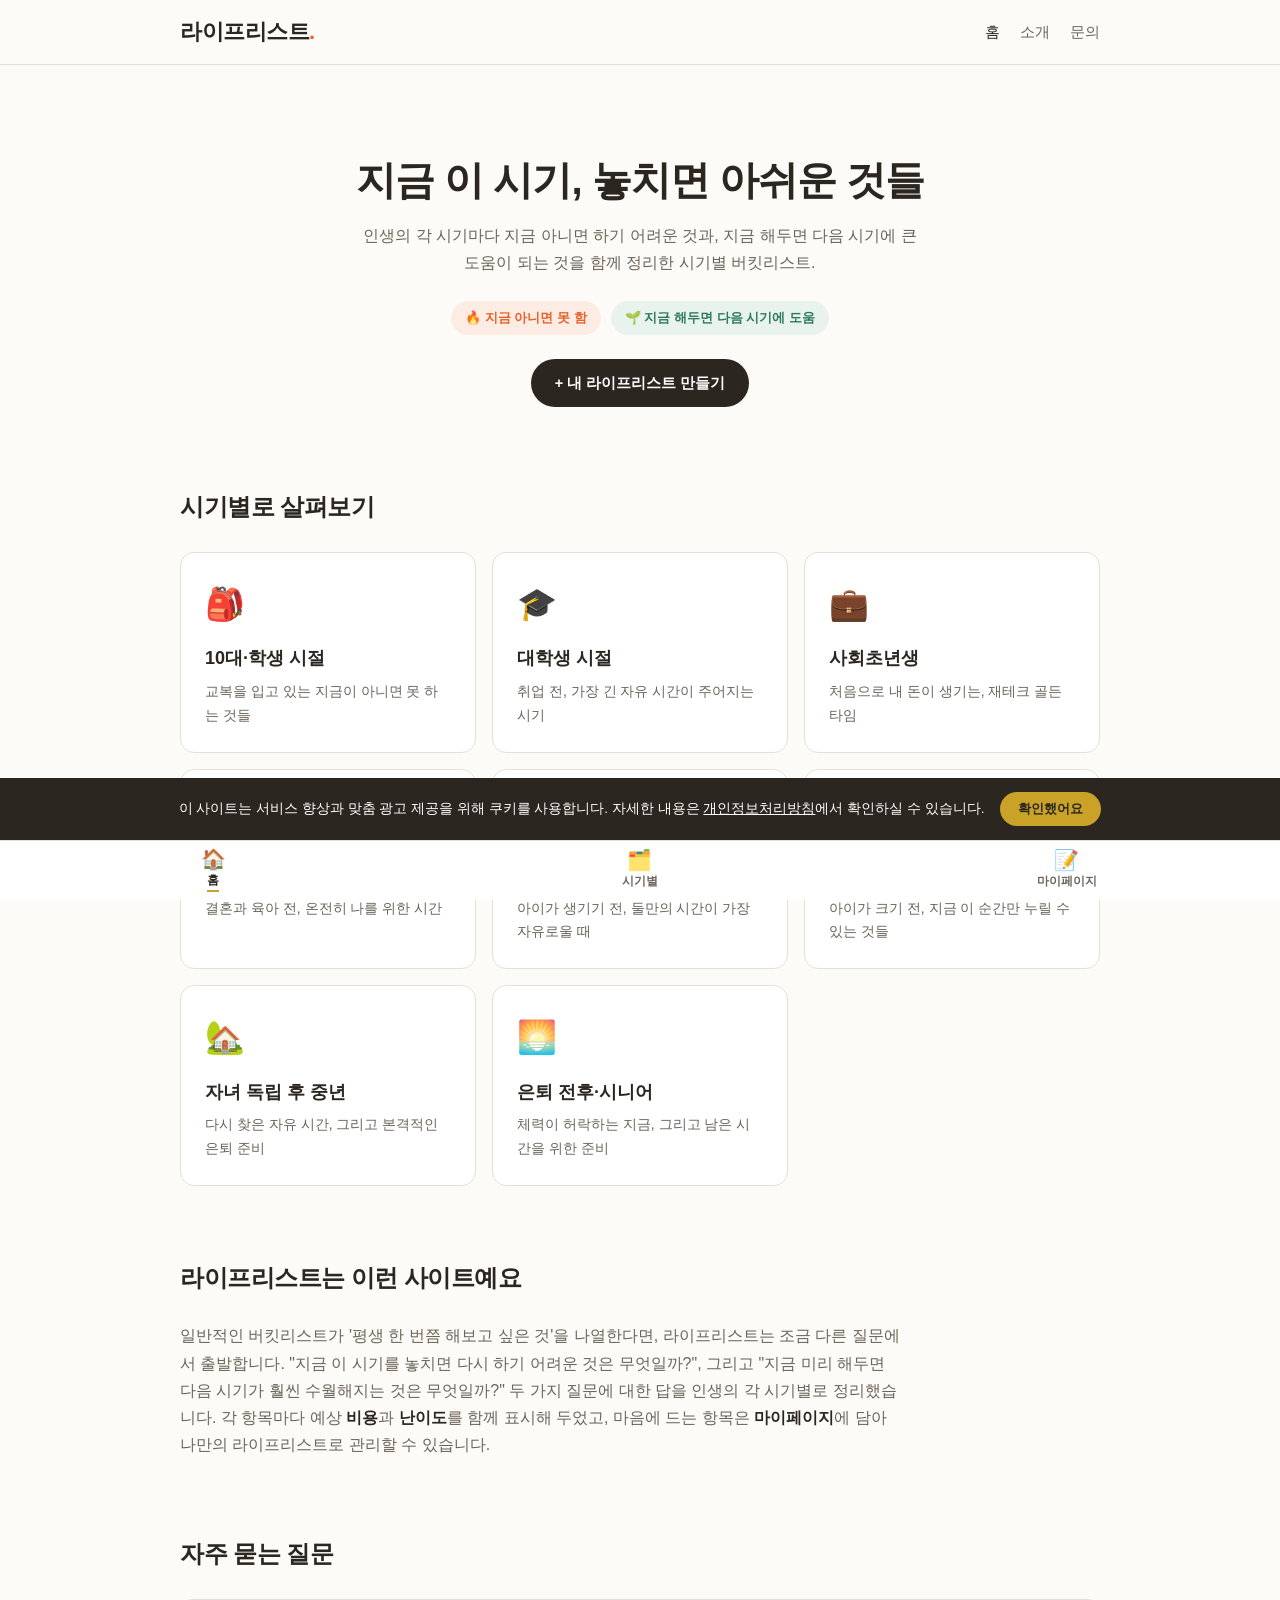
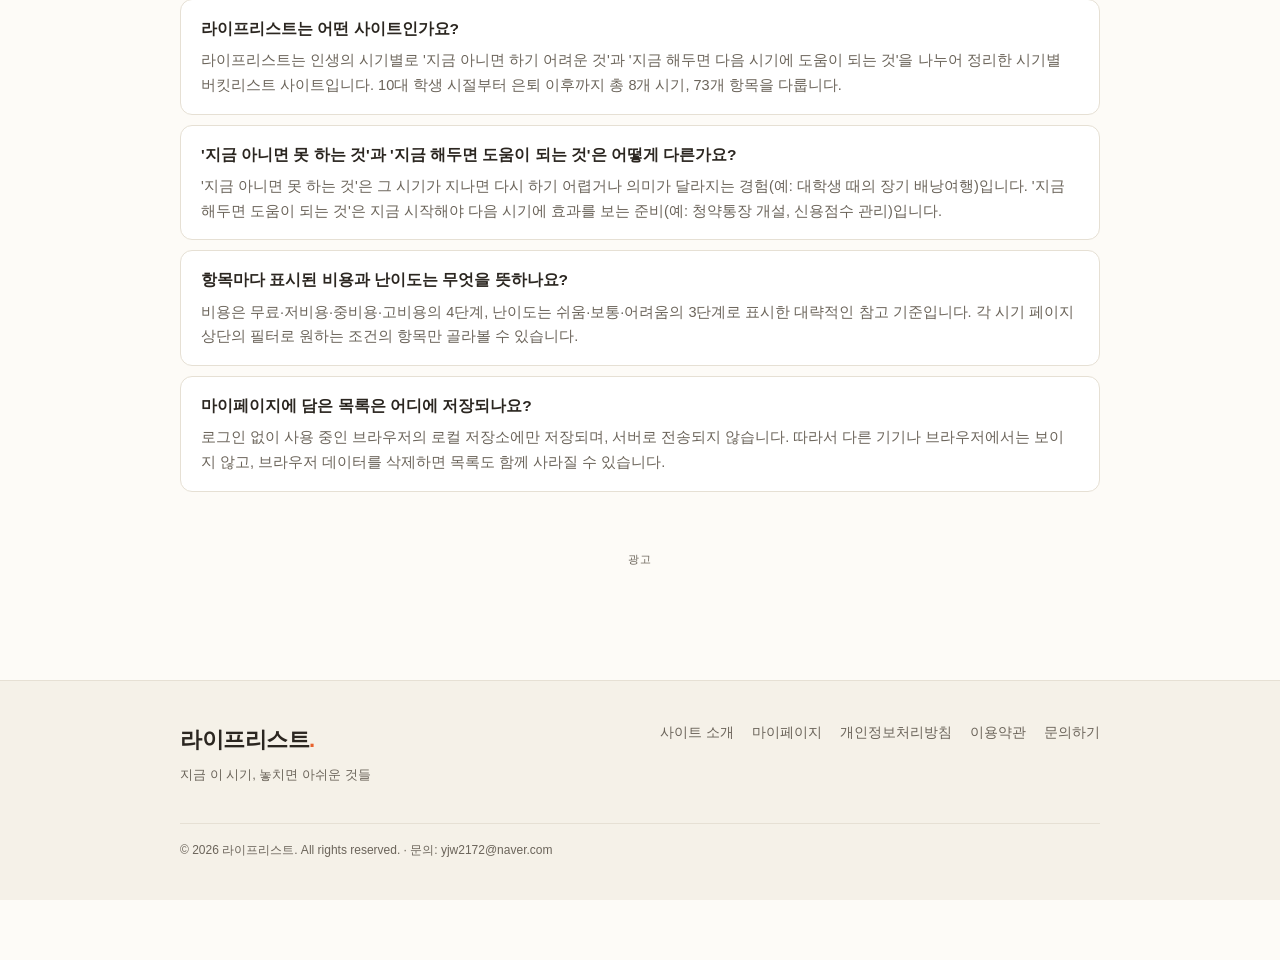
<file: index.html>
<!DOCTYPE html>
<html lang="ko">
<head>
<meta charset="UTF-8">
<meta name="viewport" content="width=device-width, initial-scale=1.0, viewport-fit=cover">
<title>라이프리스트 - 지금 이 시기, 놓치면 아쉬운 것들</title>
<meta name="description" content="인생의 각 시기마다 지금 아니면 하기 어려운 것과, 지금 해두면 다음 시기에 큰 도움이 되는 것을 함께 정리한 시기별 버킷리스트.">
<meta name="robots" content="index, follow, max-snippet:-1, max-image-preview:large">
<link rel="canonical" href="https://example-lifelist.vercel.app">
<meta property="og:title" content="라이프리스트 - 지금 이 시기, 놓치면 아쉬운 것들">
<meta property="og:description" content="인생의 각 시기마다 지금 아니면 하기 어려운 것과, 지금 해두면 다음 시기에 큰 도움이 되는 것을 함께 정리한 시기별 버킷리스트.">
<meta property="og:type" content="website">
<meta property="og:url" content="https://example-lifelist.vercel.app">
<meta property="og:locale" content="ko_KR">
<meta property="og:site_name" content="라이프리스트">
<meta name="naver-site-verification" content="d2c18578085fdac7f6232a9e1ecae478c88da880">
<link rel="icon" href="assets/favicon.svg" type="image/svg+xml">
<link rel="stylesheet" href="assets/style.css">
<script async src="https://pagead2.googlesyndication.com/pagead/js/adsbygoogle.js?client=ca-pub-2557338953436433" crossorigin="anonymous"></script>
<script type="application/ld+json">{"@context": "https://schema.org", "@graph": [{"@type": "Organization", "@id": "https://example-lifelist.vercel.app/#org", "name": "라이프리스트", "url": "https://example-lifelist.vercel.app", "email": "yjw2172@naver.com"}, {"@type": "WebSite", "@id": "https://example-lifelist.vercel.app/#website", "url": "https://example-lifelist.vercel.app", "name": "라이프리스트", "description": "인생의 각 시기마다 지금 아니면 하기 어려운 것과, 지금 해두면 다음 시기에 큰 도움이 되는 것을 함께 정리한 시기별 버킷리스트.", "inLanguage": "ko", "publisher": {"@id": "https://example-lifelist.vercel.app/#org"}}, {"@type": "CollectionPage", "@id": "https://example-lifelist.vercel.app/#page", "url": "https://example-lifelist.vercel.app", "name": "라이프리스트 - 지금 이 시기, 놓치면 아쉬운 것들", "description": "인생의 각 시기마다 지금 아니면 하기 어려운 것과, 지금 해두면 다음 시기에 큰 도움이 되는 것을 함께 정리한 시기별 버킷리스트.", "inLanguage": "ko", "isPartOf": {"@id": "https://example-lifelist.vercel.app/#website"}, "mainEntity": {"@type": "ItemList", "name": "시기별 버킷리스트", "itemListElement": [{"@type": "ListItem", "position": 1, "name": "10대·학생 시절", "description": "교복을 입고 있는 지금이 아니면 못 하는 것들", "url": "https://example-lifelist.vercel.app/categories/teen.html"}, {"@type": "ListItem", "position": 2, "name": "대학생 시절", "description": "취업 전, 가장 긴 자유 시간이 주어지는 시기", "url": "https://example-lifelist.vercel.app/categories/university.html"}, {"@type": "ListItem", "position": 3, "name": "사회초년생", "description": "처음으로 내 돈이 생기는, 재테크 골든타임", "url": "https://example-lifelist.vercel.app/categories/early-career.html"}, {"@type": "ListItem", "position": 4, "name": "미혼 20~30대", "description": "결혼과 육아 전, 온전히 나를 위한 시간", "url": "https://example-lifelist.vercel.app/categories/pre-marriage.html"}, {"@type": "ListItem", "position": 5, "name": "신혼부부 시기", "description": "아이가 생기기 전, 둘만의 시간이 가장 자유로울 때", "url": "https://example-lifelist.vercel.app/categories/newlywed.html"}, {"@type": "ListItem", "position": 6, "name": "육아기 부모", "description": "아이가 크기 전, 지금 이 순간만 누릴 수 있는 것들", "url": "https://example-lifelist.vercel.app/categories/parenting.html"}, {"@type": "ListItem", "position": 7, "name": "자녀 독립 후 중년", "description": "다시 찾은 자유 시간, 그리고 본격적인 은퇴 준비", "url": "https://example-lifelist.vercel.app/categories/empty-nest.html"}, {"@type": "ListItem", "position": 8, "name": "은퇴 전후·시니어", "description": "체력이 허락하는 지금, 그리고 남은 시간을 위한 준비", "url": "https://example-lifelist.vercel.app/categories/retirement.html"}]}}, {"@type": "FAQPage", "mainEntity": [{"@type": "Question", "name": "라이프리스트는 어떤 사이트인가요?", "acceptedAnswer": {"@type": "Answer", "text": "라이프리스트는 인생의 시기별로 '지금 아니면 하기 어려운 것'과 '지금 해두면 다음 시기에 도움이 되는 것'을 나누어 정리한 시기별 버킷리스트 사이트입니다. 10대 학생 시절부터 은퇴 이후까지 총 8개 시기, 73개 항목을 다룹니다."}}, {"@type": "Question", "name": "'지금 아니면 못 하는 것'과 '지금 해두면 도움이 되는 것'은 어떻게 다른가요?", "acceptedAnswer": {"@type": "Answer", "text": "'지금 아니면 못 하는 것'은 그 시기가 지나면 다시 하기 어렵거나 의미가 달라지는 경험(예: 대학생 때의 장기 배낭여행)입니다. '지금 해두면 도움이 되는 것'은 지금 시작해야 다음 시기에 효과를 보는 준비(예: 청약통장 개설, 신용점수 관리)입니다."}}, {"@type": "Question", "name": "항목마다 표시된 비용과 난이도는 무엇을 뜻하나요?", "acceptedAnswer": {"@type": "Answer", "text": "비용은 무료·저비용·중비용·고비용의 4단계, 난이도는 쉬움·보통·어려움의 3단계로 표시한 대략적인 참고 기준입니다. 각 시기 페이지 상단의 필터로 원하는 조건의 항목만 골라볼 수 있습니다."}}, {"@type": "Question", "name": "마이페이지에 담은 목록은 어디에 저장되나요?", "acceptedAnswer": {"@type": "Answer", "text": "로그인 없이 사용 중인 브라우저의 로컬 저장소에만 저장되며, 서버로 전송되지 않습니다. 따라서 다른 기기나 브라우저에서는 보이지 않고, 브라우저 데이터를 삭제하면 목록도 함께 사라질 수 있습니다."}}]}]}</script>
</head>
<body>
<header class="site-header">
  <div class="wrap header-inner">
    <a class="logo" href="index.html">라이프리스트<span class="logo-dot">.</span></a>
    <nav class="main-nav" aria-label="주요 메뉴">
      <a href="index.html" class="active">홈</a>
      <a href="about.html" class="">소개</a>
      <a href="contact.html" class="">문의</a>
    </nav>
  </div>
</header>

<main>
<section class="hero wrap">
  <h1>지금 이 시기, <br class="mobile-only">놓치면 아쉬운 것들</h1>
  <p class="hero-desc">인생의 각 시기마다 지금 아니면 하기 어려운 것과, 지금 해두면 다음 시기에 큰 도움이 되는 것을 함께 정리한 시기별 버킷리스트.</p>
  <div class="hero-legend">
    <span class="badge badge-fading">🔥 지금 아니면 못 함</span>
    <span class="badge badge-prep">🌱 지금 해두면 다음 시기에 도움</span>
  </div>
  <a class="btn-primary" href="mypage.html">+ 내 라이프리스트 만들기</a>
</section>
<section class="wrap cat-grid-section" id="categories">
  <h2 class="section-title">시기별로 살펴보기</h2>
  <div class="cat-grid">
    <a class="cat-card" href="categories/teen.html">
  <div class="cat-emoji">🎒</div>
  <h3>10대·학생 시절</h3>
  <p>교복을 입고 있는 지금이 아니면 못 하는 것들</p>
</a>
<a class="cat-card" href="categories/university.html">
  <div class="cat-emoji">🎓</div>
  <h3>대학생 시절</h3>
  <p>취업 전, 가장 긴 자유 시간이 주어지는 시기</p>
</a>
<a class="cat-card" href="categories/early-career.html">
  <div class="cat-emoji">💼</div>
  <h3>사회초년생</h3>
  <p>처음으로 내 돈이 생기는, 재테크 골든타임</p>
</a>
<a class="cat-card" href="categories/pre-marriage.html">
  <div class="cat-emoji">💫</div>
  <h3>미혼 20~30대</h3>
  <p>결혼과 육아 전, 온전히 나를 위한 시간</p>
</a>
<a class="cat-card" href="categories/newlywed.html">
  <div class="cat-emoji">💍</div>
  <h3>신혼부부 시기</h3>
  <p>아이가 생기기 전, 둘만의 시간이 가장 자유로울 때</p>
</a>
<a class="cat-card" href="categories/parenting.html">
  <div class="cat-emoji">👶</div>
  <h3>육아기 부모</h3>
  <p>아이가 크기 전, 지금 이 순간만 누릴 수 있는 것들</p>
</a>
<a class="cat-card" href="categories/empty-nest.html">
  <div class="cat-emoji">🏡</div>
  <h3>자녀 독립 후 중년</h3>
  <p>다시 찾은 자유 시간, 그리고 본격적인 은퇴 준비</p>
</a>
<a class="cat-card" href="categories/retirement.html">
  <div class="cat-emoji">🌅</div>
  <h3>은퇴 전후·시니어</h3>
  <p>체력이 허락하는 지금, 그리고 남은 시간을 위한 준비</p>
</a>

  </div>
</section>
<section class="wrap intro-block">
  <h2 class="section-title">라이프리스트는 이런 사이트예요</h2>
  <p>일반적인 버킷리스트가 '평생 한 번쯤 해보고 싶은 것'을 나열한다면, 라이프리스트는 조금 다른 질문에서 출발합니다.
  "지금 이 시기를 놓치면 다시 하기 어려운 것은 무엇일까?", 그리고 "지금 미리 해두면 다음 시기가 훨씬 수월해지는 것은 무엇일까?"
  두 가지 질문에 대한 답을 인생의 각 시기별로 정리했습니다. 각 항목마다 예상 <strong>비용</strong>과 <strong>난이도</strong>를 함께
  표시해 두었고, 마음에 드는 항목은 <strong>마이페이지</strong>에 담아 나만의 라이프리스트로 관리할 수 있습니다.</p>
</section>
<section class="wrap faq-section">
  <h2 class="section-title">자주 묻는 질문</h2>
  <div class="faq-item">
    <h3>라이프리스트는 어떤 사이트인가요?</h3>
    <p>라이프리스트는 인생의 시기별로 '지금 아니면 하기 어려운 것'과 '지금 해두면 다음 시기에 도움이 되는 것'을 나누어 정리한 시기별 버킷리스트 사이트입니다. 10대 학생 시절부터 은퇴 이후까지 총 8개 시기, 73개 항목을 다룹니다.</p>
  </div>
  <div class="faq-item">
    <h3>'지금 아니면 못 하는 것'과 '지금 해두면 도움이 되는 것'은 어떻게 다른가요?</h3>
    <p>'지금 아니면 못 하는 것'은 그 시기가 지나면 다시 하기 어렵거나 의미가 달라지는 경험(예: 대학생 때의 장기 배낭여행)입니다. '지금 해두면 도움이 되는 것'은 지금 시작해야 다음 시기에 효과를 보는 준비(예: 청약통장 개설, 신용점수 관리)입니다.</p>
  </div>
  <div class="faq-item">
    <h3>항목마다 표시된 비용과 난이도는 무엇을 뜻하나요?</h3>
    <p>비용은 무료·저비용·중비용·고비용의 4단계, 난이도는 쉬움·보통·어려움의 3단계로 표시한 대략적인 참고 기준입니다. 각 시기 페이지 상단의 필터로 원하는 조건의 항목만 골라볼 수 있습니다.</p>
  </div>
  <div class="faq-item">
    <h3>마이페이지에 담은 목록은 어디에 저장되나요?</h3>
    <p>로그인 없이 사용 중인 브라우저의 로컬 저장소에만 저장되며, 서버로 전송되지 않습니다. 따라서 다른 기기나 브라우저에서는 보이지 않고, 브라우저 데이터를 삭제하면 목록도 함께 사라질 수 있습니다.</p>
  </div>
</section>


<section class="wrap bottom-ad-section">
<div class="ad-slot">
  <span class="ad-slot-label">광고</span>
  <ins class="adsbygoogle"
       style="display:block"
       data-ad-client="ca-pub-2557338953436433"
       data-ad-slot="1111111111"
       data-ad-format="auto"
       data-full-width-responsive="true"></ins>
  <script>(adsbygoogle = window.adsbygoogle || []).push({});</script>
</div>

</section>
</main>
<footer class="site-footer">
  <div class="wrap footer-inner">
    <div class="footer-brand">
      <div class="logo">라이프리스트<span class="logo-dot">.</span></div>
      <p>지금 이 시기, 놓치면 아쉬운 것들</p>
    </div>
    <div class="footer-links">
      <a href="about.html">사이트 소개</a>
      <a href="mypage.html">마이페이지</a>
      <a href="privacy.html">개인정보처리방침</a>
      <a href="terms.html">이용약관</a>
      <a href="contact.html">문의하기</a>
    </div>
    <p class="footer-copy">&copy; 2026 라이프리스트. All rights reserved. &middot; 문의: yjw2172@naver.com</p>
  </div>
</footer>
<div id="cookie-consent" class="cookie-consent" hidden>
  <p>이 사이트는 서비스 향상과 맞춤 광고 제공을 위해 쿠키를 사용합니다. 자세한 내용은
    <a href="privacy.html">개인정보처리방침</a>에서 확인하실 수 있습니다.</p>
  <button id="cookie-accept" class="btn-accept" type="button">확인했어요</button>
</div>
<script src="assets/cookie-consent.js"></script>

<nav class="bottom-nav" aria-label="하단 메뉴">
  <a href="index.html" class="bn-item active"><span class="bn-icon">🏠</span><span class="bn-label">홈</span></a>
  <a href="index.html#categories" class="bn-item"><span class="bn-icon">🗂️</span><span class="bn-label">시기별</span></a>
  <a href="mypage.html" class="bn-item"><span class="bn-icon">📝</span><span class="bn-label">마이페이지</span></a>
</nav>


</body>
</html>
</file>
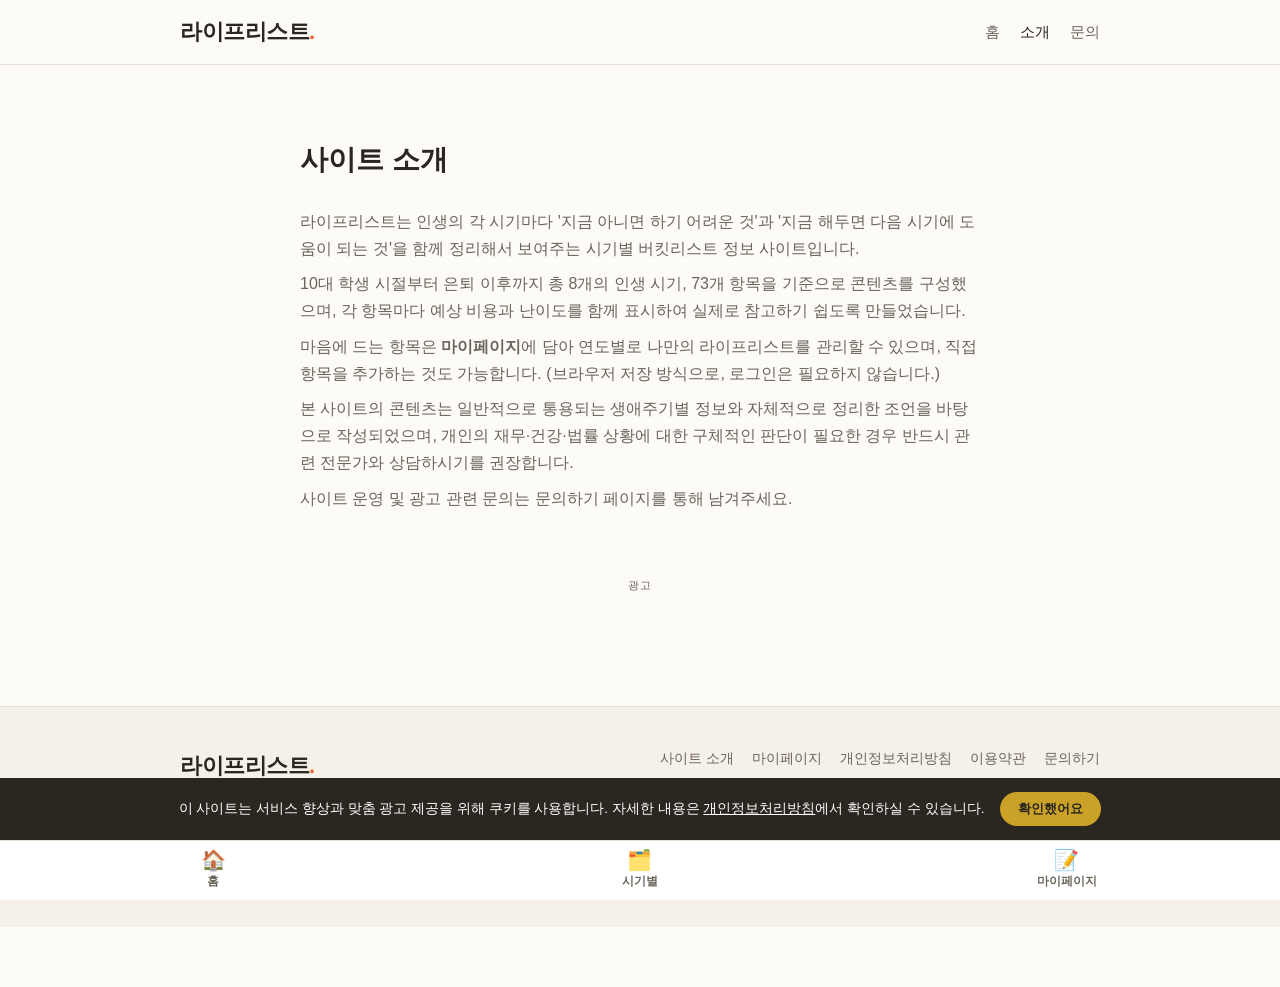
<file: about.html>
<!DOCTYPE html>
<html lang="ko">
<head>
<meta charset="UTF-8">
<meta name="viewport" content="width=device-width, initial-scale=1.0, viewport-fit=cover">
<title>사이트 소개 - 라이프리스트</title>
<meta name="description" content="라이프리스트 사이트 소개 페이지입니다.">
<meta name="robots" content="index, follow, max-snippet:-1, max-image-preview:large">
<link rel="canonical" href="https://example-lifelist.vercel.app/about.html">
<meta property="og:title" content="사이트 소개 - 라이프리스트">
<meta property="og:description" content="라이프리스트 사이트 소개 페이지입니다.">
<meta property="og:type" content="website">
<meta property="og:url" content="https://example-lifelist.vercel.app/about.html">
<meta property="og:locale" content="ko_KR">
<meta property="og:site_name" content="라이프리스트">
<meta name="naver-site-verification" content="d2c18578085fdac7f6232a9e1ecae478c88da880">
<link rel="icon" href="assets/favicon.svg" type="image/svg+xml">
<link rel="stylesheet" href="assets/style.css">
<script async src="https://pagead2.googlesyndication.com/pagead/js/adsbygoogle.js?client=ca-pub-2557338953436433" crossorigin="anonymous"></script>
<script type="application/ld+json">{"@context": "https://schema.org", "@graph": [{"@type": "Organization", "@id": "https://example-lifelist.vercel.app/#org", "name": "라이프리스트", "url": "https://example-lifelist.vercel.app", "email": "yjw2172@naver.com"}, {"@type": "WebSite", "@id": "https://example-lifelist.vercel.app/#website", "url": "https://example-lifelist.vercel.app", "name": "라이프리스트", "description": "인생의 각 시기마다 지금 아니면 하기 어려운 것과, 지금 해두면 다음 시기에 큰 도움이 되는 것을 함께 정리한 시기별 버킷리스트.", "inLanguage": "ko", "publisher": {"@id": "https://example-lifelist.vercel.app/#org"}}, {"@type": "AboutPage", "url": "https://example-lifelist.vercel.app/about.html", "name": "사이트 소개 - 라이프리스트", "inLanguage": "ko", "isPartOf": {"@id": "https://example-lifelist.vercel.app/#website"}, "about": {"@id": "https://example-lifelist.vercel.app/#org"}}]}</script>
</head>
<body>
<header class="site-header">
  <div class="wrap header-inner">
    <a class="logo" href="index.html">라이프리스트<span class="logo-dot">.</span></a>
    <nav class="main-nav" aria-label="주요 메뉴">
      <a href="index.html" class="">홈</a>
      <a href="about.html" class="active">소개</a>
      <a href="contact.html" class="">문의</a>
    </nav>
  </div>
</header>

<main>
<section class="wrap static-page">
  <h1>사이트 소개</h1>
  <p>라이프리스트는 인생의 각 시기마다 '지금 아니면 하기 어려운 것'과 '지금 해두면 다음 시기에 도움이 되는 것'을
  함께 정리해서 보여주는 시기별 버킷리스트 정보 사이트입니다.</p>
  <p>10대 학생 시절부터 은퇴 이후까지 총 8개의 인생 시기, 73개 항목을 기준으로 콘텐츠를 구성했으며,
  각 항목마다 예상 비용과 난이도를 함께 표시하여 실제로 참고하기 쉽도록 만들었습니다.</p>
  <p>마음에 드는 항목은 <strong>마이페이지</strong>에 담아 연도별로 나만의 라이프리스트를 관리할 수 있으며,
  직접 항목을 추가하는 것도 가능합니다. (브라우저 저장 방식으로, 로그인은 필요하지 않습니다.)</p>
  <p>본 사이트의 콘텐츠는 일반적으로 통용되는 생애주기별 정보와 자체적으로 정리한 조언을 바탕으로 작성되었으며,
  개인의 재무·건강·법률 상황에 대한 구체적인 판단이 필요한 경우 반드시 관련 전문가와 상담하시기를 권장합니다.</p>
  <p>사이트 운영 및 광고 관련 문의는 <a href="contact.html">문의하기</a> 페이지를 통해 남겨주세요.</p>
</section>

<section class="wrap bottom-ad-section">
<div class="ad-slot">
  <span class="ad-slot-label">광고</span>
  <ins class="adsbygoogle"
       style="display:block"
       data-ad-client="ca-pub-2557338953436433"
       data-ad-slot="1111111111"
       data-ad-format="auto"
       data-full-width-responsive="true"></ins>
  <script>(adsbygoogle = window.adsbygoogle || []).push({});</script>
</div>

</section>
</main>
<footer class="site-footer">
  <div class="wrap footer-inner">
    <div class="footer-brand">
      <div class="logo">라이프리스트<span class="logo-dot">.</span></div>
      <p>지금 이 시기, 놓치면 아쉬운 것들</p>
    </div>
    <div class="footer-links">
      <a href="about.html">사이트 소개</a>
      <a href="mypage.html">마이페이지</a>
      <a href="privacy.html">개인정보처리방침</a>
      <a href="terms.html">이용약관</a>
      <a href="contact.html">문의하기</a>
    </div>
    <p class="footer-copy">&copy; 2026 라이프리스트. All rights reserved. &middot; 문의: yjw2172@naver.com</p>
  </div>
</footer>
<div id="cookie-consent" class="cookie-consent" hidden>
  <p>이 사이트는 서비스 향상과 맞춤 광고 제공을 위해 쿠키를 사용합니다. 자세한 내용은
    <a href="privacy.html">개인정보처리방침</a>에서 확인하실 수 있습니다.</p>
  <button id="cookie-accept" class="btn-accept" type="button">확인했어요</button>
</div>
<script src="assets/cookie-consent.js"></script>

<nav class="bottom-nav" aria-label="하단 메뉴">
  <a href="index.html" class="bn-item"><span class="bn-icon">🏠</span><span class="bn-label">홈</span></a>
  <a href="index.html#categories" class="bn-item"><span class="bn-icon">🗂️</span><span class="bn-label">시기별</span></a>
  <a href="mypage.html" class="bn-item"><span class="bn-icon">📝</span><span class="bn-label">마이페이지</span></a>
</nav>


</body>
</html>
</file>
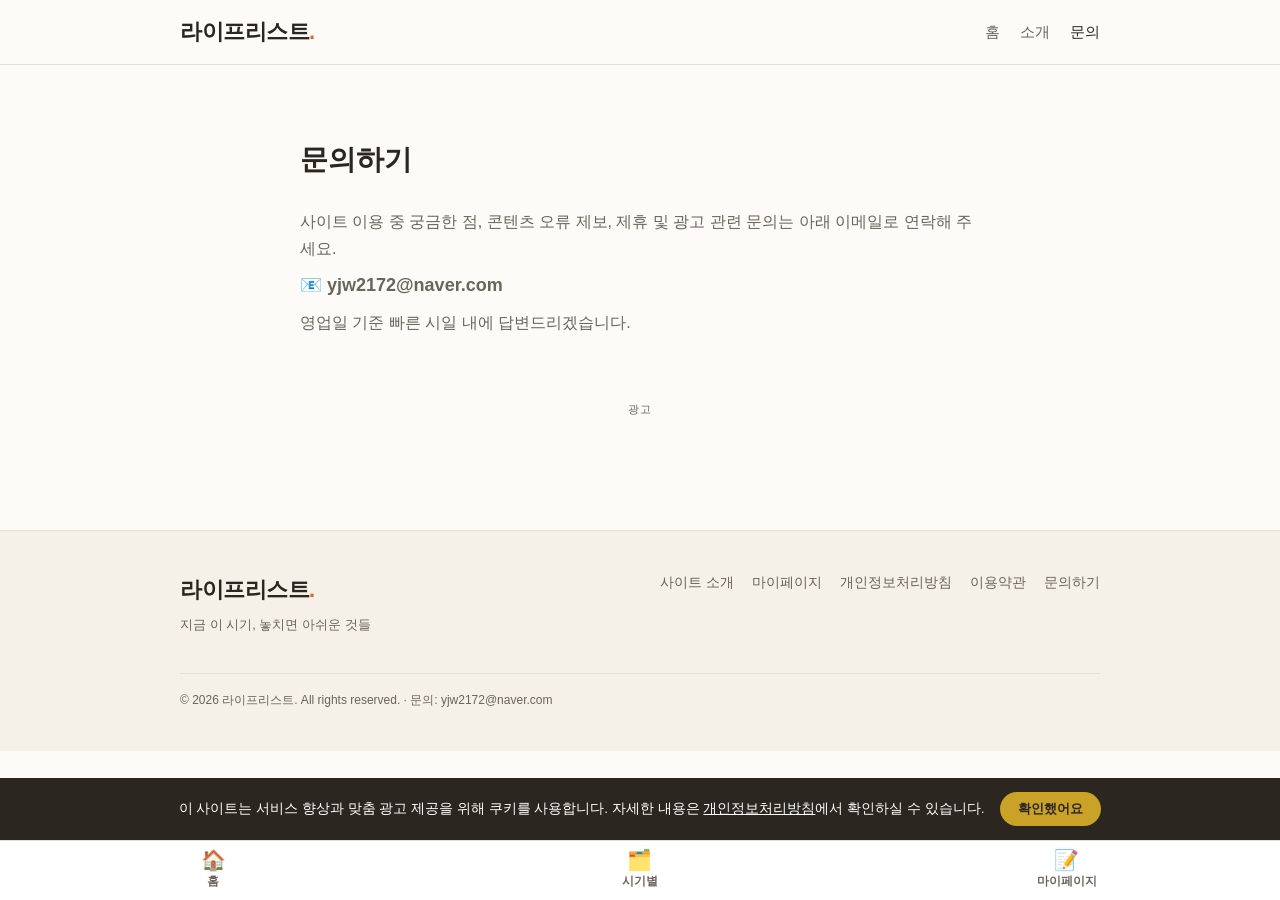
<file: contact.html>
<!DOCTYPE html>
<html lang="ko">
<head>
<meta charset="UTF-8">
<meta name="viewport" content="width=device-width, initial-scale=1.0, viewport-fit=cover">
<title>문의하기 - 라이프리스트</title>
<meta name="description" content="라이프리스트 사이트 문의 페이지입니다.">
<meta name="robots" content="index, follow, max-snippet:-1, max-image-preview:large">
<link rel="canonical" href="https://example-lifelist.vercel.app/contact.html">
<meta property="og:title" content="문의하기 - 라이프리스트">
<meta property="og:description" content="라이프리스트 사이트 문의 페이지입니다.">
<meta property="og:type" content="website">
<meta property="og:url" content="https://example-lifelist.vercel.app/contact.html">
<meta property="og:locale" content="ko_KR">
<meta property="og:site_name" content="라이프리스트">
<meta name="naver-site-verification" content="d2c18578085fdac7f6232a9e1ecae478c88da880">
<link rel="icon" href="assets/favicon.svg" type="image/svg+xml">
<link rel="stylesheet" href="assets/style.css">
<script async src="https://pagead2.googlesyndication.com/pagead/js/adsbygoogle.js?client=ca-pub-2557338953436433" crossorigin="anonymous"></script>

</head>
<body>
<header class="site-header">
  <div class="wrap header-inner">
    <a class="logo" href="index.html">라이프리스트<span class="logo-dot">.</span></a>
    <nav class="main-nav" aria-label="주요 메뉴">
      <a href="index.html" class="">홈</a>
      <a href="about.html" class="">소개</a>
      <a href="contact.html" class="active">문의</a>
    </nav>
  </div>
</header>

<main>
<section class="wrap static-page">
  <h1>문의하기</h1>
  <p>사이트 이용 중 궁금한 점, 콘텐츠 오류 제보, 제휴 및 광고 관련 문의는 아래 이메일로 연락해 주세요.</p>
  <p class="contact-email">📧 yjw2172@naver.com</p>
  <p>영업일 기준 빠른 시일 내에 답변드리겠습니다.</p>
</section>

<section class="wrap bottom-ad-section">
<div class="ad-slot">
  <span class="ad-slot-label">광고</span>
  <ins class="adsbygoogle"
       style="display:block"
       data-ad-client="ca-pub-2557338953436433"
       data-ad-slot="1111111111"
       data-ad-format="auto"
       data-full-width-responsive="true"></ins>
  <script>(adsbygoogle = window.adsbygoogle || []).push({});</script>
</div>

</section>
</main>
<footer class="site-footer">
  <div class="wrap footer-inner">
    <div class="footer-brand">
      <div class="logo">라이프리스트<span class="logo-dot">.</span></div>
      <p>지금 이 시기, 놓치면 아쉬운 것들</p>
    </div>
    <div class="footer-links">
      <a href="about.html">사이트 소개</a>
      <a href="mypage.html">마이페이지</a>
      <a href="privacy.html">개인정보처리방침</a>
      <a href="terms.html">이용약관</a>
      <a href="contact.html">문의하기</a>
    </div>
    <p class="footer-copy">&copy; 2026 라이프리스트. All rights reserved. &middot; 문의: yjw2172@naver.com</p>
  </div>
</footer>
<div id="cookie-consent" class="cookie-consent" hidden>
  <p>이 사이트는 서비스 향상과 맞춤 광고 제공을 위해 쿠키를 사용합니다. 자세한 내용은
    <a href="privacy.html">개인정보처리방침</a>에서 확인하실 수 있습니다.</p>
  <button id="cookie-accept" class="btn-accept" type="button">확인했어요</button>
</div>
<script src="assets/cookie-consent.js"></script>

<nav class="bottom-nav" aria-label="하단 메뉴">
  <a href="index.html" class="bn-item"><span class="bn-icon">🏠</span><span class="bn-label">홈</span></a>
  <a href="index.html#categories" class="bn-item"><span class="bn-icon">🗂️</span><span class="bn-label">시기별</span></a>
  <a href="mypage.html" class="bn-item"><span class="bn-icon">📝</span><span class="bn-label">마이페이지</span></a>
</nav>


</body>
</html>
</file>
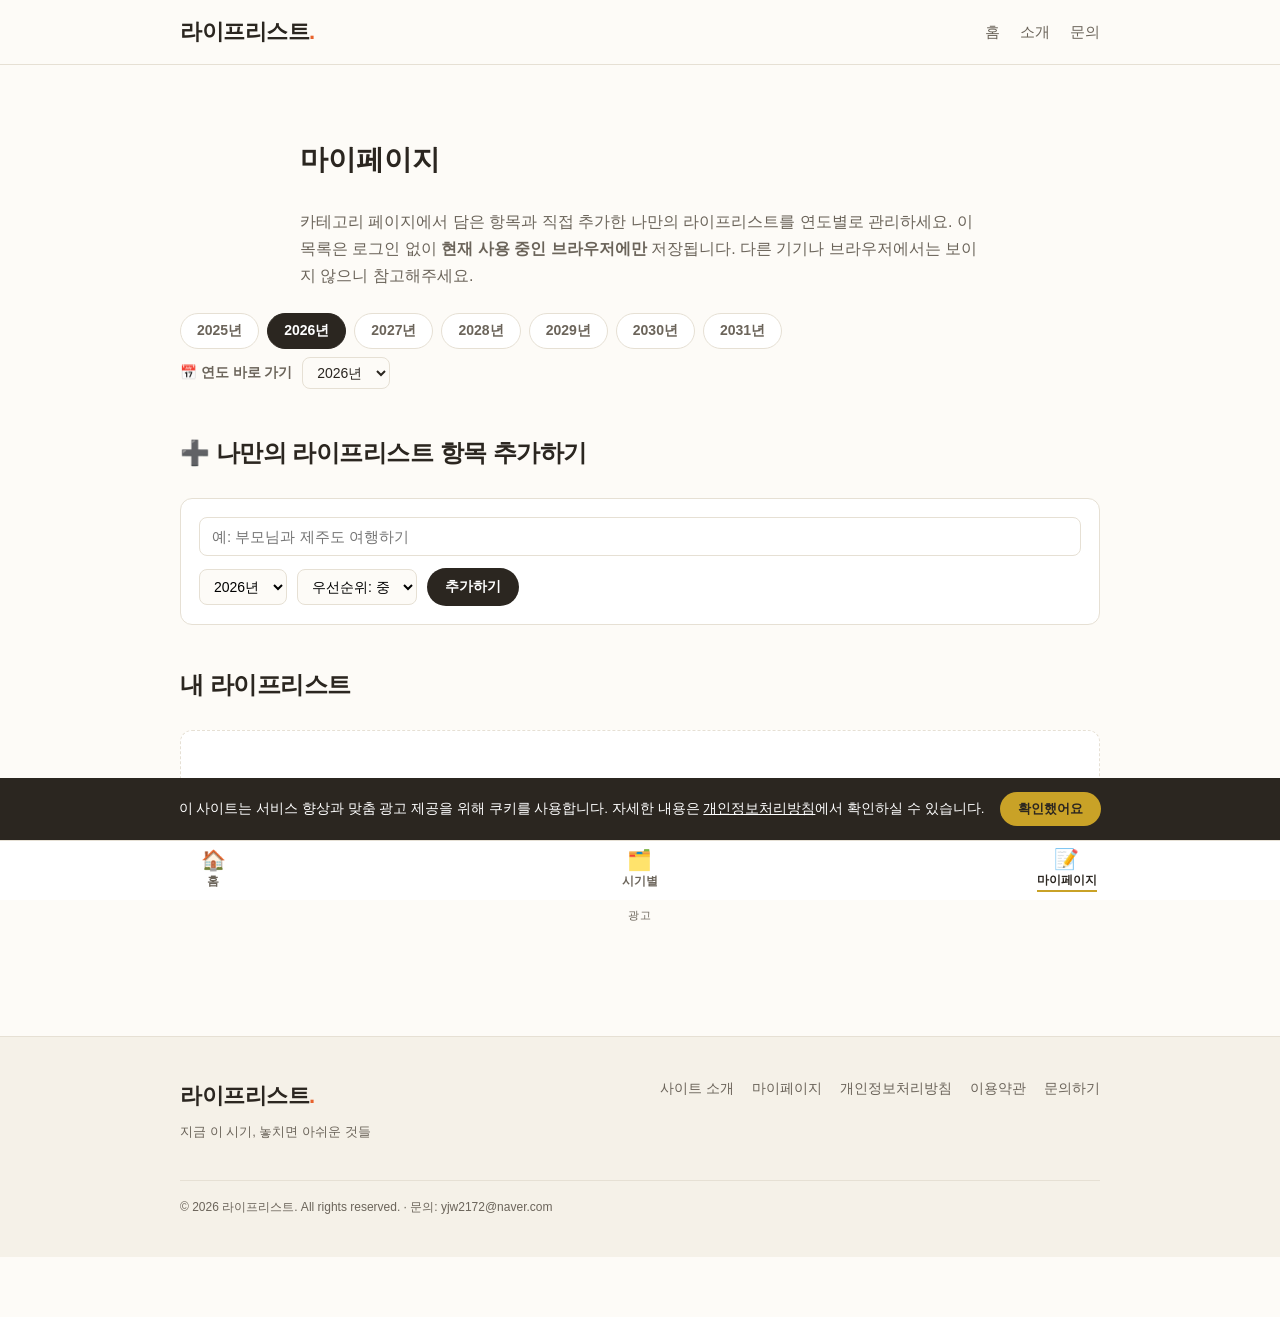
<file: mypage.html>
<!DOCTYPE html>
<html lang="ko">
<head>
<meta charset="UTF-8">
<meta name="viewport" content="width=device-width, initial-scale=1.0, viewport-fit=cover">
<title>마이페이지 - 라이프리스트</title>
<meta name="description" content="라이프리스트에서 담은 항목과 직접 추가한 나만의 라이프리스트를 연도별로 관리하세요.">
<meta name="robots" content="index, follow, max-snippet:-1, max-image-preview:large">
<link rel="canonical" href="https://example-lifelist.vercel.app/mypage.html">
<meta property="og:title" content="마이페이지 - 라이프리스트">
<meta property="og:description" content="라이프리스트에서 담은 항목과 직접 추가한 나만의 라이프리스트를 연도별로 관리하세요.">
<meta property="og:type" content="website">
<meta property="og:url" content="https://example-lifelist.vercel.app/mypage.html">
<meta property="og:locale" content="ko_KR">
<meta property="og:site_name" content="라이프리스트">
<meta name="naver-site-verification" content="d2c18578085fdac7f6232a9e1ecae478c88da880">
<link rel="icon" href="assets/favicon.svg" type="image/svg+xml">
<link rel="stylesheet" href="assets/style.css">
<script async src="https://pagead2.googlesyndication.com/pagead/js/adsbygoogle.js?client=ca-pub-2557338953436433" crossorigin="anonymous"></script>

</head>
<body>
<header class="site-header">
  <div class="wrap header-inner">
    <a class="logo" href="index.html">라이프리스트<span class="logo-dot">.</span></a>
    <nav class="main-nav" aria-label="주요 메뉴">
      <a href="index.html" class="">홈</a>
      <a href="about.html" class="">소개</a>
      <a href="contact.html" class="">문의</a>
    </nav>
  </div>
</header>

<main>
<section class="wrap static-page mypage-header">
  <h1>마이페이지</h1>
  <p>카테고리 페이지에서 담은 항목과 직접 추가한 나만의 라이프리스트를 연도별로 관리하세요.
  이 목록은 로그인 없이 <strong>현재 사용 중인 브라우저에만</strong> 저장됩니다. 다른 기기나 브라우저에서는 보이지 않으니 참고해주세요.</p>
</section>

<section class="wrap">
  <div id="year-tabs" class="year-tabs"></div>
  <div class="year-jump-row">
    <label for="year-jump">📅 연도 바로 가기</label>
    <select id="year-jump"></select>
  </div>
</section>

<section class="wrap">
  <h2 class="section-title">➕ 나만의 라이프리스트 항목 추가하기</h2>
  <form id="custom-add-form" class="add-form">
    <input type="text" id="custom-title" placeholder="예: 부모님과 제주도 여행하기" required maxlength="60">
    <div class="add-form-row">
      <select id="custom-year"></select>
      <select id="custom-priority">
        <option value="상">우선순위: 상</option>
        <option value="중" selected>우선순위: 중</option>
        <option value="하">우선순위: 하</option>
      </select>
      <button type="submit" class="btn-primary btn-small">추가하기</button>
    </div>
  </form>
</section>

<section class="wrap">
  <h2 class="section-title">내 라이프리스트</h2>
  <div id="mypage-list"></div>
</section>

<section class="wrap bottom-ad-section">
<div class="ad-slot">
  <span class="ad-slot-label">광고</span>
  <ins class="adsbygoogle"
       style="display:block"
       data-ad-client="ca-pub-2557338953436433"
       data-ad-slot="1111111111"
       data-ad-format="auto"
       data-full-width-responsive="true"></ins>
  <script>(adsbygoogle = window.adsbygoogle || []).push({});</script>
</div>

</section>
</main>
<footer class="site-footer">
  <div class="wrap footer-inner">
    <div class="footer-brand">
      <div class="logo">라이프리스트<span class="logo-dot">.</span></div>
      <p>지금 이 시기, 놓치면 아쉬운 것들</p>
    </div>
    <div class="footer-links">
      <a href="about.html">사이트 소개</a>
      <a href="mypage.html">마이페이지</a>
      <a href="privacy.html">개인정보처리방침</a>
      <a href="terms.html">이용약관</a>
      <a href="contact.html">문의하기</a>
    </div>
    <p class="footer-copy">&copy; 2026 라이프리스트. All rights reserved. &middot; 문의: yjw2172@naver.com</p>
  </div>
</footer>
<div id="cookie-consent" class="cookie-consent" hidden>
  <p>이 사이트는 서비스 향상과 맞춤 광고 제공을 위해 쿠키를 사용합니다. 자세한 내용은
    <a href="privacy.html">개인정보처리방침</a>에서 확인하실 수 있습니다.</p>
  <button id="cookie-accept" class="btn-accept" type="button">확인했어요</button>
</div>
<script src="assets/cookie-consent.js"></script>

<nav class="bottom-nav" aria-label="하단 메뉴">
  <a href="index.html" class="bn-item"><span class="bn-icon">🏠</span><span class="bn-label">홈</span></a>
  <a href="index.html#categories" class="bn-item"><span class="bn-icon">🗂️</span><span class="bn-label">시기별</span></a>
  <a href="mypage.html" class="bn-item active"><span class="bn-icon">📝</span><span class="bn-label">마이페이지</span></a>
</nav>

<script src="assets/mylist.js"></script><script src="assets/mypage.js"></script>
</body>
</html>
</file>
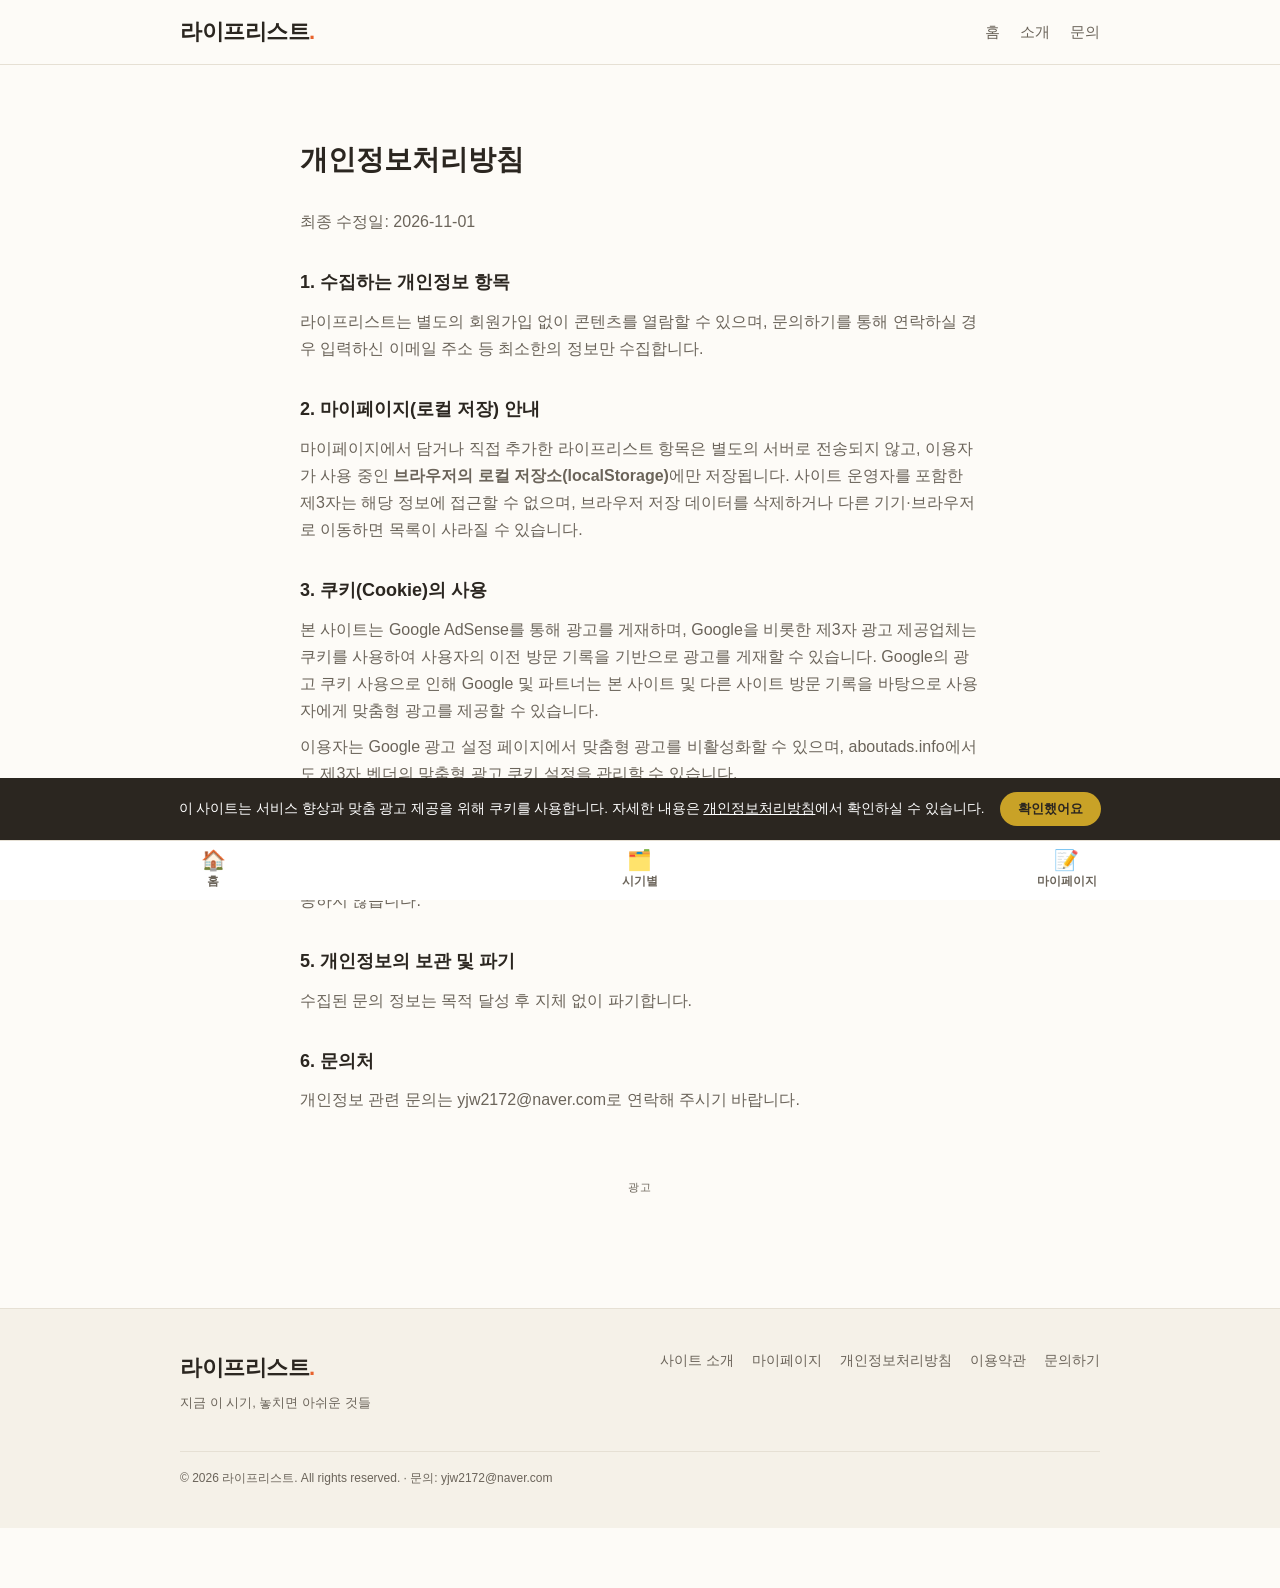
<file: privacy.html>
<!DOCTYPE html>
<html lang="ko">
<head>
<meta charset="UTF-8">
<meta name="viewport" content="width=device-width, initial-scale=1.0, viewport-fit=cover">
<title>개인정보처리방침 - 라이프리스트</title>
<meta name="description" content="라이프리스트 개인정보처리방침 페이지입니다.">
<meta name="robots" content="index, follow, max-snippet:-1, max-image-preview:large">
<link rel="canonical" href="https://example-lifelist.vercel.app/privacy.html">
<meta property="og:title" content="개인정보처리방침 - 라이프리스트">
<meta property="og:description" content="라이프리스트 개인정보처리방침 페이지입니다.">
<meta property="og:type" content="website">
<meta property="og:url" content="https://example-lifelist.vercel.app/privacy.html">
<meta property="og:locale" content="ko_KR">
<meta property="og:site_name" content="라이프리스트">
<meta name="naver-site-verification" content="d2c18578085fdac7f6232a9e1ecae478c88da880">
<link rel="icon" href="assets/favicon.svg" type="image/svg+xml">
<link rel="stylesheet" href="assets/style.css">
<script async src="https://pagead2.googlesyndication.com/pagead/js/adsbygoogle.js?client=ca-pub-2557338953436433" crossorigin="anonymous"></script>

</head>
<body>
<header class="site-header">
  <div class="wrap header-inner">
    <a class="logo" href="index.html">라이프리스트<span class="logo-dot">.</span></a>
    <nav class="main-nav" aria-label="주요 메뉴">
      <a href="index.html" class="">홈</a>
      <a href="about.html" class="">소개</a>
      <a href="contact.html" class="">문의</a>
    </nav>
  </div>
</header>

<main>
<section class="wrap static-page">
  <h1>개인정보처리방침</h1>
  <p>최종 수정일: 2026-11-01</p>

  <h2>1. 수집하는 개인정보 항목</h2>
  <p>라이프리스트는 별도의 회원가입 없이 콘텐츠를 열람할 수 있으며, 문의하기를 통해 연락하실 경우 입력하신
  이메일 주소 등 최소한의 정보만 수집합니다.</p>

  <h2>2. 마이페이지(로컬 저장) 안내</h2>
  <p>마이페이지에서 담거나 직접 추가한 라이프리스트 항목은 별도의 서버로 전송되지 않고, 이용자가 사용 중인
  <strong>브라우저의 로컬 저장소(localStorage)</strong>에만 저장됩니다. 사이트 운영자를 포함한 제3자는 해당 정보에
  접근할 수 없으며, 브라우저 저장 데이터를 삭제하거나 다른 기기·브라우저로 이동하면 목록이 사라질 수 있습니다.</p>

  <h2>3. 쿠키(Cookie)의 사용</h2>
  <p>본 사이트는 Google AdSense를 통해 광고를 게재하며, Google을 비롯한 제3자 광고 제공업체는 쿠키를 사용하여
  사용자의 이전 방문 기록을 기반으로 광고를 게재할 수 있습니다. Google의 광고 쿠키 사용으로 인해 Google 및
  파트너는 본 사이트 및 다른 사이트 방문 기록을 바탕으로 사용자에게 맞춤형 광고를 제공할 수 있습니다.</p>
  <p>이용자는 <a href="https://adssettings.google.com/authenticated" target="_blank" rel="noopener noreferrer">Google 광고 설정 페이지</a>에서
  맞춤형 광고를 비활성화할 수 있으며, <a href="https://www.aboutads.info/choices/" target="_blank" rel="noopener noreferrer">aboutads.info</a>에서도
  제3자 벤더의 맞춤형 광고 쿠키 설정을 관리할 수 있습니다.</p>

  <h2>4. 개인정보의 이용 목적</h2>
  <p>수집된 정보는 문의 응대, 서비스 개선, 통계 분석 목적으로만 사용되며 제3자에게 판매하거나 제공하지 않습니다.</p>

  <h2>5. 개인정보의 보관 및 파기</h2>
  <p>수집된 문의 정보는 목적 달성 후 지체 없이 파기합니다.</p>

  <h2>6. 문의처</h2>
  <p>개인정보 관련 문의는 yjw2172@naver.com로 연락해 주시기 바랍니다.</p>
</section>

<section class="wrap bottom-ad-section">
<div class="ad-slot">
  <span class="ad-slot-label">광고</span>
  <ins class="adsbygoogle"
       style="display:block"
       data-ad-client="ca-pub-2557338953436433"
       data-ad-slot="1111111111"
       data-ad-format="auto"
       data-full-width-responsive="true"></ins>
  <script>(adsbygoogle = window.adsbygoogle || []).push({});</script>
</div>

</section>
</main>
<footer class="site-footer">
  <div class="wrap footer-inner">
    <div class="footer-brand">
      <div class="logo">라이프리스트<span class="logo-dot">.</span></div>
      <p>지금 이 시기, 놓치면 아쉬운 것들</p>
    </div>
    <div class="footer-links">
      <a href="about.html">사이트 소개</a>
      <a href="mypage.html">마이페이지</a>
      <a href="privacy.html">개인정보처리방침</a>
      <a href="terms.html">이용약관</a>
      <a href="contact.html">문의하기</a>
    </div>
    <p class="footer-copy">&copy; 2026 라이프리스트. All rights reserved. &middot; 문의: yjw2172@naver.com</p>
  </div>
</footer>
<div id="cookie-consent" class="cookie-consent" hidden>
  <p>이 사이트는 서비스 향상과 맞춤 광고 제공을 위해 쿠키를 사용합니다. 자세한 내용은
    <a href="privacy.html">개인정보처리방침</a>에서 확인하실 수 있습니다.</p>
  <button id="cookie-accept" class="btn-accept" type="button">확인했어요</button>
</div>
<script src="assets/cookie-consent.js"></script>

<nav class="bottom-nav" aria-label="하단 메뉴">
  <a href="index.html" class="bn-item"><span class="bn-icon">🏠</span><span class="bn-label">홈</span></a>
  <a href="index.html#categories" class="bn-item"><span class="bn-icon">🗂️</span><span class="bn-label">시기별</span></a>
  <a href="mypage.html" class="bn-item"><span class="bn-icon">📝</span><span class="bn-label">마이페이지</span></a>
</nav>


</body>
</html>
</file>
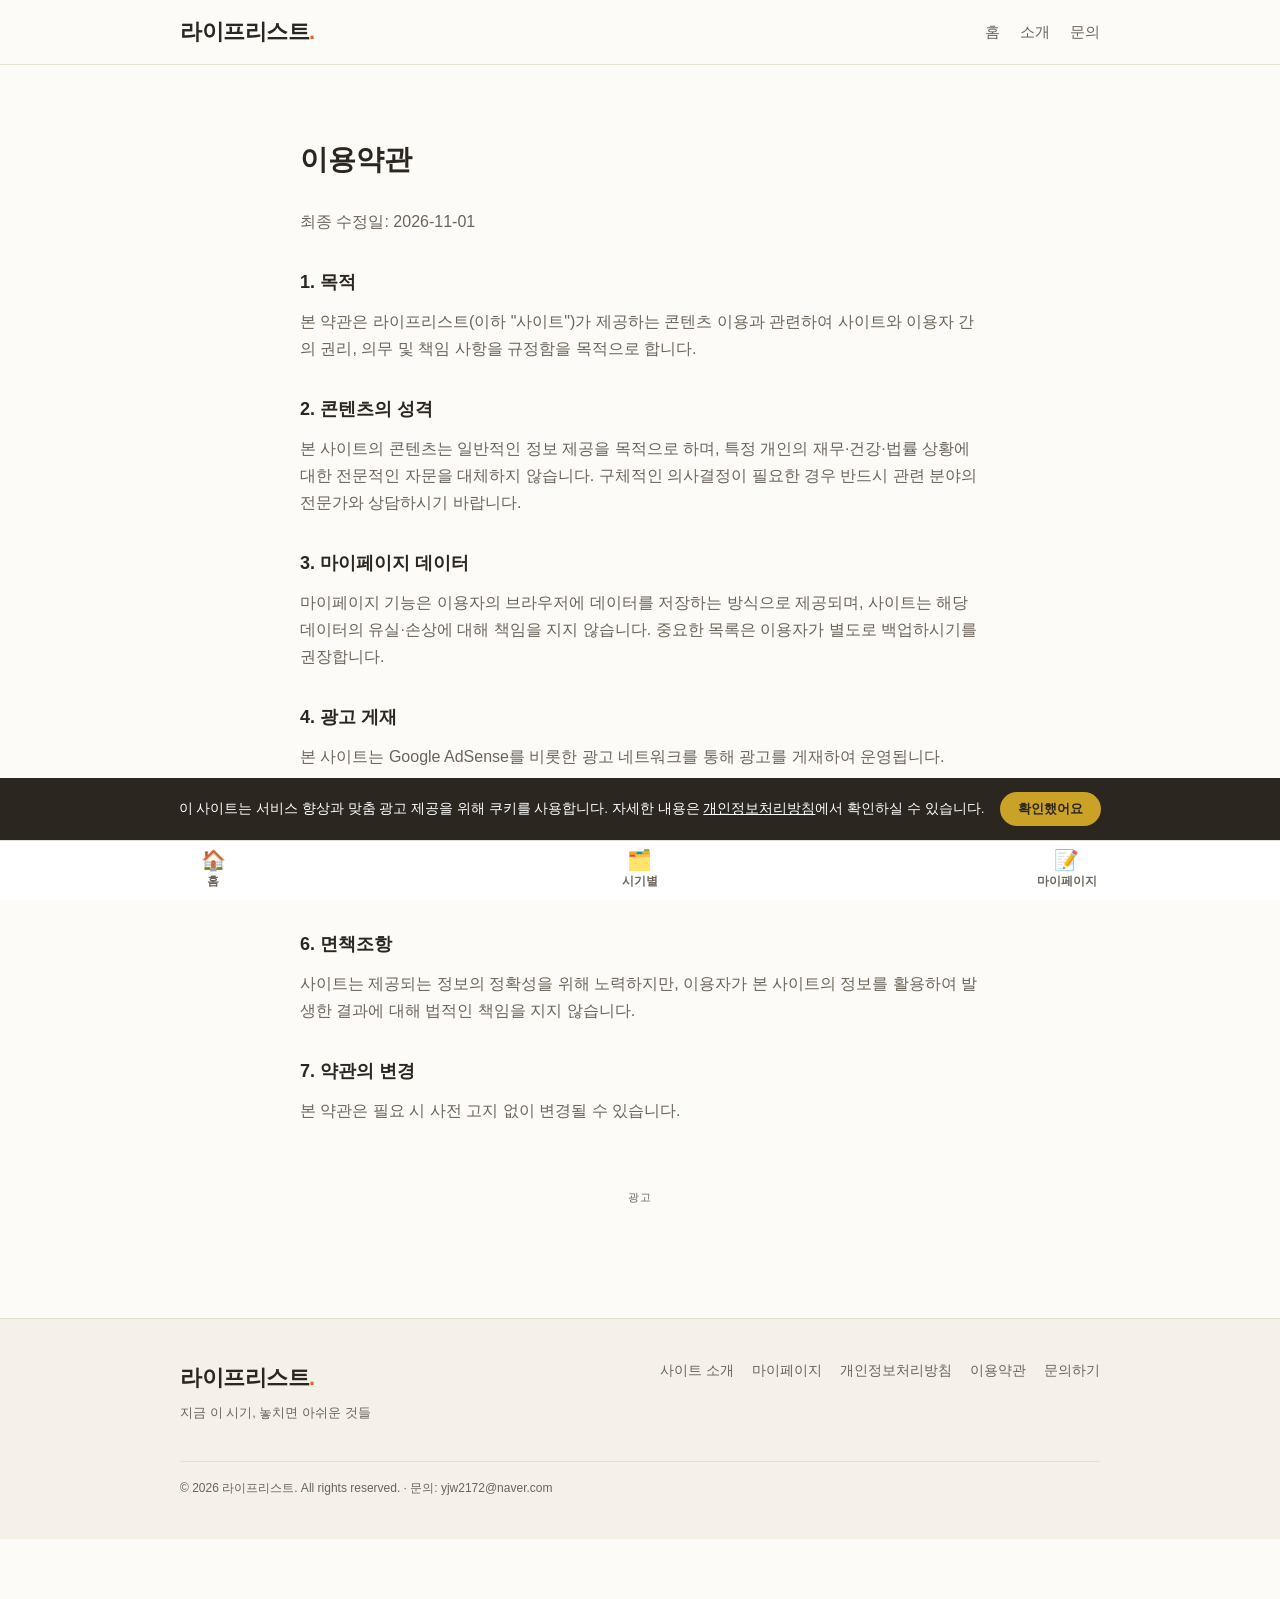
<file: terms.html>
<!DOCTYPE html>
<html lang="ko">
<head>
<meta charset="UTF-8">
<meta name="viewport" content="width=device-width, initial-scale=1.0, viewport-fit=cover">
<title>이용약관 - 라이프리스트</title>
<meta name="description" content="라이프리스트 이용약관 페이지입니다.">
<meta name="robots" content="index, follow, max-snippet:-1, max-image-preview:large">
<link rel="canonical" href="https://example-lifelist.vercel.app/terms.html">
<meta property="og:title" content="이용약관 - 라이프리스트">
<meta property="og:description" content="라이프리스트 이용약관 페이지입니다.">
<meta property="og:type" content="website">
<meta property="og:url" content="https://example-lifelist.vercel.app/terms.html">
<meta property="og:locale" content="ko_KR">
<meta property="og:site_name" content="라이프리스트">
<meta name="naver-site-verification" content="d2c18578085fdac7f6232a9e1ecae478c88da880">
<link rel="icon" href="assets/favicon.svg" type="image/svg+xml">
<link rel="stylesheet" href="assets/style.css">
<script async src="https://pagead2.googlesyndication.com/pagead/js/adsbygoogle.js?client=ca-pub-2557338953436433" crossorigin="anonymous"></script>

</head>
<body>
<header class="site-header">
  <div class="wrap header-inner">
    <a class="logo" href="index.html">라이프리스트<span class="logo-dot">.</span></a>
    <nav class="main-nav" aria-label="주요 메뉴">
      <a href="index.html" class="">홈</a>
      <a href="about.html" class="">소개</a>
      <a href="contact.html" class="">문의</a>
    </nav>
  </div>
</header>

<main>
<section class="wrap static-page">
  <h1>이용약관</h1>
  <p>최종 수정일: 2026-11-01</p>

  <h2>1. 목적</h2>
  <p>본 약관은 라이프리스트(이하 "사이트")가 제공하는 콘텐츠 이용과 관련하여 사이트와 이용자 간의 권리, 의무 및
  책임 사항을 규정함을 목적으로 합니다.</p>

  <h2>2. 콘텐츠의 성격</h2>
  <p>본 사이트의 콘텐츠는 일반적인 정보 제공을 목적으로 하며, 특정 개인의 재무·건강·법률 상황에 대한
  전문적인 자문을 대체하지 않습니다. 구체적인 의사결정이 필요한 경우 반드시 관련 분야의 전문가와 상담하시기 바랍니다.</p>

  <h2>3. 마이페이지 데이터</h2>
  <p>마이페이지 기능은 이용자의 브라우저에 데이터를 저장하는 방식으로 제공되며, 사이트는 해당 데이터의 유실·손상에
  대해 책임을 지지 않습니다. 중요한 목록은 이용자가 별도로 백업하시기를 권장합니다.</p>

  <h2>4. 광고 게재</h2>
  <p>본 사이트는 Google AdSense를 비롯한 광고 네트워크를 통해 광고를 게재하여 운영됩니다.</p>

  <h2>5. 저작권</h2>
  <p>본 사이트에 게재된 모든 콘텐츠의 저작권은 라이프리스트에 있으며, 무단 복제 및 배포를 금지합니다.</p>

  <h2>6. 면책조항</h2>
  <p>사이트는 제공되는 정보의 정확성을 위해 노력하지만, 이용자가 본 사이트의 정보를 활용하여 발생한 결과에 대해
  법적인 책임을 지지 않습니다.</p>

  <h2>7. 약관의 변경</h2>
  <p>본 약관은 필요 시 사전 고지 없이 변경될 수 있습니다.</p>
</section>

<section class="wrap bottom-ad-section">
<div class="ad-slot">
  <span class="ad-slot-label">광고</span>
  <ins class="adsbygoogle"
       style="display:block"
       data-ad-client="ca-pub-2557338953436433"
       data-ad-slot="1111111111"
       data-ad-format="auto"
       data-full-width-responsive="true"></ins>
  <script>(adsbygoogle = window.adsbygoogle || []).push({});</script>
</div>

</section>
</main>
<footer class="site-footer">
  <div class="wrap footer-inner">
    <div class="footer-brand">
      <div class="logo">라이프리스트<span class="logo-dot">.</span></div>
      <p>지금 이 시기, 놓치면 아쉬운 것들</p>
    </div>
    <div class="footer-links">
      <a href="about.html">사이트 소개</a>
      <a href="mypage.html">마이페이지</a>
      <a href="privacy.html">개인정보처리방침</a>
      <a href="terms.html">이용약관</a>
      <a href="contact.html">문의하기</a>
    </div>
    <p class="footer-copy">&copy; 2026 라이프리스트. All rights reserved. &middot; 문의: yjw2172@naver.com</p>
  </div>
</footer>
<div id="cookie-consent" class="cookie-consent" hidden>
  <p>이 사이트는 서비스 향상과 맞춤 광고 제공을 위해 쿠키를 사용합니다. 자세한 내용은
    <a href="privacy.html">개인정보처리방침</a>에서 확인하실 수 있습니다.</p>
  <button id="cookie-accept" class="btn-accept" type="button">확인했어요</button>
</div>
<script src="assets/cookie-consent.js"></script>

<nav class="bottom-nav" aria-label="하단 메뉴">
  <a href="index.html" class="bn-item"><span class="bn-icon">🏠</span><span class="bn-label">홈</span></a>
  <a href="index.html#categories" class="bn-item"><span class="bn-icon">🗂️</span><span class="bn-label">시기별</span></a>
  <a href="mypage.html" class="bn-item"><span class="bn-icon">📝</span><span class="bn-label">마이페이지</span></a>
</nav>


</body>
</html>
</file>
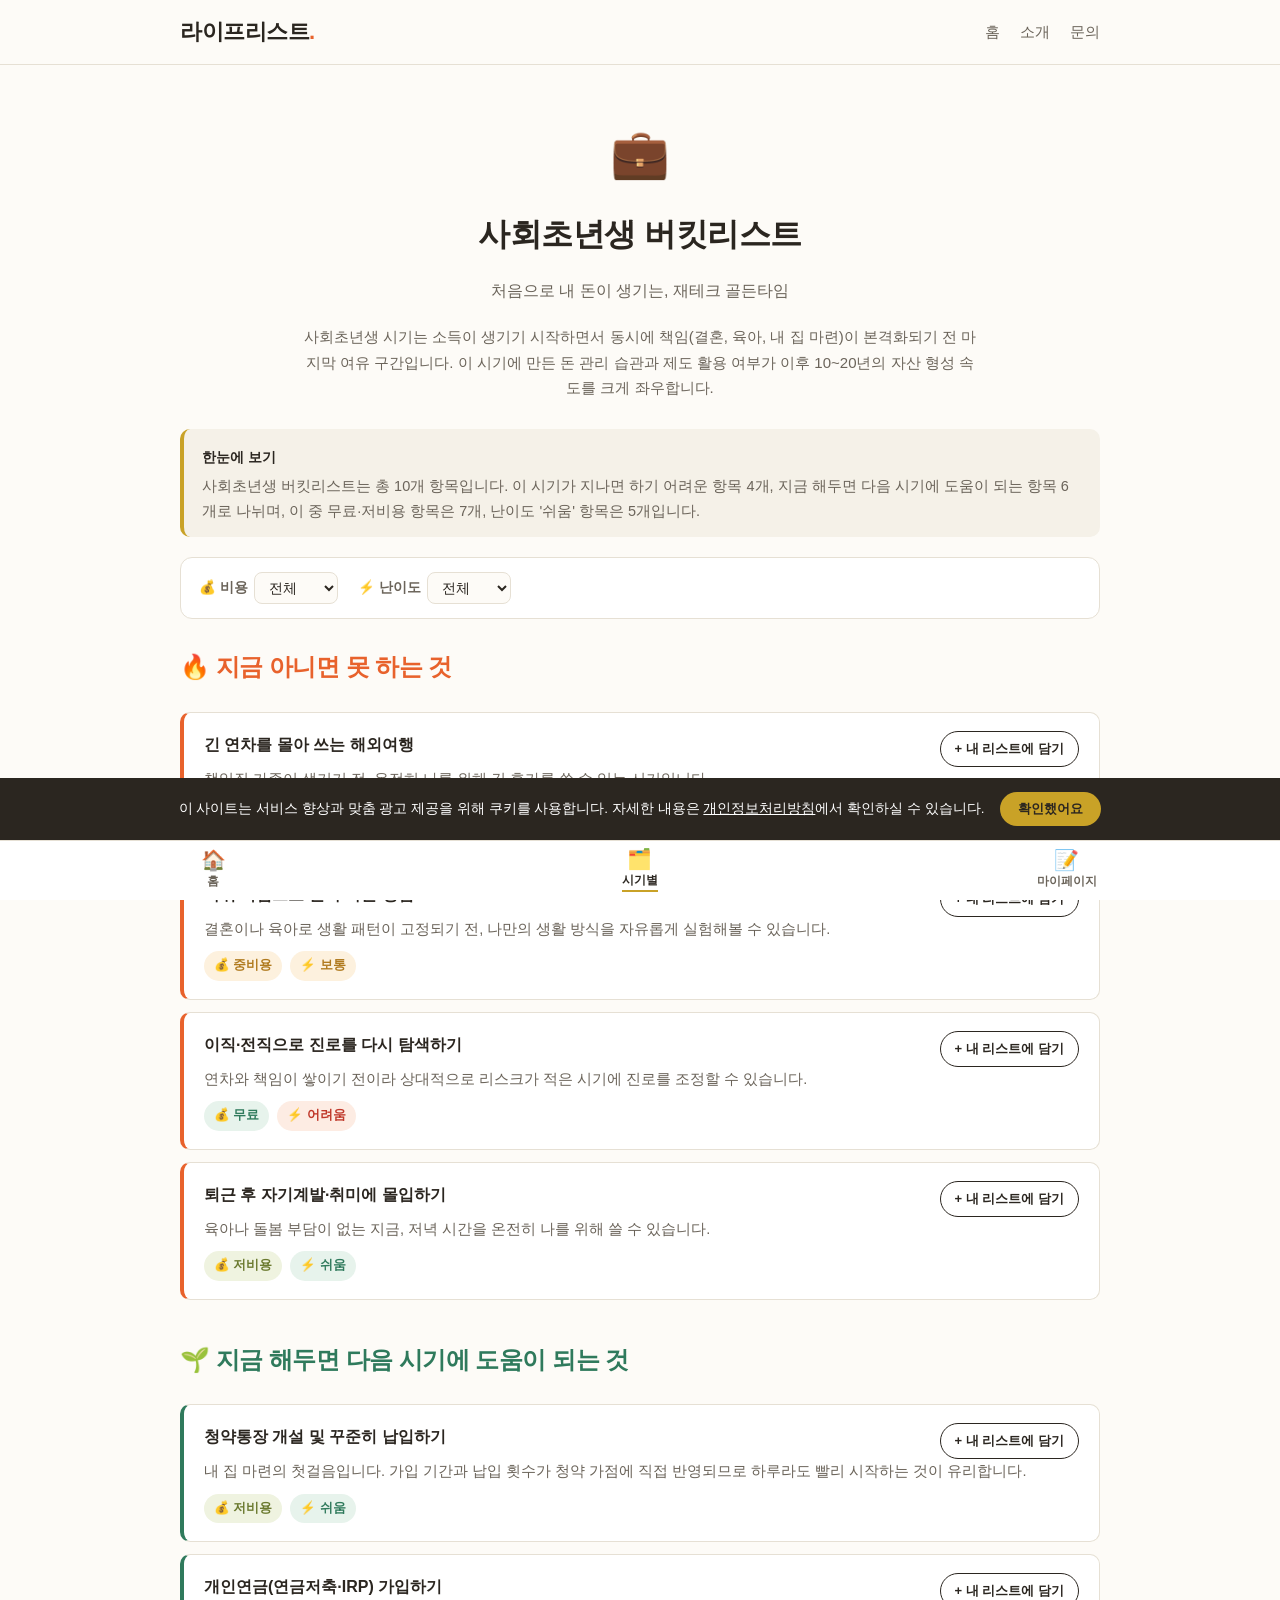
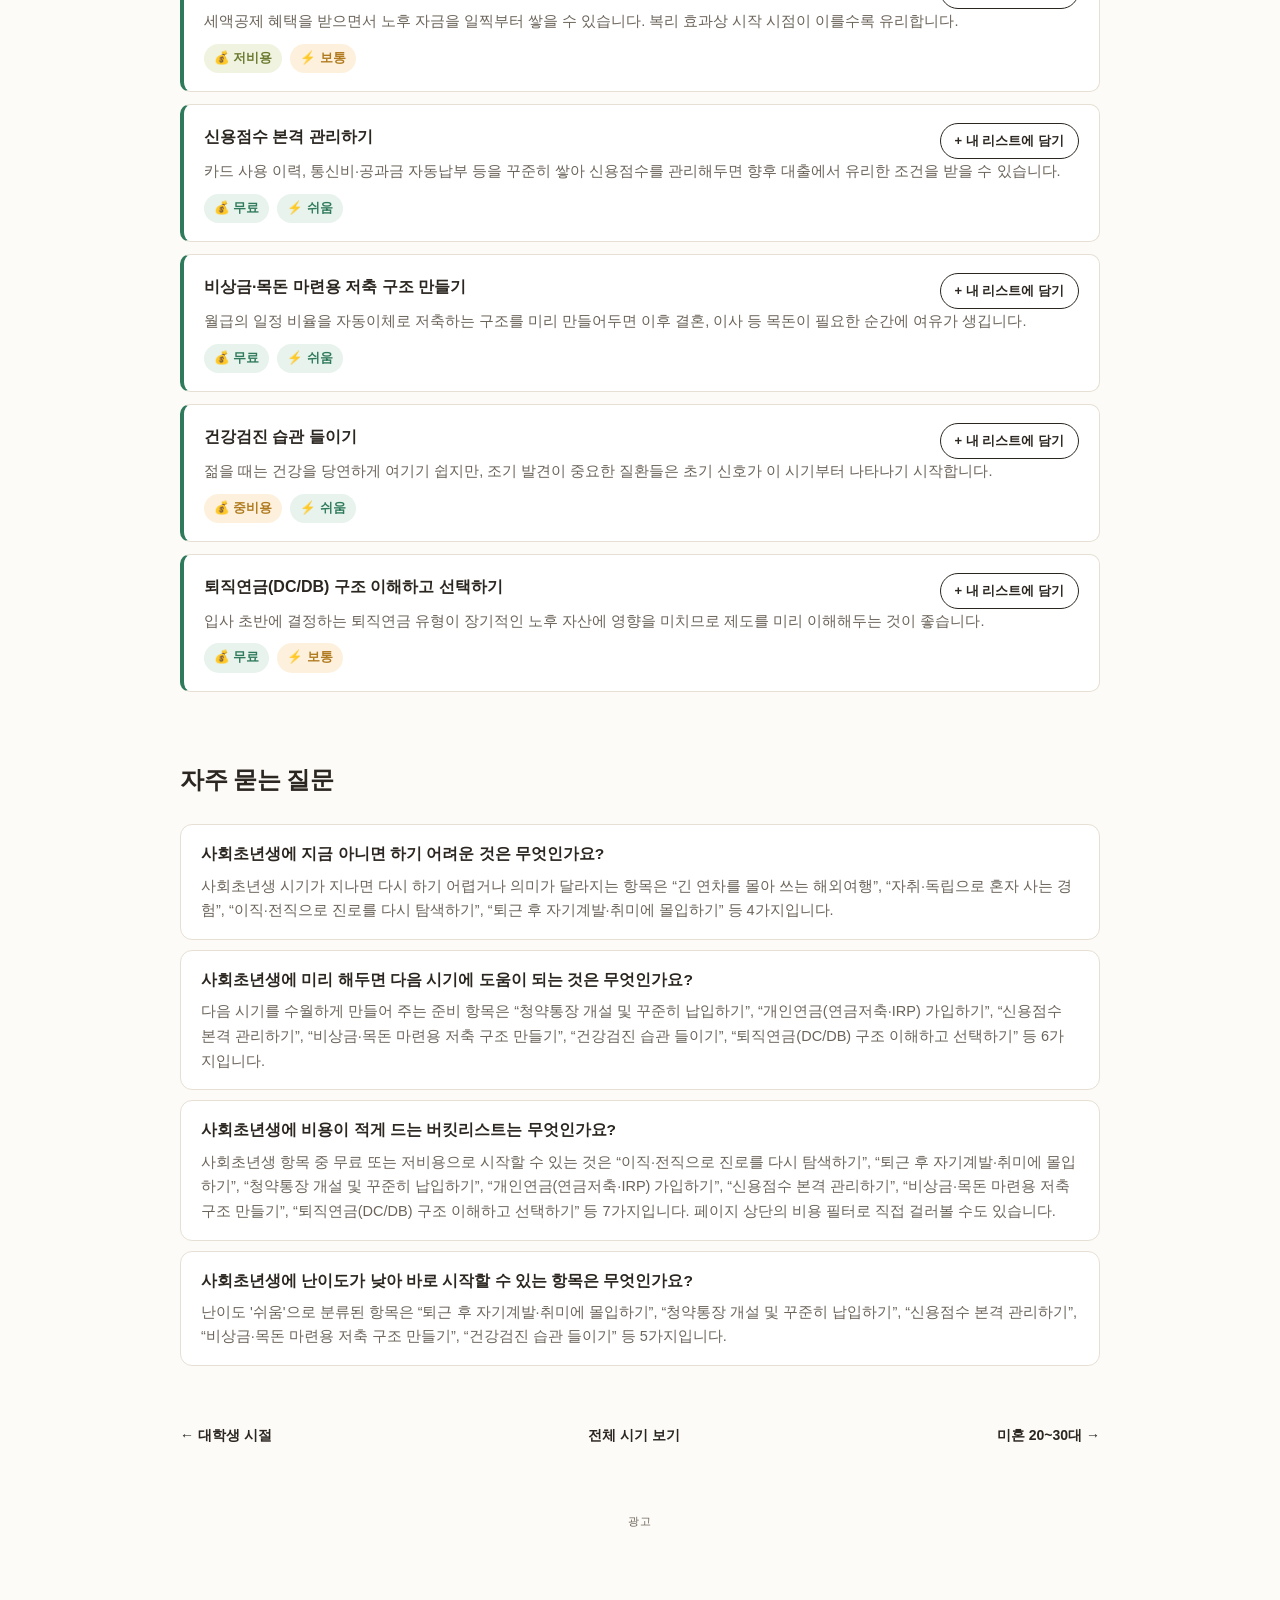
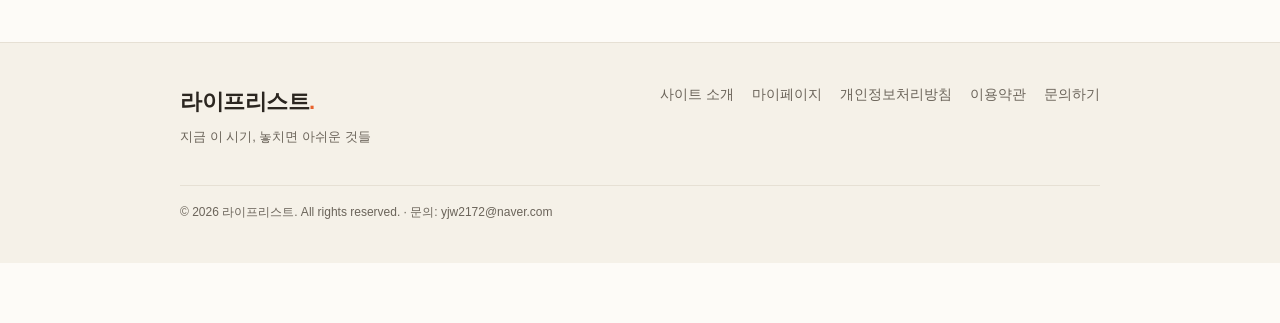
<file: categories/early-career.html>
<!DOCTYPE html>
<html lang="ko">
<head>
<meta charset="UTF-8">
<meta name="viewport" content="width=device-width, initial-scale=1.0, viewport-fit=cover">
<title>사회초년생 버킷리스트 - 라이프리스트</title>
<meta name="description" content="처음으로 내 돈이 생기는, 재테크 골든타임 사회초년생 시기는 소득이 생기기 시작하면서 동시에 책임(결혼, 육아, 내 집 마련)이 본격화되기 전 마지막 ...">
<meta name="robots" content="index, follow, max-snippet:-1, max-image-preview:large">
<link rel="canonical" href="https://example-lifelist.vercel.app/categories/early-career.html">
<meta property="og:title" content="사회초년생 버킷리스트 - 라이프리스트">
<meta property="og:description" content="처음으로 내 돈이 생기는, 재테크 골든타임 사회초년생 시기는 소득이 생기기 시작하면서 동시에 책임(결혼, 육아, 내 집 마련)이 본격화되기 전 마지막 ...">
<meta property="og:type" content="website">
<meta property="og:url" content="https://example-lifelist.vercel.app/categories/early-career.html">
<meta property="og:locale" content="ko_KR">
<meta property="og:site_name" content="라이프리스트">
<meta name="naver-site-verification" content="d2c18578085fdac7f6232a9e1ecae478c88da880">
<link rel="icon" href="../assets/favicon.svg" type="image/svg+xml">
<link rel="stylesheet" href="../assets/style.css">
<script async src="https://pagead2.googlesyndication.com/pagead/js/adsbygoogle.js?client=ca-pub-2557338953436433" crossorigin="anonymous"></script>
<script type="application/ld+json">{"@context": "https://schema.org", "@graph": [{"@type": "Organization", "@id": "https://example-lifelist.vercel.app/#org", "name": "라이프리스트", "url": "https://example-lifelist.vercel.app", "email": "yjw2172@naver.com"}, {"@type": "Article", "@id": "https://example-lifelist.vercel.app/categories/early-career.html#article", "headline": "사회초년생 버킷리스트 - 지금 아니면 못 하는 것과 미리 준비하면 좋은 것", "description": "처음으로 내 돈이 생기는, 재테크 골든타임. 사회초년생 시기는 소득이 생기기 시작하면서 동시에 책임(결혼, 육아, 내 집 마련)이 본격화되기 전 마지막 여유 구간입니다. 이 시기에 만든 돈 관리 습관과 제도 활용 여부가 이후 10~20년의 자산 형성 속도를 크게 좌우합니다.", "inLanguage": "ko", "datePublished": "2026-11-01", "dateModified": "2026-11-01", "author": {"@id": "https://example-lifelist.vercel.app/#org"}, "publisher": {"@id": "https://example-lifelist.vercel.app/#org"}, "mainEntityOfPage": "https://example-lifelist.vercel.app/categories/early-career.html"}, {"@type": "BreadcrumbList", "itemListElement": [{"@type": "ListItem", "position": 1, "name": "홈", "item": "https://example-lifelist.vercel.app"}, {"@type": "ListItem", "position": 2, "name": "사회초년생 버킷리스트", "item": "https://example-lifelist.vercel.app/categories/early-career.html"}]}, {"@type": "ItemList", "name": "사회초년생 버킷리스트 항목", "numberOfItems": 10, "itemListElement": [{"@type": "ListItem", "position": 1, "name": "긴 연차를 몰아 쓰는 해외여행", "description": "책임질 가족이 생기기 전, 온전히 나를 위해 긴 휴가를 쓸 수 있는 시기입니다."}, {"@type": "ListItem", "position": 2, "name": "자취·독립으로 혼자 사는 경험", "description": "결혼이나 육아로 생활 패턴이 고정되기 전, 나만의 생활 방식을 자유롭게 실험해볼 수 있습니다."}, {"@type": "ListItem", "position": 3, "name": "이직·전직으로 진로를 다시 탐색하기", "description": "연차와 책임이 쌓이기 전이라 상대적으로 리스크가 적은 시기에 진로를 조정할 수 있습니다."}, {"@type": "ListItem", "position": 4, "name": "퇴근 후 자기계발·취미에 몰입하기", "description": "육아나 돌봄 부담이 없는 지금, 저녁 시간을 온전히 나를 위해 쓸 수 있습니다."}, {"@type": "ListItem", "position": 5, "name": "청약통장 개설 및 꾸준히 납입하기", "description": "내 집 마련의 첫걸음입니다. 가입 기간과 납입 횟수가 청약 가점에 직접 반영되므로 하루라도 빨리 시작하는 것이 유리합니다."}, {"@type": "ListItem", "position": 6, "name": "개인연금(연금저축·IRP) 가입하기", "description": "세액공제 혜택을 받으면서 노후 자금을 일찍부터 쌓을 수 있습니다. 복리 효과상 시작 시점이 이를수록 유리합니다."}, {"@type": "ListItem", "position": 7, "name": "신용점수 본격 관리하기", "description": "카드 사용 이력, 통신비·공과금 자동납부 등을 꾸준히 쌓아 신용점수를 관리해두면 향후 대출에서 유리한 조건을 받을 수 있습니다."}, {"@type": "ListItem", "position": 8, "name": "비상금·목돈 마련용 저축 구조 만들기", "description": "월급의 일정 비율을 자동이체로 저축하는 구조를 미리 만들어두면 이후 결혼, 이사 등 목돈이 필요한 순간에 여유가 생깁니다."}, {"@type": "ListItem", "position": 9, "name": "건강검진 습관 들이기", "description": "젊을 때는 건강을 당연하게 여기기 쉽지만, 조기 발견이 중요한 질환들은 초기 신호가 이 시기부터 나타나기 시작합니다."}, {"@type": "ListItem", "position": 10, "name": "퇴직연금(DC/DB) 구조 이해하고 선택하기", "description": "입사 초반에 결정하는 퇴직연금 유형이 장기적인 노후 자산에 영향을 미치므로 제도를 미리 이해해두는 것이 좋습니다."}]}, {"@type": "FAQPage", "mainEntity": [{"@type": "Question", "name": "사회초년생에 지금 아니면 하기 어려운 것은 무엇인가요?", "acceptedAnswer": {"@type": "Answer", "text": "사회초년생 시기가 지나면 다시 하기 어렵거나 의미가 달라지는 항목은 “긴 연차를 몰아 쓰는 해외여행”, “자취·독립으로 혼자 사는 경험”, “이직·전직으로 진로를 다시 탐색하기”, “퇴근 후 자기계발·취미에 몰입하기” 등 4가지입니다."}}, {"@type": "Question", "name": "사회초년생에 미리 해두면 다음 시기에 도움이 되는 것은 무엇인가요?", "acceptedAnswer": {"@type": "Answer", "text": "다음 시기를 수월하게 만들어 주는 준비 항목은 “청약통장 개설 및 꾸준히 납입하기”, “개인연금(연금저축·IRP) 가입하기”, “신용점수 본격 관리하기”, “비상금·목돈 마련용 저축 구조 만들기”, “건강검진 습관 들이기”, “퇴직연금(DC/DB) 구조 이해하고 선택하기” 등 6가지입니다."}}, {"@type": "Question", "name": "사회초년생에 비용이 적게 드는 버킷리스트는 무엇인가요?", "acceptedAnswer": {"@type": "Answer", "text": "사회초년생 항목 중 무료 또는 저비용으로 시작할 수 있는 것은 “이직·전직으로 진로를 다시 탐색하기”, “퇴근 후 자기계발·취미에 몰입하기”, “청약통장 개설 및 꾸준히 납입하기”, “개인연금(연금저축·IRP) 가입하기”, “신용점수 본격 관리하기”, “비상금·목돈 마련용 저축 구조 만들기”, “퇴직연금(DC/DB) 구조 이해하고 선택하기” 등 7가지입니다. 페이지 상단의 비용 필터로 직접 걸러볼 수도 있습니다."}}, {"@type": "Question", "name": "사회초년생에 난이도가 낮아 바로 시작할 수 있는 항목은 무엇인가요?", "acceptedAnswer": {"@type": "Answer", "text": "난이도 '쉬움'으로 분류된 항목은 “퇴근 후 자기계발·취미에 몰입하기”, “청약통장 개설 및 꾸준히 납입하기”, “신용점수 본격 관리하기”, “비상금·목돈 마련용 저축 구조 만들기”, “건강검진 습관 들이기” 등 5가지입니다."}}]}]}</script>
</head>
<body>
<header class="site-header">
  <div class="wrap header-inner">
    <a class="logo" href="../index.html">라이프리스트<span class="logo-dot">.</span></a>
    <nav class="main-nav" aria-label="주요 메뉴">
      <a href="../index.html" class="">홈</a>
      <a href="../about.html" class="">소개</a>
      <a href="../contact.html" class="">문의</a>
    </nav>
  </div>
</header>

<main>
<section class="wrap cat-hero">
  <div class="cat-hero-emoji">💼</div>
  <h1>사회초년생 버킷리스트</h1>
  <p class="cat-subtitle">처음으로 내 돈이 생기는, 재테크 골든타임</p>
  <p class="cat-intro">사회초년생 시기는 소득이 생기기 시작하면서 동시에 책임(결혼, 육아, 내 집 마련)이 본격화되기 전 마지막 여유 구간입니다. 이 시기에 만든 돈 관리 습관과 제도 활용 여부가 이후 10~20년의 자산 형성 속도를 크게 좌우합니다.</p>
</section>
<section class="wrap">
  <aside class="summary-box">
    <strong>한눈에 보기</strong>
    <p>사회초년생 버킷리스트는 총 10개 항목입니다. 이 시기가 지나면 하기 어려운 항목 4개, 지금 해두면 다음 시기에 도움이 되는 항목 6개로 나뉘며, 이 중 무료·저비용 항목은 7개, 난이도 '쉬움' 항목은 5개입니다.</p>
  </aside>
</section>
<section class="wrap">
  <div class="filter-bar">
  <label>💰 비용
    <select class="filter-select" data-filter="cost">
      <option value="all">전체</option>
      <option value="무료">무료</option><option value="저비용">저비용</option><option value="중비용">중비용</option><option value="고비용">고비용</option>
    </select>
  </label>
  <label>⚡ 난이도
    <select class="filter-select" data-filter="diff">
      <option value="all">전체</option>
      <option value="쉬움">쉬움</option><option value="보통">보통</option><option value="어려움">어려움</option>
    </select>
  </label>
</div>

</section>
<section class="wrap">
  <h2 class="section-title badge-fading-title">🔥 지금 아니면 못 하는 것</h2>
  <ul class="item-list item-list-fading">
  <li class="item-card" data-cost="고비용" data-diff="보통">
    <div class="item-card-top">
      <h4>긴 연차를 몰아 쓰는 해외여행</h4>
      <button type="button" class="add-btn" data-id="early-career-fading-0" data-title="긴 연차를 몰아 쓰는 해외여행"
        data-cat="early-career" data-catname="사회초년생" data-emoji="💼"
        data-cost="고비용" data-diff="보통">+ 내 리스트에 담기</button>
    </div>
    <p>책임질 가족이 생기기 전, 온전히 나를 위해 긴 휴가를 쓸 수 있는 시기입니다.</p>
    <div class="tag-row">
      <span class="tag tag-cost cost-3">💰 고비용</span>
      <span class="tag tag-diff diff-1">⚡ 보통</span>
    </div>
  </li>
  <li class="item-card" data-cost="중비용" data-diff="보통">
    <div class="item-card-top">
      <h4>자취·독립으로 혼자 사는 경험</h4>
      <button type="button" class="add-btn" data-id="early-career-fading-1" data-title="자취·독립으로 혼자 사는 경험"
        data-cat="early-career" data-catname="사회초년생" data-emoji="💼"
        data-cost="중비용" data-diff="보통">+ 내 리스트에 담기</button>
    </div>
    <p>결혼이나 육아로 생활 패턴이 고정되기 전, 나만의 생활 방식을 자유롭게 실험해볼 수 있습니다.</p>
    <div class="tag-row">
      <span class="tag tag-cost cost-2">💰 중비용</span>
      <span class="tag tag-diff diff-1">⚡ 보통</span>
    </div>
  </li>
  <li class="item-card" data-cost="무료" data-diff="어려움">
    <div class="item-card-top">
      <h4>이직·전직으로 진로를 다시 탐색하기</h4>
      <button type="button" class="add-btn" data-id="early-career-fading-2" data-title="이직·전직으로 진로를 다시 탐색하기"
        data-cat="early-career" data-catname="사회초년생" data-emoji="💼"
        data-cost="무료" data-diff="어려움">+ 내 리스트에 담기</button>
    </div>
    <p>연차와 책임이 쌓이기 전이라 상대적으로 리스크가 적은 시기에 진로를 조정할 수 있습니다.</p>
    <div class="tag-row">
      <span class="tag tag-cost cost-0">💰 무료</span>
      <span class="tag tag-diff diff-2">⚡ 어려움</span>
    </div>
  </li>
  <li class="item-card" data-cost="저비용" data-diff="쉬움">
    <div class="item-card-top">
      <h4>퇴근 후 자기계발·취미에 몰입하기</h4>
      <button type="button" class="add-btn" data-id="early-career-fading-3" data-title="퇴근 후 자기계발·취미에 몰입하기"
        data-cat="early-career" data-catname="사회초년생" data-emoji="💼"
        data-cost="저비용" data-diff="쉬움">+ 내 리스트에 담기</button>
    </div>
    <p>육아나 돌봄 부담이 없는 지금, 저녁 시간을 온전히 나를 위해 쓸 수 있습니다.</p>
    <div class="tag-row">
      <span class="tag tag-cost cost-1">💰 저비용</span>
      <span class="tag tag-diff diff-0">⚡ 쉬움</span>
    </div>
  </li>
</ul>

</section>
<section class="wrap">
  <h2 class="section-title badge-prep-title">🌱 지금 해두면 다음 시기에 도움이 되는 것</h2>
  <ul class="item-list item-list-prep">
  <li class="item-card" data-cost="저비용" data-diff="쉬움">
    <div class="item-card-top">
      <h4>청약통장 개설 및 꾸준히 납입하기</h4>
      <button type="button" class="add-btn" data-id="early-career-prep-0" data-title="청약통장 개설 및 꾸준히 납입하기"
        data-cat="early-career" data-catname="사회초년생" data-emoji="💼"
        data-cost="저비용" data-diff="쉬움">+ 내 리스트에 담기</button>
    </div>
    <p>내 집 마련의 첫걸음입니다. 가입 기간과 납입 횟수가 청약 가점에 직접 반영되므로 하루라도 빨리 시작하는 것이 유리합니다.</p>
    <div class="tag-row">
      <span class="tag tag-cost cost-1">💰 저비용</span>
      <span class="tag tag-diff diff-0">⚡ 쉬움</span>
    </div>
  </li>
  <li class="item-card" data-cost="저비용" data-diff="보통">
    <div class="item-card-top">
      <h4>개인연금(연금저축·IRP) 가입하기</h4>
      <button type="button" class="add-btn" data-id="early-career-prep-1" data-title="개인연금(연금저축·IRP) 가입하기"
        data-cat="early-career" data-catname="사회초년생" data-emoji="💼"
        data-cost="저비용" data-diff="보통">+ 내 리스트에 담기</button>
    </div>
    <p>세액공제 혜택을 받으면서 노후 자금을 일찍부터 쌓을 수 있습니다. 복리 효과상 시작 시점이 이를수록 유리합니다.</p>
    <div class="tag-row">
      <span class="tag tag-cost cost-1">💰 저비용</span>
      <span class="tag tag-diff diff-1">⚡ 보통</span>
    </div>
  </li>
  <li class="item-card" data-cost="무료" data-diff="쉬움">
    <div class="item-card-top">
      <h4>신용점수 본격 관리하기</h4>
      <button type="button" class="add-btn" data-id="early-career-prep-2" data-title="신용점수 본격 관리하기"
        data-cat="early-career" data-catname="사회초년생" data-emoji="💼"
        data-cost="무료" data-diff="쉬움">+ 내 리스트에 담기</button>
    </div>
    <p>카드 사용 이력, 통신비·공과금 자동납부 등을 꾸준히 쌓아 신용점수를 관리해두면 향후 대출에서 유리한 조건을 받을 수 있습니다.</p>
    <div class="tag-row">
      <span class="tag tag-cost cost-0">💰 무료</span>
      <span class="tag tag-diff diff-0">⚡ 쉬움</span>
    </div>
  </li>
  <li class="item-card" data-cost="무료" data-diff="쉬움">
    <div class="item-card-top">
      <h4>비상금·목돈 마련용 저축 구조 만들기</h4>
      <button type="button" class="add-btn" data-id="early-career-prep-3" data-title="비상금·목돈 마련용 저축 구조 만들기"
        data-cat="early-career" data-catname="사회초년생" data-emoji="💼"
        data-cost="무료" data-diff="쉬움">+ 내 리스트에 담기</button>
    </div>
    <p>월급의 일정 비율을 자동이체로 저축하는 구조를 미리 만들어두면 이후 결혼, 이사 등 목돈이 필요한 순간에 여유가 생깁니다.</p>
    <div class="tag-row">
      <span class="tag tag-cost cost-0">💰 무료</span>
      <span class="tag tag-diff diff-0">⚡ 쉬움</span>
    </div>
  </li>
  <li class="item-card" data-cost="중비용" data-diff="쉬움">
    <div class="item-card-top">
      <h4>건강검진 습관 들이기</h4>
      <button type="button" class="add-btn" data-id="early-career-prep-4" data-title="건강검진 습관 들이기"
        data-cat="early-career" data-catname="사회초년생" data-emoji="💼"
        data-cost="중비용" data-diff="쉬움">+ 내 리스트에 담기</button>
    </div>
    <p>젊을 때는 건강을 당연하게 여기기 쉽지만, 조기 발견이 중요한 질환들은 초기 신호가 이 시기부터 나타나기 시작합니다.</p>
    <div class="tag-row">
      <span class="tag tag-cost cost-2">💰 중비용</span>
      <span class="tag tag-diff diff-0">⚡ 쉬움</span>
    </div>
  </li>
  <li class="item-card" data-cost="무료" data-diff="보통">
    <div class="item-card-top">
      <h4>퇴직연금(DC/DB) 구조 이해하고 선택하기</h4>
      <button type="button" class="add-btn" data-id="early-career-prep-5" data-title="퇴직연금(DC/DB) 구조 이해하고 선택하기"
        data-cat="early-career" data-catname="사회초년생" data-emoji="💼"
        data-cost="무료" data-diff="보통">+ 내 리스트에 담기</button>
    </div>
    <p>입사 초반에 결정하는 퇴직연금 유형이 장기적인 노후 자산에 영향을 미치므로 제도를 미리 이해해두는 것이 좋습니다.</p>
    <div class="tag-row">
      <span class="tag tag-cost cost-0">💰 무료</span>
      <span class="tag tag-diff diff-1">⚡ 보통</span>
    </div>
  </li>
</ul>

</section>
<section class="wrap faq-section">
  <h2 class="section-title">자주 묻는 질문</h2>
  <div class="faq-item">
    <h3>사회초년생에 지금 아니면 하기 어려운 것은 무엇인가요?</h3>
    <p>사회초년생 시기가 지나면 다시 하기 어렵거나 의미가 달라지는 항목은 “긴 연차를 몰아 쓰는 해외여행”, “자취·독립으로 혼자 사는 경험”, “이직·전직으로 진로를 다시 탐색하기”, “퇴근 후 자기계발·취미에 몰입하기” 등 4가지입니다.</p>
  </div>
  <div class="faq-item">
    <h3>사회초년생에 미리 해두면 다음 시기에 도움이 되는 것은 무엇인가요?</h3>
    <p>다음 시기를 수월하게 만들어 주는 준비 항목은 “청약통장 개설 및 꾸준히 납입하기”, “개인연금(연금저축·IRP) 가입하기”, “신용점수 본격 관리하기”, “비상금·목돈 마련용 저축 구조 만들기”, “건강검진 습관 들이기”, “퇴직연금(DC/DB) 구조 이해하고 선택하기” 등 6가지입니다.</p>
  </div>
  <div class="faq-item">
    <h3>사회초년생에 비용이 적게 드는 버킷리스트는 무엇인가요?</h3>
    <p>사회초년생 항목 중 무료 또는 저비용으로 시작할 수 있는 것은 “이직·전직으로 진로를 다시 탐색하기”, “퇴근 후 자기계발·취미에 몰입하기”, “청약통장 개설 및 꾸준히 납입하기”, “개인연금(연금저축·IRP) 가입하기”, “신용점수 본격 관리하기”, “비상금·목돈 마련용 저축 구조 만들기”, “퇴직연금(DC/DB) 구조 이해하고 선택하기” 등 7가지입니다. 페이지 상단의 비용 필터로 직접 걸러볼 수도 있습니다.</p>
  </div>
  <div class="faq-item">
    <h3>사회초년생에 난이도가 낮아 바로 시작할 수 있는 항목은 무엇인가요?</h3>
    <p>난이도 '쉬움'으로 분류된 항목은 “퇴근 후 자기계발·취미에 몰입하기”, “청약통장 개설 및 꾸준히 납입하기”, “신용점수 본격 관리하기”, “비상금·목돈 마련용 저축 구조 만들기”, “건강검진 습관 들이기” 등 5가지입니다.</p>
  </div>
</section>

<section class="wrap">
  <div class="cat-nav"><a href="university.html">&larr; 대학생 시절</a><a href="../index.html#categories">전체 시기 보기</a><a href="pre-marriage.html">미혼 20~30대 &rarr;</a></div>
</section>

<section class="wrap bottom-ad-section">
<div class="ad-slot">
  <span class="ad-slot-label">광고</span>
  <ins class="adsbygoogle"
       style="display:block"
       data-ad-client="ca-pub-2557338953436433"
       data-ad-slot="1111111111"
       data-ad-format="auto"
       data-full-width-responsive="true"></ins>
  <script>(adsbygoogle = window.adsbygoogle || []).push({});</script>
</div>

</section>
</main>
<footer class="site-footer">
  <div class="wrap footer-inner">
    <div class="footer-brand">
      <div class="logo">라이프리스트<span class="logo-dot">.</span></div>
      <p>지금 이 시기, 놓치면 아쉬운 것들</p>
    </div>
    <div class="footer-links">
      <a href="../about.html">사이트 소개</a>
      <a href="../mypage.html">마이페이지</a>
      <a href="../privacy.html">개인정보처리방침</a>
      <a href="../terms.html">이용약관</a>
      <a href="../contact.html">문의하기</a>
    </div>
    <p class="footer-copy">&copy; 2026 라이프리스트. All rights reserved. &middot; 문의: yjw2172@naver.com</p>
  </div>
</footer>
<div id="cookie-consent" class="cookie-consent" hidden>
  <p>이 사이트는 서비스 향상과 맞춤 광고 제공을 위해 쿠키를 사용합니다. 자세한 내용은
    <a href="../privacy.html">개인정보처리방침</a>에서 확인하실 수 있습니다.</p>
  <button id="cookie-accept" class="btn-accept" type="button">확인했어요</button>
</div>
<script src="../assets/cookie-consent.js"></script>

<nav class="bottom-nav" aria-label="하단 메뉴">
  <a href="../index.html" class="bn-item"><span class="bn-icon">🏠</span><span class="bn-label">홈</span></a>
  <a href="../index.html#categories" class="bn-item active"><span class="bn-icon">🗂️</span><span class="bn-label">시기별</span></a>
  <a href="../mypage.html" class="bn-item"><span class="bn-icon">📝</span><span class="bn-label">마이페이지</span></a>
</nav>

<script src="../assets/mylist.js"></script>
</body>
</html>
</file>
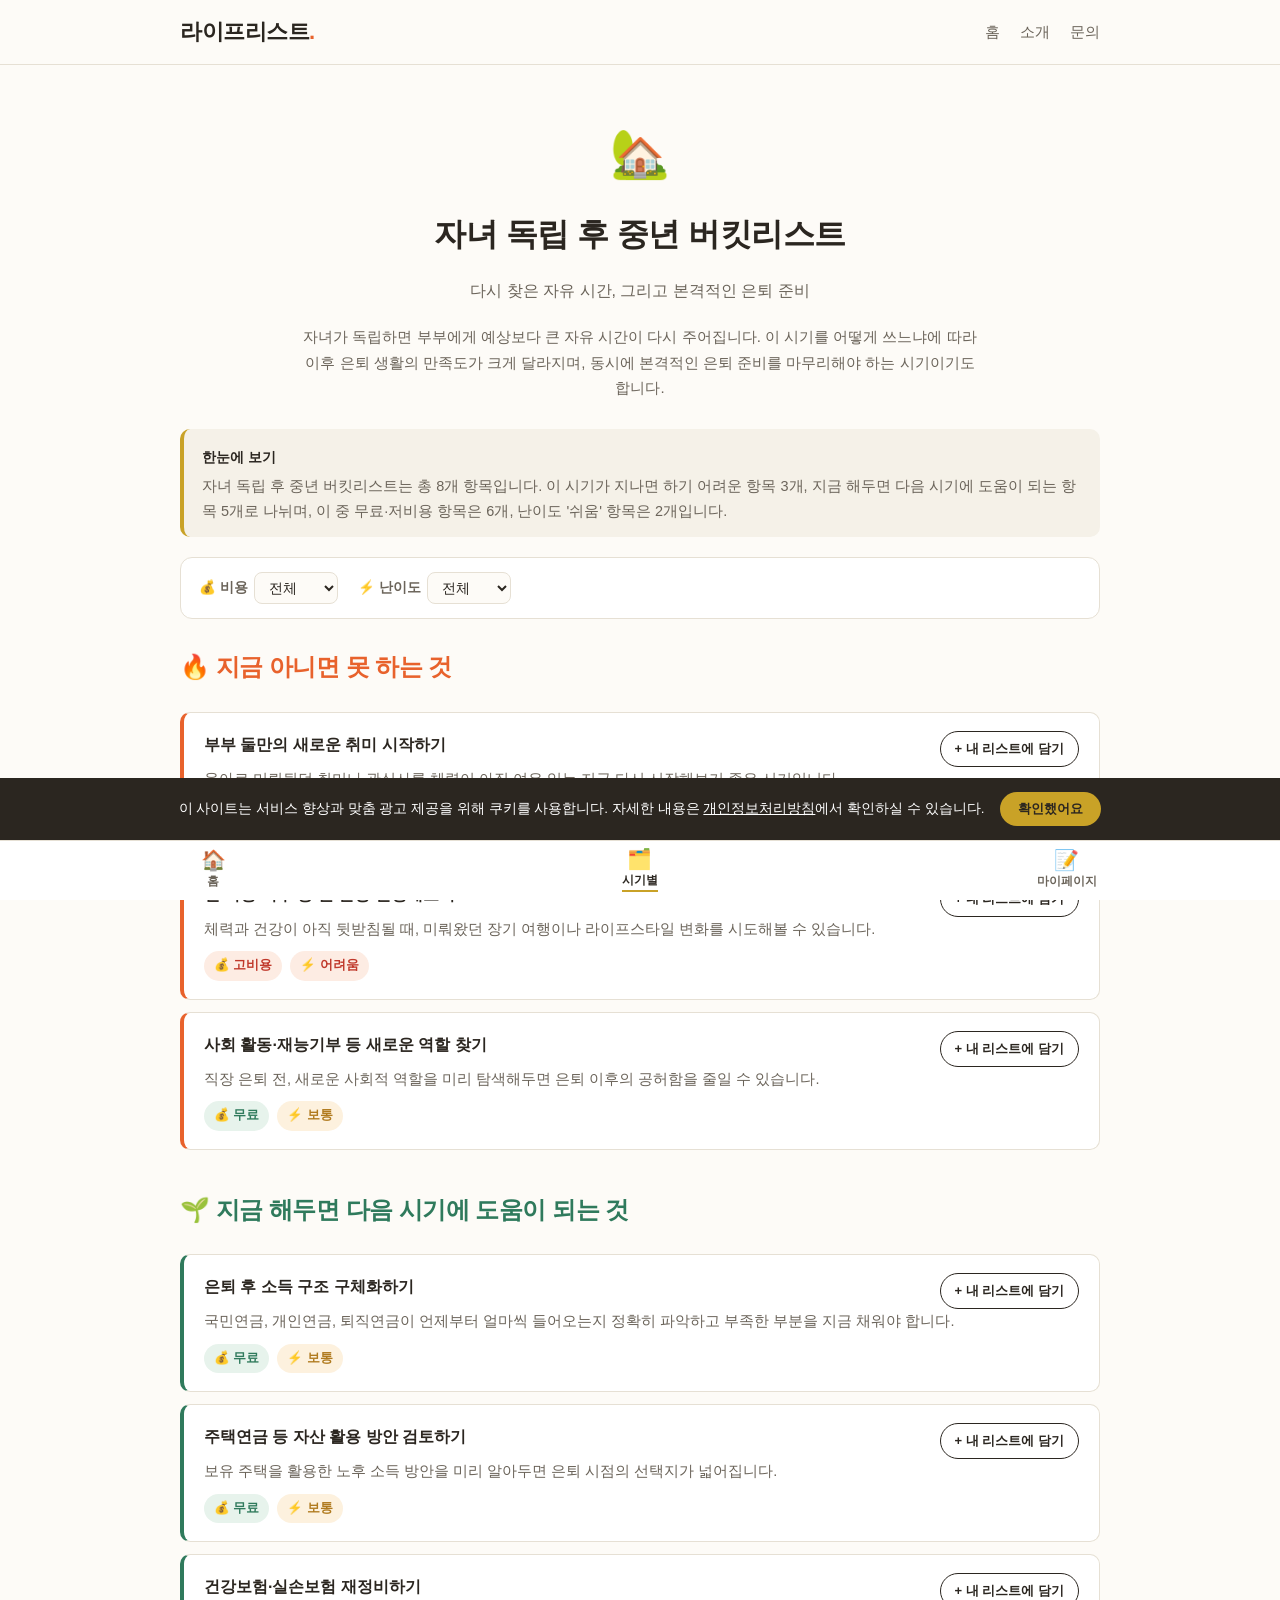
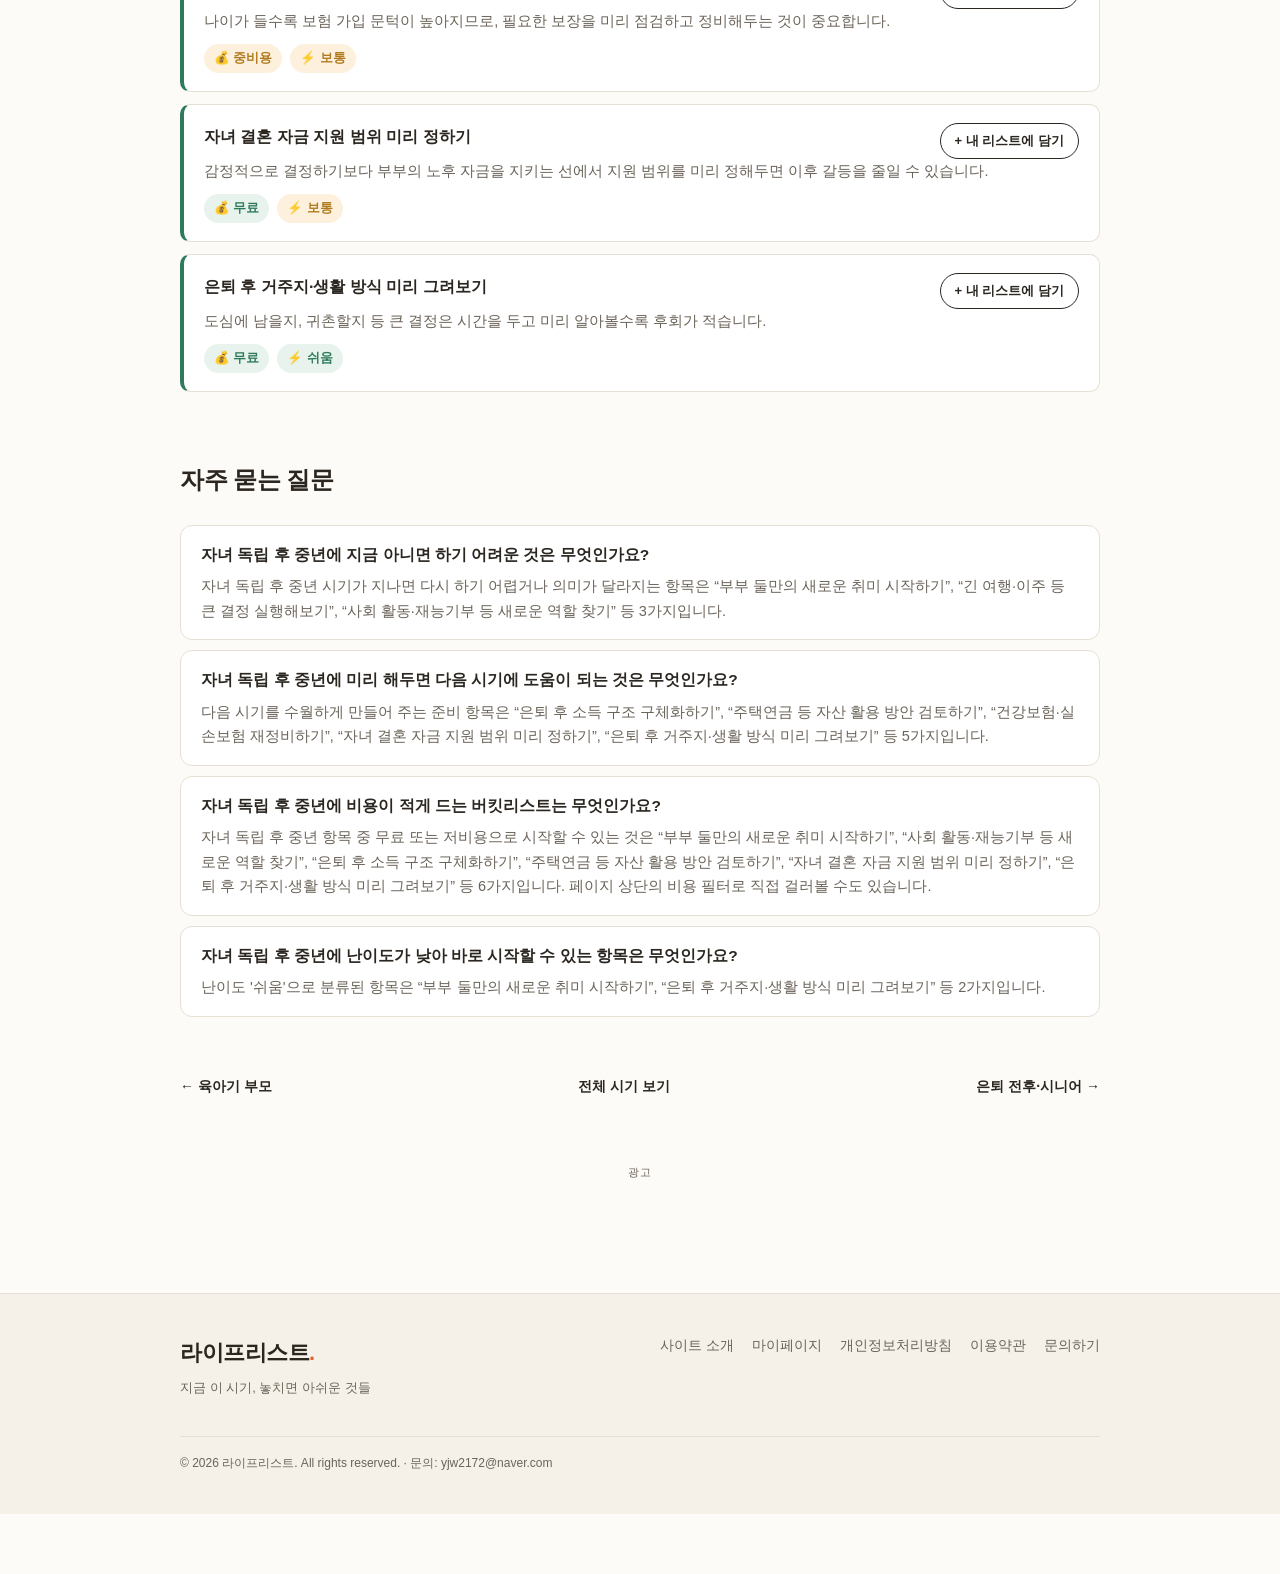
<file: categories/empty-nest.html>
<!DOCTYPE html>
<html lang="ko">
<head>
<meta charset="UTF-8">
<meta name="viewport" content="width=device-width, initial-scale=1.0, viewport-fit=cover">
<title>자녀 독립 후 중년 버킷리스트 - 라이프리스트</title>
<meta name="description" content="다시 찾은 자유 시간, 그리고 본격적인 은퇴 준비 자녀가 독립하면 부부에게 예상보다 큰 자유 시간이 다시 주어집니다. 이 시기를 어떻게 쓰느냐에 따라 이후 은...">
<meta name="robots" content="index, follow, max-snippet:-1, max-image-preview:large">
<link rel="canonical" href="https://example-lifelist.vercel.app/categories/empty-nest.html">
<meta property="og:title" content="자녀 독립 후 중년 버킷리스트 - 라이프리스트">
<meta property="og:description" content="다시 찾은 자유 시간, 그리고 본격적인 은퇴 준비 자녀가 독립하면 부부에게 예상보다 큰 자유 시간이 다시 주어집니다. 이 시기를 어떻게 쓰느냐에 따라 이후 은...">
<meta property="og:type" content="website">
<meta property="og:url" content="https://example-lifelist.vercel.app/categories/empty-nest.html">
<meta property="og:locale" content="ko_KR">
<meta property="og:site_name" content="라이프리스트">
<meta name="naver-site-verification" content="d2c18578085fdac7f6232a9e1ecae478c88da880">
<link rel="icon" href="../assets/favicon.svg" type="image/svg+xml">
<link rel="stylesheet" href="../assets/style.css">
<script async src="https://pagead2.googlesyndication.com/pagead/js/adsbygoogle.js?client=ca-pub-2557338953436433" crossorigin="anonymous"></script>
<script type="application/ld+json">{"@context": "https://schema.org", "@graph": [{"@type": "Organization", "@id": "https://example-lifelist.vercel.app/#org", "name": "라이프리스트", "url": "https://example-lifelist.vercel.app", "email": "yjw2172@naver.com"}, {"@type": "Article", "@id": "https://example-lifelist.vercel.app/categories/empty-nest.html#article", "headline": "자녀 독립 후 중년 버킷리스트 - 지금 아니면 못 하는 것과 미리 준비하면 좋은 것", "description": "다시 찾은 자유 시간, 그리고 본격적인 은퇴 준비. 자녀가 독립하면 부부에게 예상보다 큰 자유 시간이 다시 주어집니다. 이 시기를 어떻게 쓰느냐에 따라 이후 은퇴 생활의 만족도가 크게 달라지며, 동시에 본격적인 은퇴 준비를 마무리해야 하는 시기이기도 합니다.", "inLanguage": "ko", "datePublished": "2026-11-01", "dateModified": "2026-11-01", "author": {"@id": "https://example-lifelist.vercel.app/#org"}, "publisher": {"@id": "https://example-lifelist.vercel.app/#org"}, "mainEntityOfPage": "https://example-lifelist.vercel.app/categories/empty-nest.html"}, {"@type": "BreadcrumbList", "itemListElement": [{"@type": "ListItem", "position": 1, "name": "홈", "item": "https://example-lifelist.vercel.app"}, {"@type": "ListItem", "position": 2, "name": "자녀 독립 후 중년 버킷리스트", "item": "https://example-lifelist.vercel.app/categories/empty-nest.html"}]}, {"@type": "ItemList", "name": "자녀 독립 후 중년 버킷리스트 항목", "numberOfItems": 8, "itemListElement": [{"@type": "ListItem", "position": 1, "name": "부부 둘만의 새로운 취미 시작하기", "description": "육아로 미뤄뒀던 취미나 관심사를 체력이 아직 여유 있는 지금 다시 시작해보기 좋은 시기입니다."}, {"@type": "ListItem", "position": 2, "name": "긴 여행·이주 등 큰 결정 실행해보기", "description": "체력과 건강이 아직 뒷받침될 때, 미뤄왔던 장기 여행이나 라이프스타일 변화를 시도해볼 수 있습니다."}, {"@type": "ListItem", "position": 3, "name": "사회 활동·재능기부 등 새로운 역할 찾기", "description": "직장 은퇴 전, 새로운 사회적 역할을 미리 탐색해두면 은퇴 이후의 공허함을 줄일 수 있습니다."}, {"@type": "ListItem", "position": 4, "name": "은퇴 후 소득 구조 구체화하기", "description": "국민연금, 개인연금, 퇴직연금이 언제부터 얼마씩 들어오는지 정확히 파악하고 부족한 부분을 지금 채워야 합니다."}, {"@type": "ListItem", "position": 5, "name": "주택연금 등 자산 활용 방안 검토하기", "description": "보유 주택을 활용한 노후 소득 방안을 미리 알아두면 은퇴 시점의 선택지가 넓어집니다."}, {"@type": "ListItem", "position": 6, "name": "건강보험·실손보험 재정비하기", "description": "나이가 들수록 보험 가입 문턱이 높아지므로, 필요한 보장을 미리 점검하고 정비해두는 것이 중요합니다."}, {"@type": "ListItem", "position": 7, "name": "자녀 결혼 자금 지원 범위 미리 정하기", "description": "감정적으로 결정하기보다 부부의 노후 자금을 지키는 선에서 지원 범위를 미리 정해두면 이후 갈등을 줄일 수 있습니다."}, {"@type": "ListItem", "position": 8, "name": "은퇴 후 거주지·생활 방식 미리 그려보기", "description": "도심에 남을지, 귀촌할지 등 큰 결정은 시간을 두고 미리 알아볼수록 후회가 적습니다."}]}, {"@type": "FAQPage", "mainEntity": [{"@type": "Question", "name": "자녀 독립 후 중년에 지금 아니면 하기 어려운 것은 무엇인가요?", "acceptedAnswer": {"@type": "Answer", "text": "자녀 독립 후 중년 시기가 지나면 다시 하기 어렵거나 의미가 달라지는 항목은 “부부 둘만의 새로운 취미 시작하기”, “긴 여행·이주 등 큰 결정 실행해보기”, “사회 활동·재능기부 등 새로운 역할 찾기” 등 3가지입니다."}}, {"@type": "Question", "name": "자녀 독립 후 중년에 미리 해두면 다음 시기에 도움이 되는 것은 무엇인가요?", "acceptedAnswer": {"@type": "Answer", "text": "다음 시기를 수월하게 만들어 주는 준비 항목은 “은퇴 후 소득 구조 구체화하기”, “주택연금 등 자산 활용 방안 검토하기”, “건강보험·실손보험 재정비하기”, “자녀 결혼 자금 지원 범위 미리 정하기”, “은퇴 후 거주지·생활 방식 미리 그려보기” 등 5가지입니다."}}, {"@type": "Question", "name": "자녀 독립 후 중년에 비용이 적게 드는 버킷리스트는 무엇인가요?", "acceptedAnswer": {"@type": "Answer", "text": "자녀 독립 후 중년 항목 중 무료 또는 저비용으로 시작할 수 있는 것은 “부부 둘만의 새로운 취미 시작하기”, “사회 활동·재능기부 등 새로운 역할 찾기”, “은퇴 후 소득 구조 구체화하기”, “주택연금 등 자산 활용 방안 검토하기”, “자녀 결혼 자금 지원 범위 미리 정하기”, “은퇴 후 거주지·생활 방식 미리 그려보기” 등 6가지입니다. 페이지 상단의 비용 필터로 직접 걸러볼 수도 있습니다."}}, {"@type": "Question", "name": "자녀 독립 후 중년에 난이도가 낮아 바로 시작할 수 있는 항목은 무엇인가요?", "acceptedAnswer": {"@type": "Answer", "text": "난이도 '쉬움'으로 분류된 항목은 “부부 둘만의 새로운 취미 시작하기”, “은퇴 후 거주지·생활 방식 미리 그려보기” 등 2가지입니다."}}]}]}</script>
</head>
<body>
<header class="site-header">
  <div class="wrap header-inner">
    <a class="logo" href="../index.html">라이프리스트<span class="logo-dot">.</span></a>
    <nav class="main-nav" aria-label="주요 메뉴">
      <a href="../index.html" class="">홈</a>
      <a href="../about.html" class="">소개</a>
      <a href="../contact.html" class="">문의</a>
    </nav>
  </div>
</header>

<main>
<section class="wrap cat-hero">
  <div class="cat-hero-emoji">🏡</div>
  <h1>자녀 독립 후 중년 버킷리스트</h1>
  <p class="cat-subtitle">다시 찾은 자유 시간, 그리고 본격적인 은퇴 준비</p>
  <p class="cat-intro">자녀가 독립하면 부부에게 예상보다 큰 자유 시간이 다시 주어집니다. 이 시기를 어떻게 쓰느냐에 따라 이후 은퇴 생활의 만족도가 크게 달라지며, 동시에 본격적인 은퇴 준비를 마무리해야 하는 시기이기도 합니다.</p>
</section>
<section class="wrap">
  <aside class="summary-box">
    <strong>한눈에 보기</strong>
    <p>자녀 독립 후 중년 버킷리스트는 총 8개 항목입니다. 이 시기가 지나면 하기 어려운 항목 3개, 지금 해두면 다음 시기에 도움이 되는 항목 5개로 나뉘며, 이 중 무료·저비용 항목은 6개, 난이도 '쉬움' 항목은 2개입니다.</p>
  </aside>
</section>
<section class="wrap">
  <div class="filter-bar">
  <label>💰 비용
    <select class="filter-select" data-filter="cost">
      <option value="all">전체</option>
      <option value="무료">무료</option><option value="저비용">저비용</option><option value="중비용">중비용</option><option value="고비용">고비용</option>
    </select>
  </label>
  <label>⚡ 난이도
    <select class="filter-select" data-filter="diff">
      <option value="all">전체</option>
      <option value="쉬움">쉬움</option><option value="보통">보통</option><option value="어려움">어려움</option>
    </select>
  </label>
</div>

</section>
<section class="wrap">
  <h2 class="section-title badge-fading-title">🔥 지금 아니면 못 하는 것</h2>
  <ul class="item-list item-list-fading">
  <li class="item-card" data-cost="저비용" data-diff="쉬움">
    <div class="item-card-top">
      <h4>부부 둘만의 새로운 취미 시작하기</h4>
      <button type="button" class="add-btn" data-id="empty-nest-fading-0" data-title="부부 둘만의 새로운 취미 시작하기"
        data-cat="empty-nest" data-catname="자녀 독립 후 중년" data-emoji="🏡"
        data-cost="저비용" data-diff="쉬움">+ 내 리스트에 담기</button>
    </div>
    <p>육아로 미뤄뒀던 취미나 관심사를 체력이 아직 여유 있는 지금 다시 시작해보기 좋은 시기입니다.</p>
    <div class="tag-row">
      <span class="tag tag-cost cost-1">💰 저비용</span>
      <span class="tag tag-diff diff-0">⚡ 쉬움</span>
    </div>
  </li>
  <li class="item-card" data-cost="고비용" data-diff="어려움">
    <div class="item-card-top">
      <h4>긴 여행·이주 등 큰 결정 실행해보기</h4>
      <button type="button" class="add-btn" data-id="empty-nest-fading-1" data-title="긴 여행·이주 등 큰 결정 실행해보기"
        data-cat="empty-nest" data-catname="자녀 독립 후 중년" data-emoji="🏡"
        data-cost="고비용" data-diff="어려움">+ 내 리스트에 담기</button>
    </div>
    <p>체력과 건강이 아직 뒷받침될 때, 미뤄왔던 장기 여행이나 라이프스타일 변화를 시도해볼 수 있습니다.</p>
    <div class="tag-row">
      <span class="tag tag-cost cost-3">💰 고비용</span>
      <span class="tag tag-diff diff-2">⚡ 어려움</span>
    </div>
  </li>
  <li class="item-card" data-cost="무료" data-diff="보통">
    <div class="item-card-top">
      <h4>사회 활동·재능기부 등 새로운 역할 찾기</h4>
      <button type="button" class="add-btn" data-id="empty-nest-fading-2" data-title="사회 활동·재능기부 등 새로운 역할 찾기"
        data-cat="empty-nest" data-catname="자녀 독립 후 중년" data-emoji="🏡"
        data-cost="무료" data-diff="보통">+ 내 리스트에 담기</button>
    </div>
    <p>직장 은퇴 전, 새로운 사회적 역할을 미리 탐색해두면 은퇴 이후의 공허함을 줄일 수 있습니다.</p>
    <div class="tag-row">
      <span class="tag tag-cost cost-0">💰 무료</span>
      <span class="tag tag-diff diff-1">⚡ 보통</span>
    </div>
  </li>
</ul>

</section>
<section class="wrap">
  <h2 class="section-title badge-prep-title">🌱 지금 해두면 다음 시기에 도움이 되는 것</h2>
  <ul class="item-list item-list-prep">
  <li class="item-card" data-cost="무료" data-diff="보통">
    <div class="item-card-top">
      <h4>은퇴 후 소득 구조 구체화하기</h4>
      <button type="button" class="add-btn" data-id="empty-nest-prep-0" data-title="은퇴 후 소득 구조 구체화하기"
        data-cat="empty-nest" data-catname="자녀 독립 후 중년" data-emoji="🏡"
        data-cost="무료" data-diff="보통">+ 내 리스트에 담기</button>
    </div>
    <p>국민연금, 개인연금, 퇴직연금이 언제부터 얼마씩 들어오는지 정확히 파악하고 부족한 부분을 지금 채워야 합니다.</p>
    <div class="tag-row">
      <span class="tag tag-cost cost-0">💰 무료</span>
      <span class="tag tag-diff diff-1">⚡ 보통</span>
    </div>
  </li>
  <li class="item-card" data-cost="무료" data-diff="보통">
    <div class="item-card-top">
      <h4>주택연금 등 자산 활용 방안 검토하기</h4>
      <button type="button" class="add-btn" data-id="empty-nest-prep-1" data-title="주택연금 등 자산 활용 방안 검토하기"
        data-cat="empty-nest" data-catname="자녀 독립 후 중년" data-emoji="🏡"
        data-cost="무료" data-diff="보통">+ 내 리스트에 담기</button>
    </div>
    <p>보유 주택을 활용한 노후 소득 방안을 미리 알아두면 은퇴 시점의 선택지가 넓어집니다.</p>
    <div class="tag-row">
      <span class="tag tag-cost cost-0">💰 무료</span>
      <span class="tag tag-diff diff-1">⚡ 보통</span>
    </div>
  </li>
  <li class="item-card" data-cost="중비용" data-diff="보통">
    <div class="item-card-top">
      <h4>건강보험·실손보험 재정비하기</h4>
      <button type="button" class="add-btn" data-id="empty-nest-prep-2" data-title="건강보험·실손보험 재정비하기"
        data-cat="empty-nest" data-catname="자녀 독립 후 중년" data-emoji="🏡"
        data-cost="중비용" data-diff="보통">+ 내 리스트에 담기</button>
    </div>
    <p>나이가 들수록 보험 가입 문턱이 높아지므로, 필요한 보장을 미리 점검하고 정비해두는 것이 중요합니다.</p>
    <div class="tag-row">
      <span class="tag tag-cost cost-2">💰 중비용</span>
      <span class="tag tag-diff diff-1">⚡ 보통</span>
    </div>
  </li>
  <li class="item-card" data-cost="무료" data-diff="보통">
    <div class="item-card-top">
      <h4>자녀 결혼 자금 지원 범위 미리 정하기</h4>
      <button type="button" class="add-btn" data-id="empty-nest-prep-3" data-title="자녀 결혼 자금 지원 범위 미리 정하기"
        data-cat="empty-nest" data-catname="자녀 독립 후 중년" data-emoji="🏡"
        data-cost="무료" data-diff="보통">+ 내 리스트에 담기</button>
    </div>
    <p>감정적으로 결정하기보다 부부의 노후 자금을 지키는 선에서 지원 범위를 미리 정해두면 이후 갈등을 줄일 수 있습니다.</p>
    <div class="tag-row">
      <span class="tag tag-cost cost-0">💰 무료</span>
      <span class="tag tag-diff diff-1">⚡ 보통</span>
    </div>
  </li>
  <li class="item-card" data-cost="무료" data-diff="쉬움">
    <div class="item-card-top">
      <h4>은퇴 후 거주지·생활 방식 미리 그려보기</h4>
      <button type="button" class="add-btn" data-id="empty-nest-prep-4" data-title="은퇴 후 거주지·생활 방식 미리 그려보기"
        data-cat="empty-nest" data-catname="자녀 독립 후 중년" data-emoji="🏡"
        data-cost="무료" data-diff="쉬움">+ 내 리스트에 담기</button>
    </div>
    <p>도심에 남을지, 귀촌할지 등 큰 결정은 시간을 두고 미리 알아볼수록 후회가 적습니다.</p>
    <div class="tag-row">
      <span class="tag tag-cost cost-0">💰 무료</span>
      <span class="tag tag-diff diff-0">⚡ 쉬움</span>
    </div>
  </li>
</ul>

</section>
<section class="wrap faq-section">
  <h2 class="section-title">자주 묻는 질문</h2>
  <div class="faq-item">
    <h3>자녀 독립 후 중년에 지금 아니면 하기 어려운 것은 무엇인가요?</h3>
    <p>자녀 독립 후 중년 시기가 지나면 다시 하기 어렵거나 의미가 달라지는 항목은 “부부 둘만의 새로운 취미 시작하기”, “긴 여행·이주 등 큰 결정 실행해보기”, “사회 활동·재능기부 등 새로운 역할 찾기” 등 3가지입니다.</p>
  </div>
  <div class="faq-item">
    <h3>자녀 독립 후 중년에 미리 해두면 다음 시기에 도움이 되는 것은 무엇인가요?</h3>
    <p>다음 시기를 수월하게 만들어 주는 준비 항목은 “은퇴 후 소득 구조 구체화하기”, “주택연금 등 자산 활용 방안 검토하기”, “건강보험·실손보험 재정비하기”, “자녀 결혼 자금 지원 범위 미리 정하기”, “은퇴 후 거주지·생활 방식 미리 그려보기” 등 5가지입니다.</p>
  </div>
  <div class="faq-item">
    <h3>자녀 독립 후 중년에 비용이 적게 드는 버킷리스트는 무엇인가요?</h3>
    <p>자녀 독립 후 중년 항목 중 무료 또는 저비용으로 시작할 수 있는 것은 “부부 둘만의 새로운 취미 시작하기”, “사회 활동·재능기부 등 새로운 역할 찾기”, “은퇴 후 소득 구조 구체화하기”, “주택연금 등 자산 활용 방안 검토하기”, “자녀 결혼 자금 지원 범위 미리 정하기”, “은퇴 후 거주지·생활 방식 미리 그려보기” 등 6가지입니다. 페이지 상단의 비용 필터로 직접 걸러볼 수도 있습니다.</p>
  </div>
  <div class="faq-item">
    <h3>자녀 독립 후 중년에 난이도가 낮아 바로 시작할 수 있는 항목은 무엇인가요?</h3>
    <p>난이도 '쉬움'으로 분류된 항목은 “부부 둘만의 새로운 취미 시작하기”, “은퇴 후 거주지·생활 방식 미리 그려보기” 등 2가지입니다.</p>
  </div>
</section>

<section class="wrap">
  <div class="cat-nav"><a href="parenting.html">&larr; 육아기 부모</a><a href="../index.html#categories">전체 시기 보기</a><a href="retirement.html">은퇴 전후·시니어 &rarr;</a></div>
</section>

<section class="wrap bottom-ad-section">
<div class="ad-slot">
  <span class="ad-slot-label">광고</span>
  <ins class="adsbygoogle"
       style="display:block"
       data-ad-client="ca-pub-2557338953436433"
       data-ad-slot="1111111111"
       data-ad-format="auto"
       data-full-width-responsive="true"></ins>
  <script>(adsbygoogle = window.adsbygoogle || []).push({});</script>
</div>

</section>
</main>
<footer class="site-footer">
  <div class="wrap footer-inner">
    <div class="footer-brand">
      <div class="logo">라이프리스트<span class="logo-dot">.</span></div>
      <p>지금 이 시기, 놓치면 아쉬운 것들</p>
    </div>
    <div class="footer-links">
      <a href="../about.html">사이트 소개</a>
      <a href="../mypage.html">마이페이지</a>
      <a href="../privacy.html">개인정보처리방침</a>
      <a href="../terms.html">이용약관</a>
      <a href="../contact.html">문의하기</a>
    </div>
    <p class="footer-copy">&copy; 2026 라이프리스트. All rights reserved. &middot; 문의: yjw2172@naver.com</p>
  </div>
</footer>
<div id="cookie-consent" class="cookie-consent" hidden>
  <p>이 사이트는 서비스 향상과 맞춤 광고 제공을 위해 쿠키를 사용합니다. 자세한 내용은
    <a href="../privacy.html">개인정보처리방침</a>에서 확인하실 수 있습니다.</p>
  <button id="cookie-accept" class="btn-accept" type="button">확인했어요</button>
</div>
<script src="../assets/cookie-consent.js"></script>

<nav class="bottom-nav" aria-label="하단 메뉴">
  <a href="../index.html" class="bn-item"><span class="bn-icon">🏠</span><span class="bn-label">홈</span></a>
  <a href="../index.html#categories" class="bn-item active"><span class="bn-icon">🗂️</span><span class="bn-label">시기별</span></a>
  <a href="../mypage.html" class="bn-item"><span class="bn-icon">📝</span><span class="bn-label">마이페이지</span></a>
</nav>

<script src="../assets/mylist.js"></script>
</body>
</html>
</file>
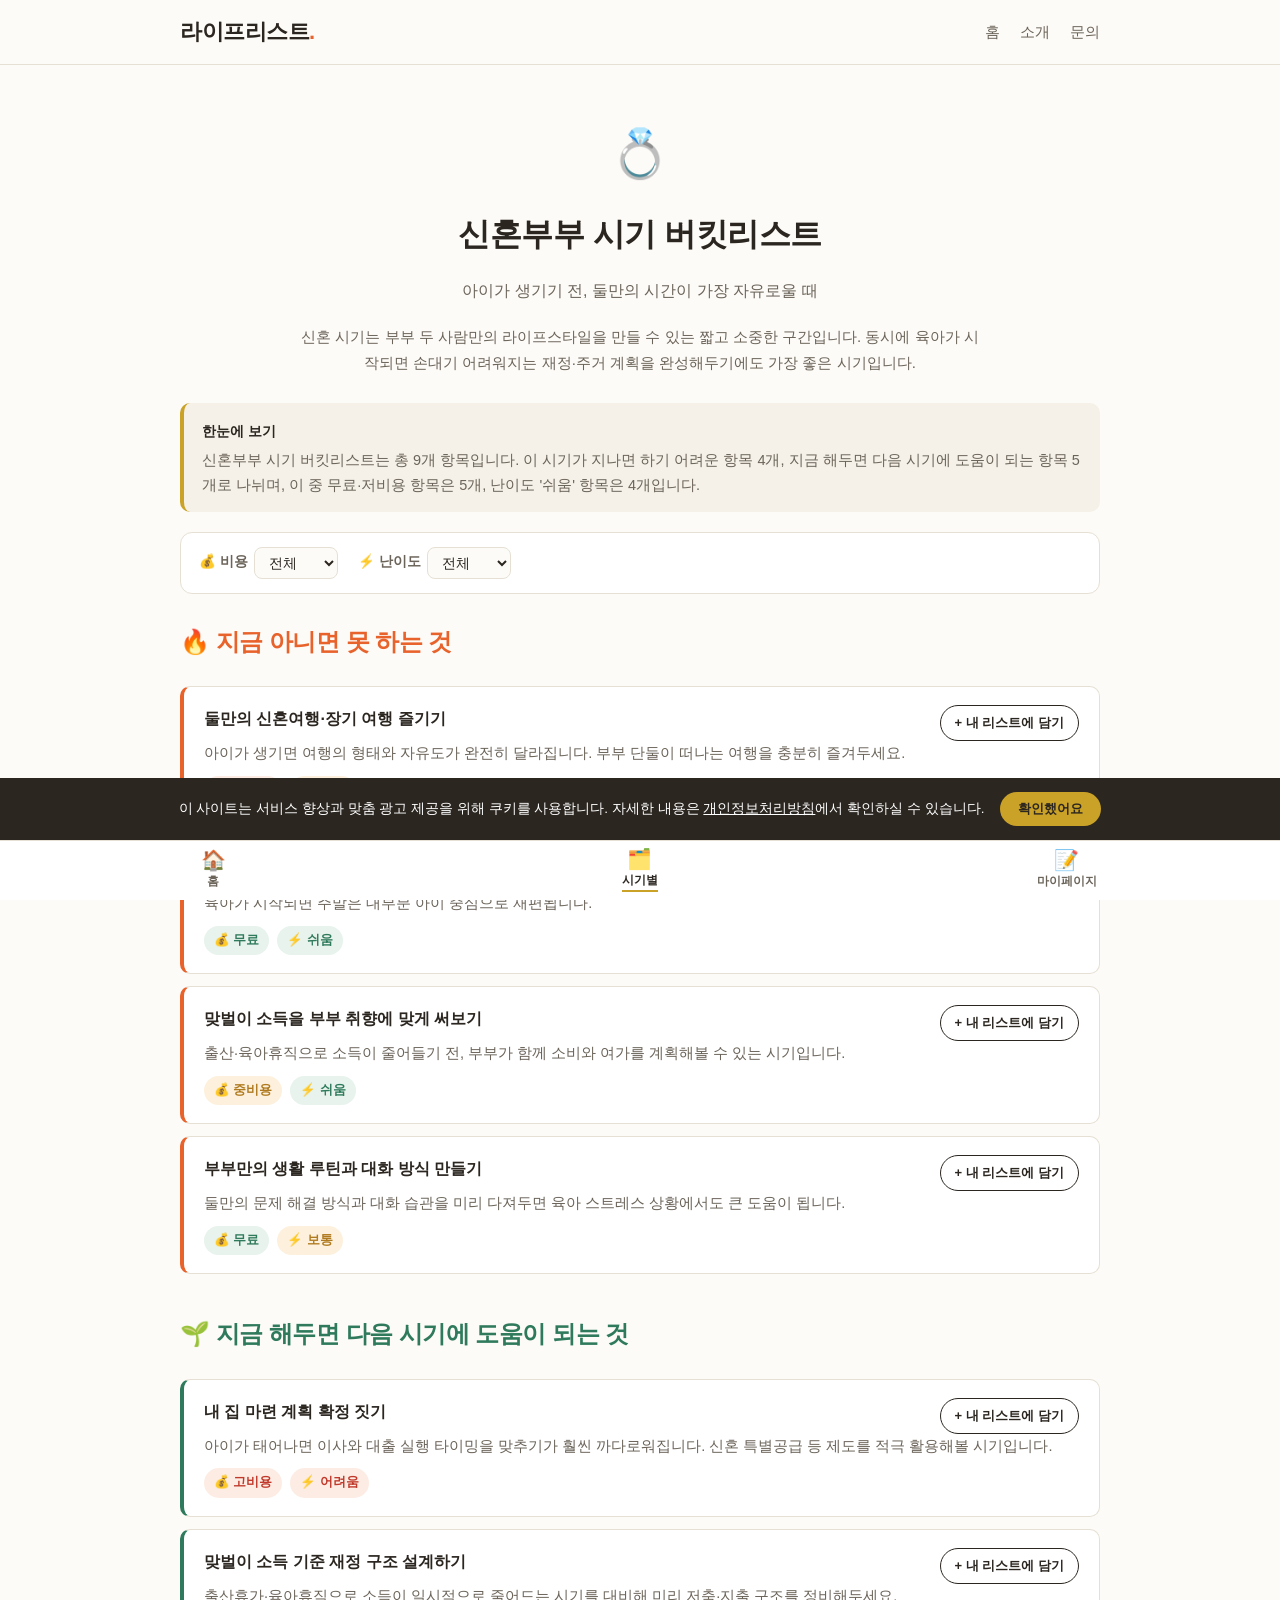
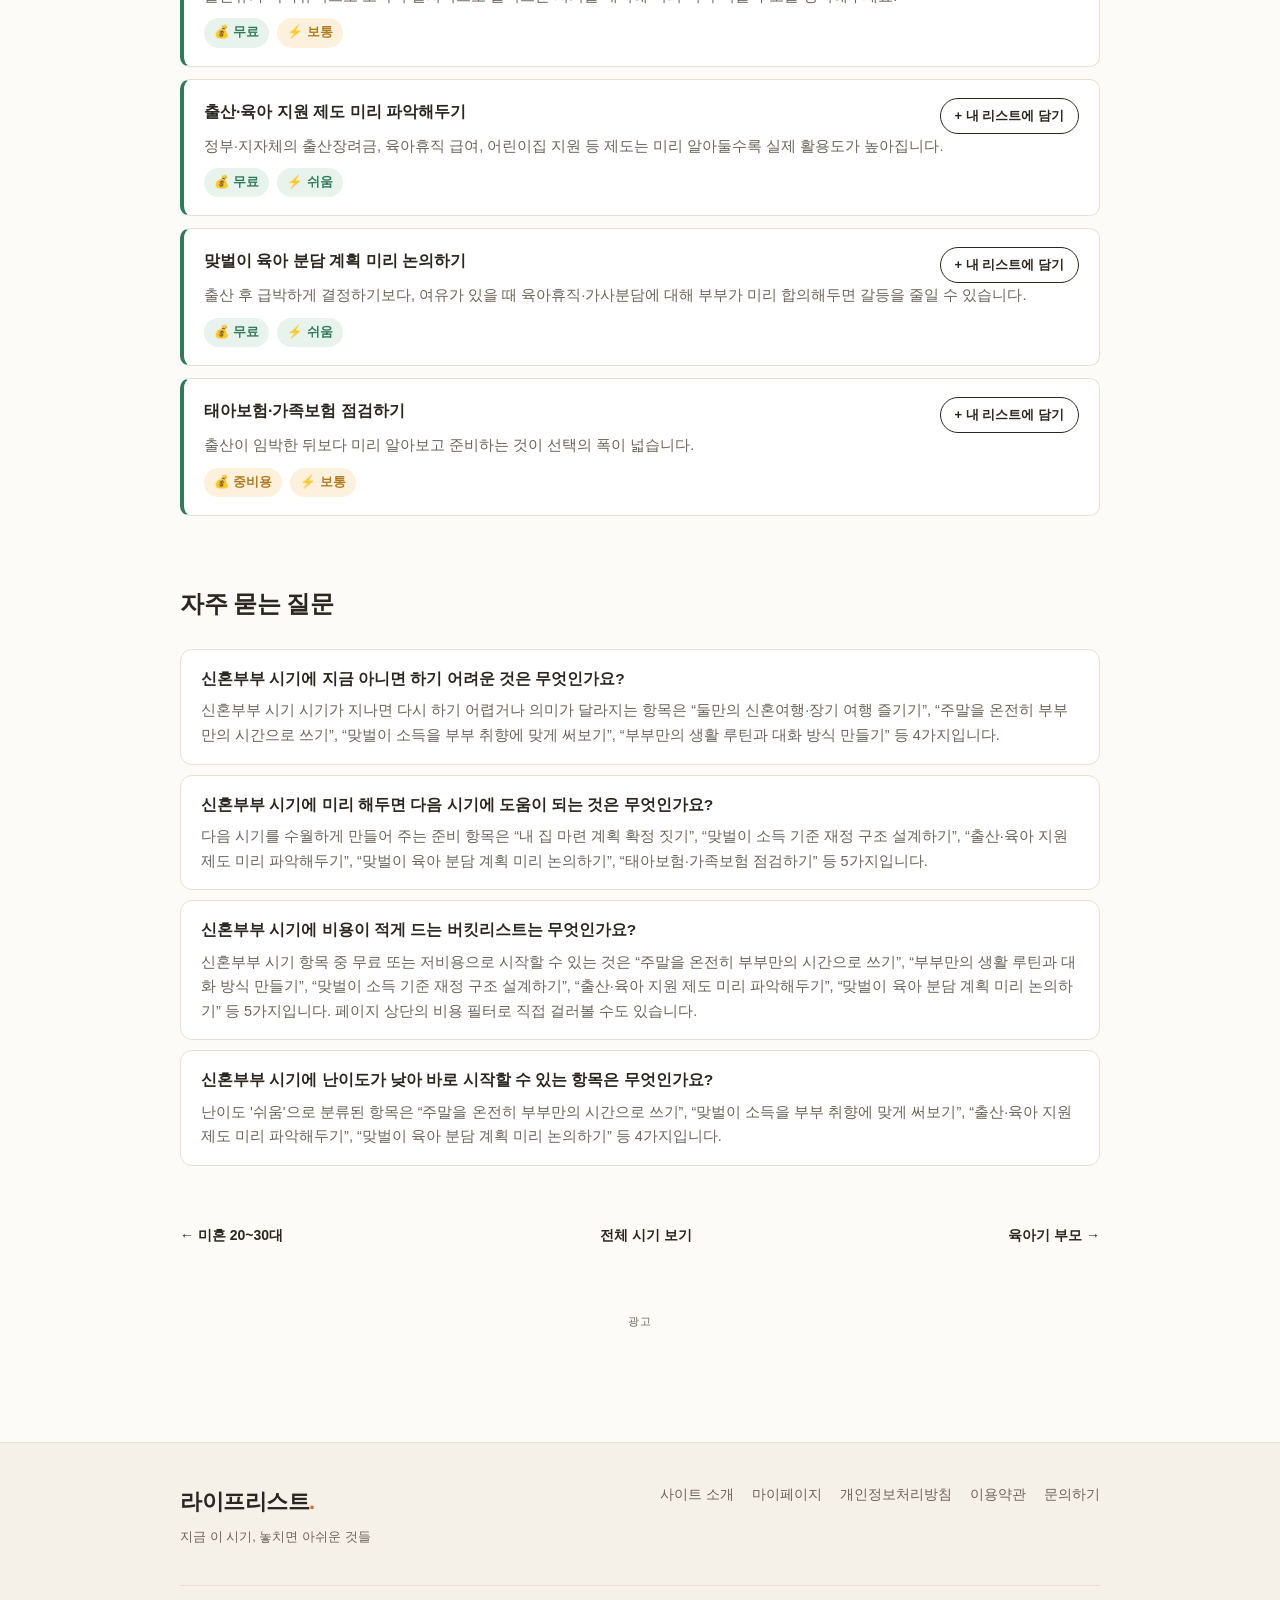
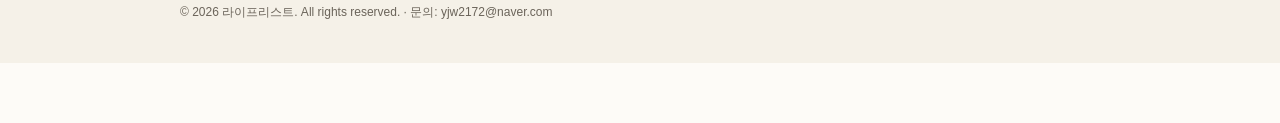
<file: categories/newlywed.html>
<!DOCTYPE html>
<html lang="ko">
<head>
<meta charset="UTF-8">
<meta name="viewport" content="width=device-width, initial-scale=1.0, viewport-fit=cover">
<title>신혼부부 시기 버킷리스트 - 라이프리스트</title>
<meta name="description" content="아이가 생기기 전, 둘만의 시간이 가장 자유로울 때 신혼 시기는 부부 두 사람만의 라이프스타일을 만들 수 있는 짧고 소중한 구간입니다. 동시에 육아가 시작되면 ...">
<meta name="robots" content="index, follow, max-snippet:-1, max-image-preview:large">
<link rel="canonical" href="https://example-lifelist.vercel.app/categories/newlywed.html">
<meta property="og:title" content="신혼부부 시기 버킷리스트 - 라이프리스트">
<meta property="og:description" content="아이가 생기기 전, 둘만의 시간이 가장 자유로울 때 신혼 시기는 부부 두 사람만의 라이프스타일을 만들 수 있는 짧고 소중한 구간입니다. 동시에 육아가 시작되면 ...">
<meta property="og:type" content="website">
<meta property="og:url" content="https://example-lifelist.vercel.app/categories/newlywed.html">
<meta property="og:locale" content="ko_KR">
<meta property="og:site_name" content="라이프리스트">
<meta name="naver-site-verification" content="d2c18578085fdac7f6232a9e1ecae478c88da880">
<link rel="icon" href="../assets/favicon.svg" type="image/svg+xml">
<link rel="stylesheet" href="../assets/style.css">
<script async src="https://pagead2.googlesyndication.com/pagead/js/adsbygoogle.js?client=ca-pub-2557338953436433" crossorigin="anonymous"></script>
<script type="application/ld+json">{"@context": "https://schema.org", "@graph": [{"@type": "Organization", "@id": "https://example-lifelist.vercel.app/#org", "name": "라이프리스트", "url": "https://example-lifelist.vercel.app", "email": "yjw2172@naver.com"}, {"@type": "Article", "@id": "https://example-lifelist.vercel.app/categories/newlywed.html#article", "headline": "신혼부부 시기 버킷리스트 - 지금 아니면 못 하는 것과 미리 준비하면 좋은 것", "description": "아이가 생기기 전, 둘만의 시간이 가장 자유로울 때. 신혼 시기는 부부 두 사람만의 라이프스타일을 만들 수 있는 짧고 소중한 구간입니다. 동시에 육아가 시작되면 손대기 어려워지는 재정·주거 계획을 완성해두기에도 가장 좋은 시기입니다.", "inLanguage": "ko", "datePublished": "2026-11-01", "dateModified": "2026-11-01", "author": {"@id": "https://example-lifelist.vercel.app/#org"}, "publisher": {"@id": "https://example-lifelist.vercel.app/#org"}, "mainEntityOfPage": "https://example-lifelist.vercel.app/categories/newlywed.html"}, {"@type": "BreadcrumbList", "itemListElement": [{"@type": "ListItem", "position": 1, "name": "홈", "item": "https://example-lifelist.vercel.app"}, {"@type": "ListItem", "position": 2, "name": "신혼부부 시기 버킷리스트", "item": "https://example-lifelist.vercel.app/categories/newlywed.html"}]}, {"@type": "ItemList", "name": "신혼부부 시기 버킷리스트 항목", "numberOfItems": 9, "itemListElement": [{"@type": "ListItem", "position": 1, "name": "둘만의 신혼여행·장기 여행 즐기기", "description": "아이가 생기면 여행의 형태와 자유도가 완전히 달라집니다. 부부 단둘이 떠나는 여행을 충분히 즐겨두세요."}, {"@type": "ListItem", "position": 2, "name": "주말을 온전히 부부만의 시간으로 쓰기", "description": "육아가 시작되면 주말은 대부분 아이 중심으로 재편됩니다."}, {"@type": "ListItem", "position": 3, "name": "맞벌이 소득을 부부 취향에 맞게 써보기", "description": "출산·육아휴직으로 소득이 줄어들기 전, 부부가 함께 소비와 여가를 계획해볼 수 있는 시기입니다."}, {"@type": "ListItem", "position": 4, "name": "부부만의 생활 루틴과 대화 방식 만들기", "description": "둘만의 문제 해결 방식과 대화 습관을 미리 다져두면 육아 스트레스 상황에서도 큰 도움이 됩니다."}, {"@type": "ListItem", "position": 5, "name": "내 집 마련 계획 확정 짓기", "description": "아이가 태어나면 이사와 대출 실행 타이밍을 맞추기가 훨씬 까다로워집니다. 신혼 특별공급 등 제도를 적극 활용해볼 시기입니다."}, {"@type": "ListItem", "position": 6, "name": "맞벌이 소득 기준 재정 구조 설계하기", "description": "출산휴가·육아휴직으로 소득이 일시적으로 줄어드는 시기를 대비해 미리 저축·지출 구조를 정비해두세요."}, {"@type": "ListItem", "position": 7, "name": "출산·육아 지원 제도 미리 파악해두기", "description": "정부·지자체의 출산장려금, 육아휴직 급여, 어린이집 지원 등 제도는 미리 알아둘수록 실제 활용도가 높아집니다."}, {"@type": "ListItem", "position": 8, "name": "맞벌이 육아 분담 계획 미리 논의하기", "description": "출산 후 급박하게 결정하기보다, 여유가 있을 때 육아휴직·가사분담에 대해 부부가 미리 합의해두면 갈등을 줄일 수 있습니다."}, {"@type": "ListItem", "position": 9, "name": "태아보험·가족보험 점검하기", "description": "출산이 임박한 뒤보다 미리 알아보고 준비하는 것이 선택의 폭이 넓습니다."}]}, {"@type": "FAQPage", "mainEntity": [{"@type": "Question", "name": "신혼부부 시기에 지금 아니면 하기 어려운 것은 무엇인가요?", "acceptedAnswer": {"@type": "Answer", "text": "신혼부부 시기 시기가 지나면 다시 하기 어렵거나 의미가 달라지는 항목은 “둘만의 신혼여행·장기 여행 즐기기”, “주말을 온전히 부부만의 시간으로 쓰기”, “맞벌이 소득을 부부 취향에 맞게 써보기”, “부부만의 생활 루틴과 대화 방식 만들기” 등 4가지입니다."}}, {"@type": "Question", "name": "신혼부부 시기에 미리 해두면 다음 시기에 도움이 되는 것은 무엇인가요?", "acceptedAnswer": {"@type": "Answer", "text": "다음 시기를 수월하게 만들어 주는 준비 항목은 “내 집 마련 계획 확정 짓기”, “맞벌이 소득 기준 재정 구조 설계하기”, “출산·육아 지원 제도 미리 파악해두기”, “맞벌이 육아 분담 계획 미리 논의하기”, “태아보험·가족보험 점검하기” 등 5가지입니다."}}, {"@type": "Question", "name": "신혼부부 시기에 비용이 적게 드는 버킷리스트는 무엇인가요?", "acceptedAnswer": {"@type": "Answer", "text": "신혼부부 시기 항목 중 무료 또는 저비용으로 시작할 수 있는 것은 “주말을 온전히 부부만의 시간으로 쓰기”, “부부만의 생활 루틴과 대화 방식 만들기”, “맞벌이 소득 기준 재정 구조 설계하기”, “출산·육아 지원 제도 미리 파악해두기”, “맞벌이 육아 분담 계획 미리 논의하기” 등 5가지입니다. 페이지 상단의 비용 필터로 직접 걸러볼 수도 있습니다."}}, {"@type": "Question", "name": "신혼부부 시기에 난이도가 낮아 바로 시작할 수 있는 항목은 무엇인가요?", "acceptedAnswer": {"@type": "Answer", "text": "난이도 '쉬움'으로 분류된 항목은 “주말을 온전히 부부만의 시간으로 쓰기”, “맞벌이 소득을 부부 취향에 맞게 써보기”, “출산·육아 지원 제도 미리 파악해두기”, “맞벌이 육아 분담 계획 미리 논의하기” 등 4가지입니다."}}]}]}</script>
</head>
<body>
<header class="site-header">
  <div class="wrap header-inner">
    <a class="logo" href="../index.html">라이프리스트<span class="logo-dot">.</span></a>
    <nav class="main-nav" aria-label="주요 메뉴">
      <a href="../index.html" class="">홈</a>
      <a href="../about.html" class="">소개</a>
      <a href="../contact.html" class="">문의</a>
    </nav>
  </div>
</header>

<main>
<section class="wrap cat-hero">
  <div class="cat-hero-emoji">💍</div>
  <h1>신혼부부 시기 버킷리스트</h1>
  <p class="cat-subtitle">아이가 생기기 전, 둘만의 시간이 가장 자유로울 때</p>
  <p class="cat-intro">신혼 시기는 부부 두 사람만의 라이프스타일을 만들 수 있는 짧고 소중한 구간입니다. 동시에 육아가 시작되면 손대기 어려워지는 재정·주거 계획을 완성해두기에도 가장 좋은 시기입니다.</p>
</section>
<section class="wrap">
  <aside class="summary-box">
    <strong>한눈에 보기</strong>
    <p>신혼부부 시기 버킷리스트는 총 9개 항목입니다. 이 시기가 지나면 하기 어려운 항목 4개, 지금 해두면 다음 시기에 도움이 되는 항목 5개로 나뉘며, 이 중 무료·저비용 항목은 5개, 난이도 '쉬움' 항목은 4개입니다.</p>
  </aside>
</section>
<section class="wrap">
  <div class="filter-bar">
  <label>💰 비용
    <select class="filter-select" data-filter="cost">
      <option value="all">전체</option>
      <option value="무료">무료</option><option value="저비용">저비용</option><option value="중비용">중비용</option><option value="고비용">고비용</option>
    </select>
  </label>
  <label>⚡ 난이도
    <select class="filter-select" data-filter="diff">
      <option value="all">전체</option>
      <option value="쉬움">쉬움</option><option value="보통">보통</option><option value="어려움">어려움</option>
    </select>
  </label>
</div>

</section>
<section class="wrap">
  <h2 class="section-title badge-fading-title">🔥 지금 아니면 못 하는 것</h2>
  <ul class="item-list item-list-fading">
  <li class="item-card" data-cost="고비용" data-diff="보통">
    <div class="item-card-top">
      <h4>둘만의 신혼여행·장기 여행 즐기기</h4>
      <button type="button" class="add-btn" data-id="newlywed-fading-0" data-title="둘만의 신혼여행·장기 여행 즐기기"
        data-cat="newlywed" data-catname="신혼부부 시기" data-emoji="💍"
        data-cost="고비용" data-diff="보통">+ 내 리스트에 담기</button>
    </div>
    <p>아이가 생기면 여행의 형태와 자유도가 완전히 달라집니다. 부부 단둘이 떠나는 여행을 충분히 즐겨두세요.</p>
    <div class="tag-row">
      <span class="tag tag-cost cost-3">💰 고비용</span>
      <span class="tag tag-diff diff-1">⚡ 보통</span>
    </div>
  </li>
  <li class="item-card" data-cost="무료" data-diff="쉬움">
    <div class="item-card-top">
      <h4>주말을 온전히 부부만의 시간으로 쓰기</h4>
      <button type="button" class="add-btn" data-id="newlywed-fading-1" data-title="주말을 온전히 부부만의 시간으로 쓰기"
        data-cat="newlywed" data-catname="신혼부부 시기" data-emoji="💍"
        data-cost="무료" data-diff="쉬움">+ 내 리스트에 담기</button>
    </div>
    <p>육아가 시작되면 주말은 대부분 아이 중심으로 재편됩니다.</p>
    <div class="tag-row">
      <span class="tag tag-cost cost-0">💰 무료</span>
      <span class="tag tag-diff diff-0">⚡ 쉬움</span>
    </div>
  </li>
  <li class="item-card" data-cost="중비용" data-diff="쉬움">
    <div class="item-card-top">
      <h4>맞벌이 소득을 부부 취향에 맞게 써보기</h4>
      <button type="button" class="add-btn" data-id="newlywed-fading-2" data-title="맞벌이 소득을 부부 취향에 맞게 써보기"
        data-cat="newlywed" data-catname="신혼부부 시기" data-emoji="💍"
        data-cost="중비용" data-diff="쉬움">+ 내 리스트에 담기</button>
    </div>
    <p>출산·육아휴직으로 소득이 줄어들기 전, 부부가 함께 소비와 여가를 계획해볼 수 있는 시기입니다.</p>
    <div class="tag-row">
      <span class="tag tag-cost cost-2">💰 중비용</span>
      <span class="tag tag-diff diff-0">⚡ 쉬움</span>
    </div>
  </li>
  <li class="item-card" data-cost="무료" data-diff="보통">
    <div class="item-card-top">
      <h4>부부만의 생활 루틴과 대화 방식 만들기</h4>
      <button type="button" class="add-btn" data-id="newlywed-fading-3" data-title="부부만의 생활 루틴과 대화 방식 만들기"
        data-cat="newlywed" data-catname="신혼부부 시기" data-emoji="💍"
        data-cost="무료" data-diff="보통">+ 내 리스트에 담기</button>
    </div>
    <p>둘만의 문제 해결 방식과 대화 습관을 미리 다져두면 육아 스트레스 상황에서도 큰 도움이 됩니다.</p>
    <div class="tag-row">
      <span class="tag tag-cost cost-0">💰 무료</span>
      <span class="tag tag-diff diff-1">⚡ 보통</span>
    </div>
  </li>
</ul>

</section>
<section class="wrap">
  <h2 class="section-title badge-prep-title">🌱 지금 해두면 다음 시기에 도움이 되는 것</h2>
  <ul class="item-list item-list-prep">
  <li class="item-card" data-cost="고비용" data-diff="어려움">
    <div class="item-card-top">
      <h4>내 집 마련 계획 확정 짓기</h4>
      <button type="button" class="add-btn" data-id="newlywed-prep-0" data-title="내 집 마련 계획 확정 짓기"
        data-cat="newlywed" data-catname="신혼부부 시기" data-emoji="💍"
        data-cost="고비용" data-diff="어려움">+ 내 리스트에 담기</button>
    </div>
    <p>아이가 태어나면 이사와 대출 실행 타이밍을 맞추기가 훨씬 까다로워집니다. 신혼 특별공급 등 제도를 적극 활용해볼 시기입니다.</p>
    <div class="tag-row">
      <span class="tag tag-cost cost-3">💰 고비용</span>
      <span class="tag tag-diff diff-2">⚡ 어려움</span>
    </div>
  </li>
  <li class="item-card" data-cost="무료" data-diff="보통">
    <div class="item-card-top">
      <h4>맞벌이 소득 기준 재정 구조 설계하기</h4>
      <button type="button" class="add-btn" data-id="newlywed-prep-1" data-title="맞벌이 소득 기준 재정 구조 설계하기"
        data-cat="newlywed" data-catname="신혼부부 시기" data-emoji="💍"
        data-cost="무료" data-diff="보통">+ 내 리스트에 담기</button>
    </div>
    <p>출산휴가·육아휴직으로 소득이 일시적으로 줄어드는 시기를 대비해 미리 저축·지출 구조를 정비해두세요.</p>
    <div class="tag-row">
      <span class="tag tag-cost cost-0">💰 무료</span>
      <span class="tag tag-diff diff-1">⚡ 보통</span>
    </div>
  </li>
  <li class="item-card" data-cost="무료" data-diff="쉬움">
    <div class="item-card-top">
      <h4>출산·육아 지원 제도 미리 파악해두기</h4>
      <button type="button" class="add-btn" data-id="newlywed-prep-2" data-title="출산·육아 지원 제도 미리 파악해두기"
        data-cat="newlywed" data-catname="신혼부부 시기" data-emoji="💍"
        data-cost="무료" data-diff="쉬움">+ 내 리스트에 담기</button>
    </div>
    <p>정부·지자체의 출산장려금, 육아휴직 급여, 어린이집 지원 등 제도는 미리 알아둘수록 실제 활용도가 높아집니다.</p>
    <div class="tag-row">
      <span class="tag tag-cost cost-0">💰 무료</span>
      <span class="tag tag-diff diff-0">⚡ 쉬움</span>
    </div>
  </li>
  <li class="item-card" data-cost="무료" data-diff="쉬움">
    <div class="item-card-top">
      <h4>맞벌이 육아 분담 계획 미리 논의하기</h4>
      <button type="button" class="add-btn" data-id="newlywed-prep-3" data-title="맞벌이 육아 분담 계획 미리 논의하기"
        data-cat="newlywed" data-catname="신혼부부 시기" data-emoji="💍"
        data-cost="무료" data-diff="쉬움">+ 내 리스트에 담기</button>
    </div>
    <p>출산 후 급박하게 결정하기보다, 여유가 있을 때 육아휴직·가사분담에 대해 부부가 미리 합의해두면 갈등을 줄일 수 있습니다.</p>
    <div class="tag-row">
      <span class="tag tag-cost cost-0">💰 무료</span>
      <span class="tag tag-diff diff-0">⚡ 쉬움</span>
    </div>
  </li>
  <li class="item-card" data-cost="중비용" data-diff="보통">
    <div class="item-card-top">
      <h4>태아보험·가족보험 점검하기</h4>
      <button type="button" class="add-btn" data-id="newlywed-prep-4" data-title="태아보험·가족보험 점검하기"
        data-cat="newlywed" data-catname="신혼부부 시기" data-emoji="💍"
        data-cost="중비용" data-diff="보통">+ 내 리스트에 담기</button>
    </div>
    <p>출산이 임박한 뒤보다 미리 알아보고 준비하는 것이 선택의 폭이 넓습니다.</p>
    <div class="tag-row">
      <span class="tag tag-cost cost-2">💰 중비용</span>
      <span class="tag tag-diff diff-1">⚡ 보통</span>
    </div>
  </li>
</ul>

</section>
<section class="wrap faq-section">
  <h2 class="section-title">자주 묻는 질문</h2>
  <div class="faq-item">
    <h3>신혼부부 시기에 지금 아니면 하기 어려운 것은 무엇인가요?</h3>
    <p>신혼부부 시기 시기가 지나면 다시 하기 어렵거나 의미가 달라지는 항목은 “둘만의 신혼여행·장기 여행 즐기기”, “주말을 온전히 부부만의 시간으로 쓰기”, “맞벌이 소득을 부부 취향에 맞게 써보기”, “부부만의 생활 루틴과 대화 방식 만들기” 등 4가지입니다.</p>
  </div>
  <div class="faq-item">
    <h3>신혼부부 시기에 미리 해두면 다음 시기에 도움이 되는 것은 무엇인가요?</h3>
    <p>다음 시기를 수월하게 만들어 주는 준비 항목은 “내 집 마련 계획 확정 짓기”, “맞벌이 소득 기준 재정 구조 설계하기”, “출산·육아 지원 제도 미리 파악해두기”, “맞벌이 육아 분담 계획 미리 논의하기”, “태아보험·가족보험 점검하기” 등 5가지입니다.</p>
  </div>
  <div class="faq-item">
    <h3>신혼부부 시기에 비용이 적게 드는 버킷리스트는 무엇인가요?</h3>
    <p>신혼부부 시기 항목 중 무료 또는 저비용으로 시작할 수 있는 것은 “주말을 온전히 부부만의 시간으로 쓰기”, “부부만의 생활 루틴과 대화 방식 만들기”, “맞벌이 소득 기준 재정 구조 설계하기”, “출산·육아 지원 제도 미리 파악해두기”, “맞벌이 육아 분담 계획 미리 논의하기” 등 5가지입니다. 페이지 상단의 비용 필터로 직접 걸러볼 수도 있습니다.</p>
  </div>
  <div class="faq-item">
    <h3>신혼부부 시기에 난이도가 낮아 바로 시작할 수 있는 항목은 무엇인가요?</h3>
    <p>난이도 '쉬움'으로 분류된 항목은 “주말을 온전히 부부만의 시간으로 쓰기”, “맞벌이 소득을 부부 취향에 맞게 써보기”, “출산·육아 지원 제도 미리 파악해두기”, “맞벌이 육아 분담 계획 미리 논의하기” 등 4가지입니다.</p>
  </div>
</section>

<section class="wrap">
  <div class="cat-nav"><a href="pre-marriage.html">&larr; 미혼 20~30대</a><a href="../index.html#categories">전체 시기 보기</a><a href="parenting.html">육아기 부모 &rarr;</a></div>
</section>

<section class="wrap bottom-ad-section">
<div class="ad-slot">
  <span class="ad-slot-label">광고</span>
  <ins class="adsbygoogle"
       style="display:block"
       data-ad-client="ca-pub-2557338953436433"
       data-ad-slot="1111111111"
       data-ad-format="auto"
       data-full-width-responsive="true"></ins>
  <script>(adsbygoogle = window.adsbygoogle || []).push({});</script>
</div>

</section>
</main>
<footer class="site-footer">
  <div class="wrap footer-inner">
    <div class="footer-brand">
      <div class="logo">라이프리스트<span class="logo-dot">.</span></div>
      <p>지금 이 시기, 놓치면 아쉬운 것들</p>
    </div>
    <div class="footer-links">
      <a href="../about.html">사이트 소개</a>
      <a href="../mypage.html">마이페이지</a>
      <a href="../privacy.html">개인정보처리방침</a>
      <a href="../terms.html">이용약관</a>
      <a href="../contact.html">문의하기</a>
    </div>
    <p class="footer-copy">&copy; 2026 라이프리스트. All rights reserved. &middot; 문의: yjw2172@naver.com</p>
  </div>
</footer>
<div id="cookie-consent" class="cookie-consent" hidden>
  <p>이 사이트는 서비스 향상과 맞춤 광고 제공을 위해 쿠키를 사용합니다. 자세한 내용은
    <a href="../privacy.html">개인정보처리방침</a>에서 확인하실 수 있습니다.</p>
  <button id="cookie-accept" class="btn-accept" type="button">확인했어요</button>
</div>
<script src="../assets/cookie-consent.js"></script>

<nav class="bottom-nav" aria-label="하단 메뉴">
  <a href="../index.html" class="bn-item"><span class="bn-icon">🏠</span><span class="bn-label">홈</span></a>
  <a href="../index.html#categories" class="bn-item active"><span class="bn-icon">🗂️</span><span class="bn-label">시기별</span></a>
  <a href="../mypage.html" class="bn-item"><span class="bn-icon">📝</span><span class="bn-label">마이페이지</span></a>
</nav>

<script src="../assets/mylist.js"></script>
</body>
</html>
</file>
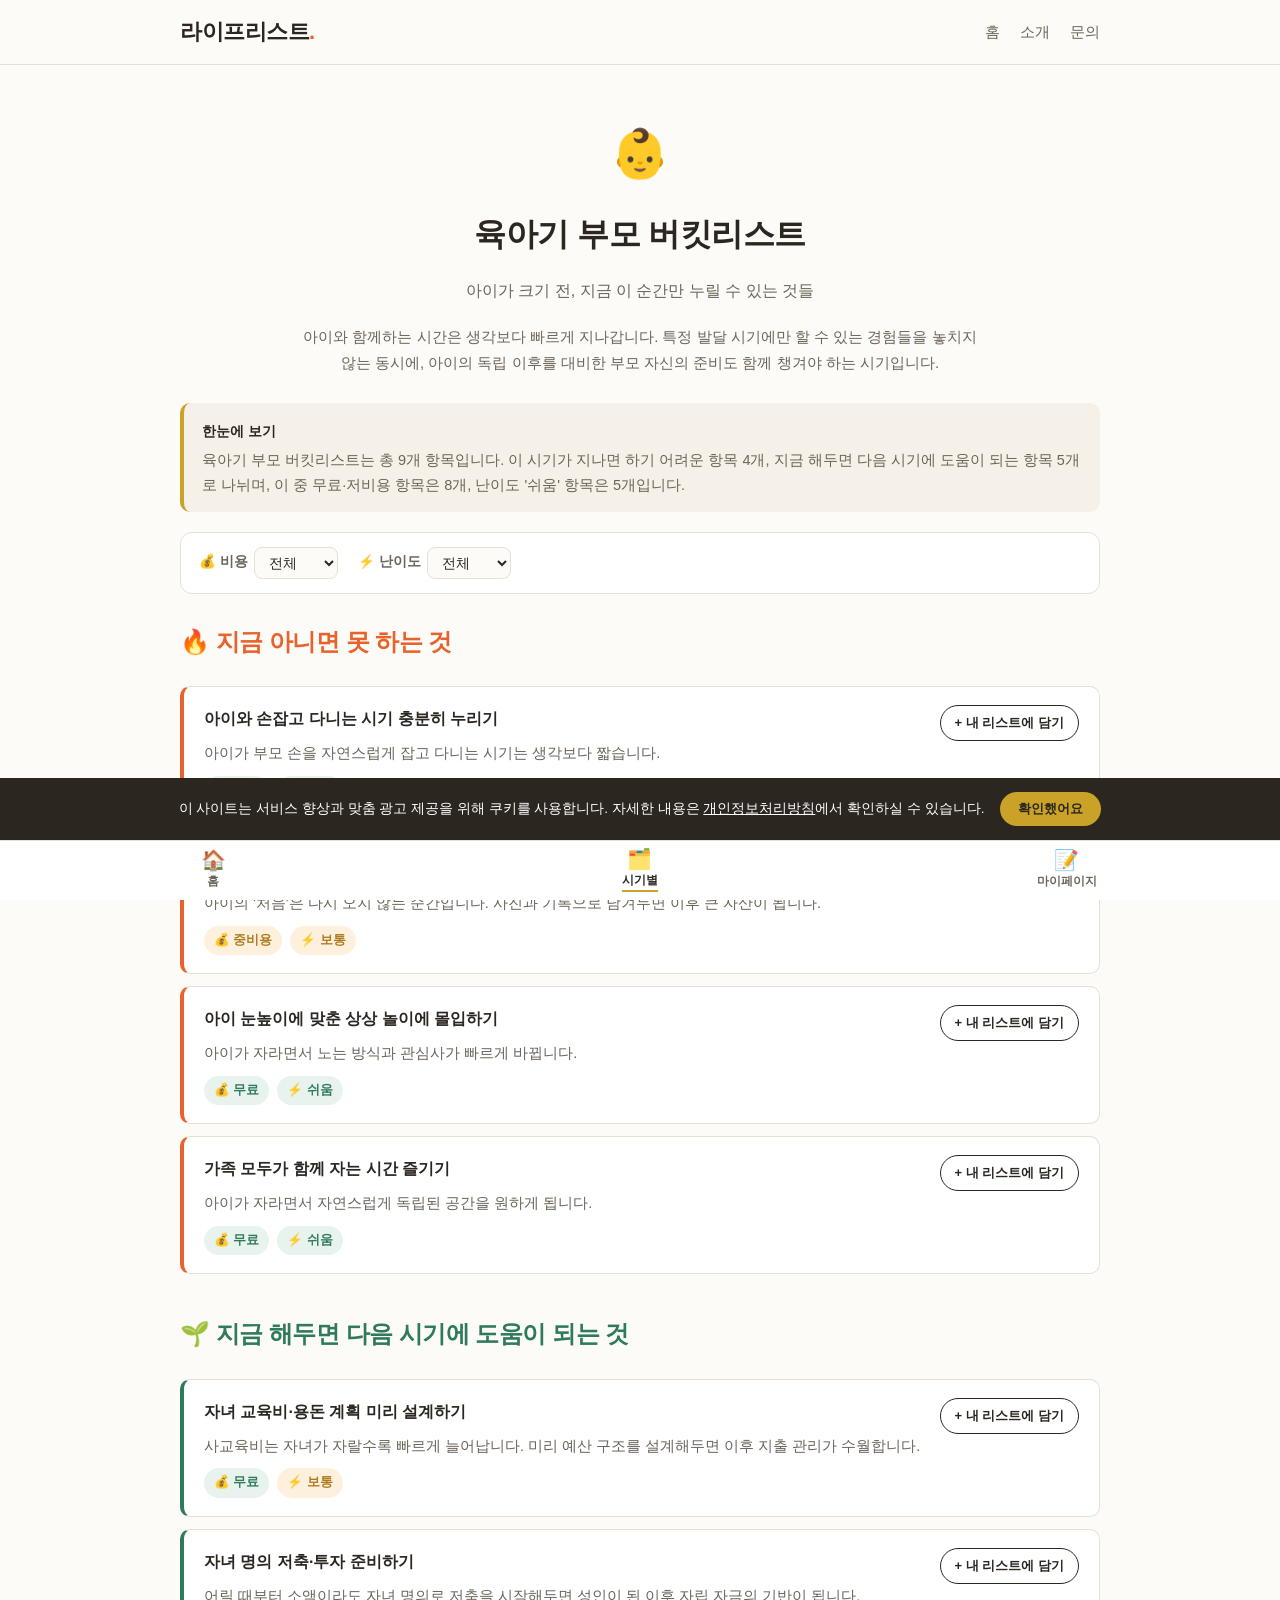
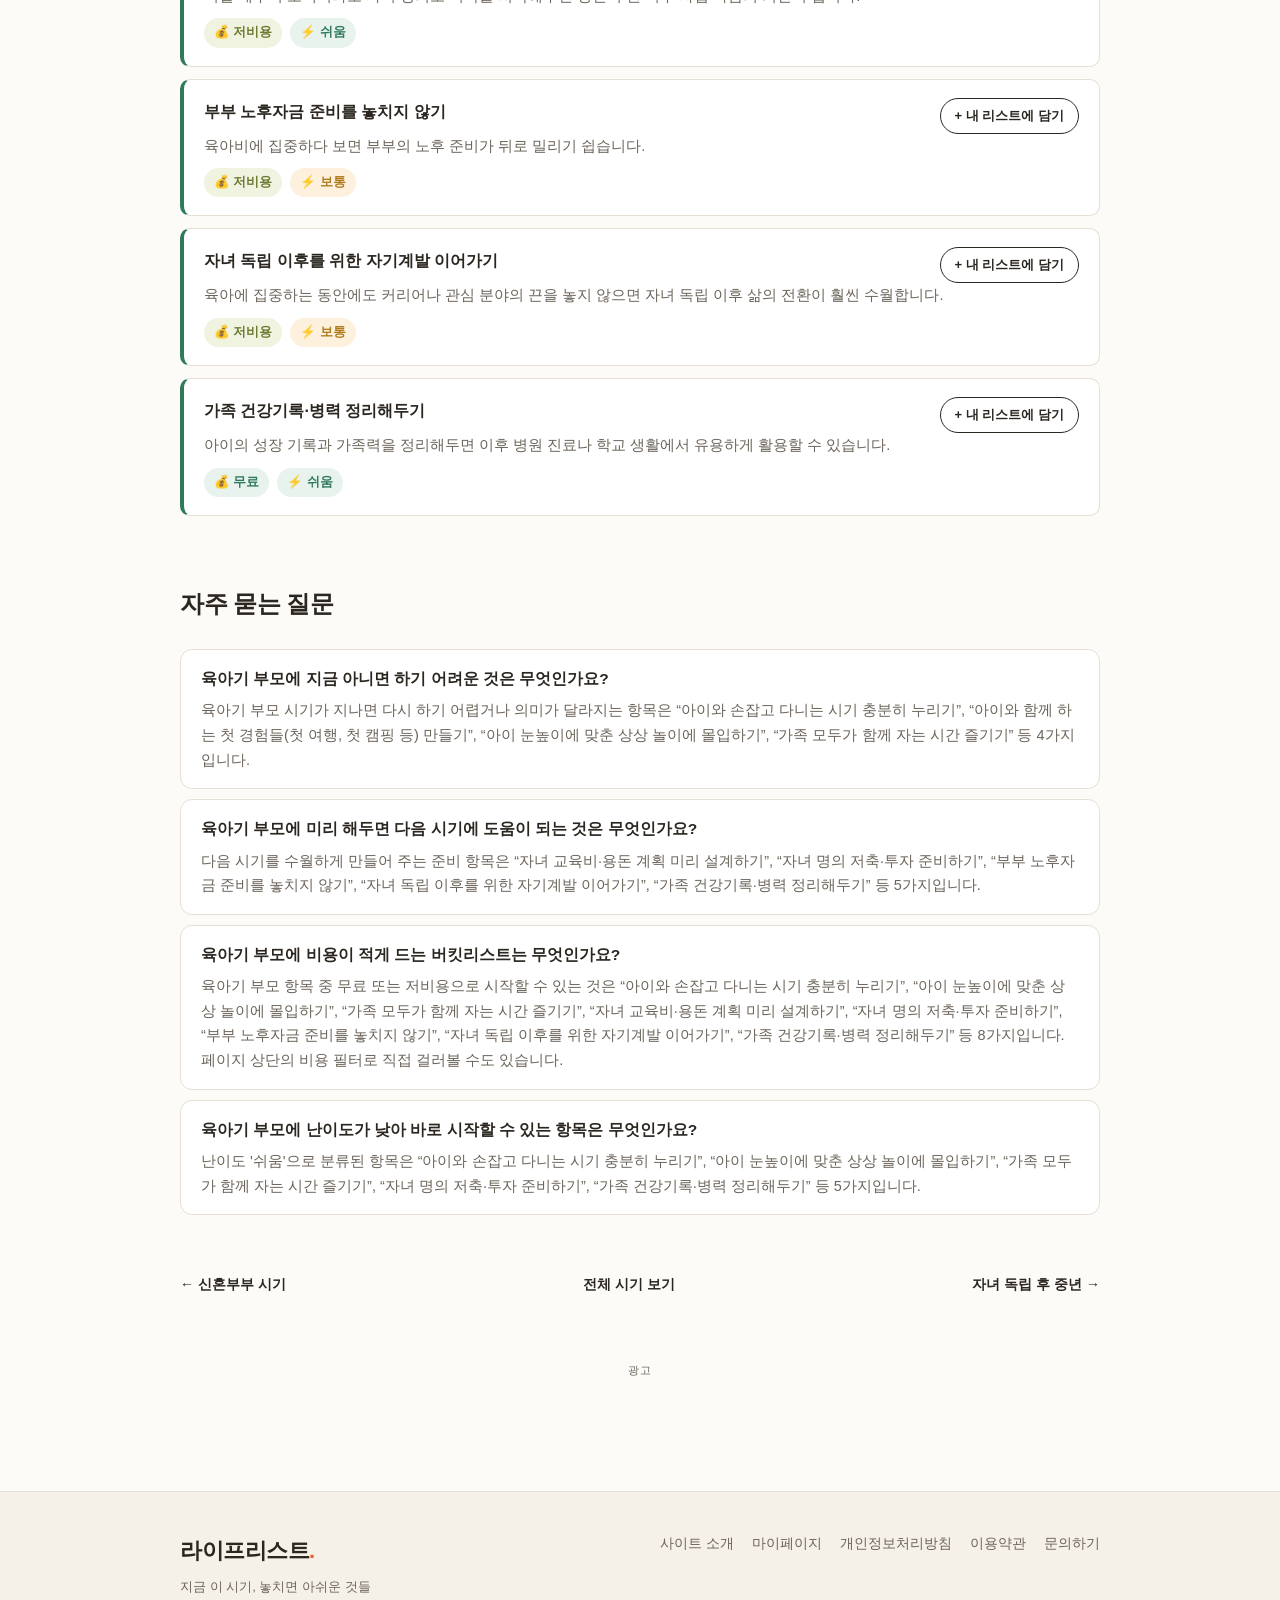
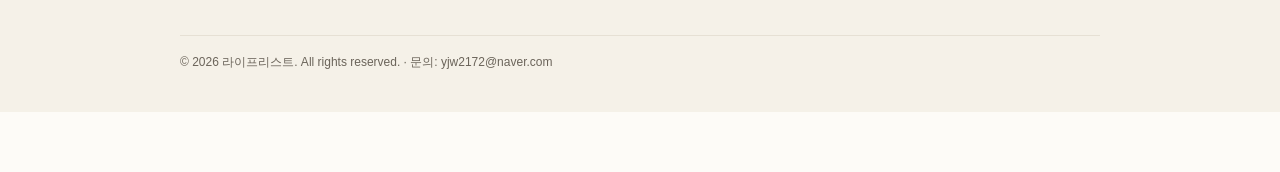
<file: categories/parenting.html>
<!DOCTYPE html>
<html lang="ko">
<head>
<meta charset="UTF-8">
<meta name="viewport" content="width=device-width, initial-scale=1.0, viewport-fit=cover">
<title>육아기 부모 버킷리스트 - 라이프리스트</title>
<meta name="description" content="아이가 크기 전, 지금 이 순간만 누릴 수 있는 것들 아이와 함께하는 시간은 생각보다 빠르게 지나갑니다. 특정 발달 시기에만 할 수 있는 경험들을 놓치지 않는 동...">
<meta name="robots" content="index, follow, max-snippet:-1, max-image-preview:large">
<link rel="canonical" href="https://example-lifelist.vercel.app/categories/parenting.html">
<meta property="og:title" content="육아기 부모 버킷리스트 - 라이프리스트">
<meta property="og:description" content="아이가 크기 전, 지금 이 순간만 누릴 수 있는 것들 아이와 함께하는 시간은 생각보다 빠르게 지나갑니다. 특정 발달 시기에만 할 수 있는 경험들을 놓치지 않는 동...">
<meta property="og:type" content="website">
<meta property="og:url" content="https://example-lifelist.vercel.app/categories/parenting.html">
<meta property="og:locale" content="ko_KR">
<meta property="og:site_name" content="라이프리스트">
<meta name="naver-site-verification" content="d2c18578085fdac7f6232a9e1ecae478c88da880">
<link rel="icon" href="../assets/favicon.svg" type="image/svg+xml">
<link rel="stylesheet" href="../assets/style.css">
<script async src="https://pagead2.googlesyndication.com/pagead/js/adsbygoogle.js?client=ca-pub-2557338953436433" crossorigin="anonymous"></script>
<script type="application/ld+json">{"@context": "https://schema.org", "@graph": [{"@type": "Organization", "@id": "https://example-lifelist.vercel.app/#org", "name": "라이프리스트", "url": "https://example-lifelist.vercel.app", "email": "yjw2172@naver.com"}, {"@type": "Article", "@id": "https://example-lifelist.vercel.app/categories/parenting.html#article", "headline": "육아기 부모 버킷리스트 - 지금 아니면 못 하는 것과 미리 준비하면 좋은 것", "description": "아이가 크기 전, 지금 이 순간만 누릴 수 있는 것들. 아이와 함께하는 시간은 생각보다 빠르게 지나갑니다. 특정 발달 시기에만 할 수 있는 경험들을 놓치지 않는 동시에, 아이의 독립 이후를 대비한 부모 자신의 준비도 함께 챙겨야 하는 시기입니다.", "inLanguage": "ko", "datePublished": "2026-11-01", "dateModified": "2026-11-01", "author": {"@id": "https://example-lifelist.vercel.app/#org"}, "publisher": {"@id": "https://example-lifelist.vercel.app/#org"}, "mainEntityOfPage": "https://example-lifelist.vercel.app/categories/parenting.html"}, {"@type": "BreadcrumbList", "itemListElement": [{"@type": "ListItem", "position": 1, "name": "홈", "item": "https://example-lifelist.vercel.app"}, {"@type": "ListItem", "position": 2, "name": "육아기 부모 버킷리스트", "item": "https://example-lifelist.vercel.app/categories/parenting.html"}]}, {"@type": "ItemList", "name": "육아기 부모 버킷리스트 항목", "numberOfItems": 9, "itemListElement": [{"@type": "ListItem", "position": 1, "name": "아이와 손잡고 다니는 시기 충분히 누리기", "description": "아이가 부모 손을 자연스럽게 잡고 다니는 시기는 생각보다 짧습니다."}, {"@type": "ListItem", "position": 2, "name": "아이와 함께 하는 첫 경험들(첫 여행, 첫 캠핑 등) 만들기", "description": "아이의 '처음'은 다시 오지 않는 순간입니다. 사진과 기록으로 남겨두면 이후 큰 자산이 됩니다."}, {"@type": "ListItem", "position": 3, "name": "아이 눈높이에 맞춘 상상 놀이에 몰입하기", "description": "아이가 자라면서 노는 방식과 관심사가 빠르게 바뀝니다."}, {"@type": "ListItem", "position": 4, "name": "가족 모두가 함께 자는 시간 즐기기", "description": "아이가 자라면서 자연스럽게 독립된 공간을 원하게 됩니다."}, {"@type": "ListItem", "position": 5, "name": "자녀 교육비·용돈 계획 미리 설계하기", "description": "사교육비는 자녀가 자랄수록 빠르게 늘어납니다. 미리 예산 구조를 설계해두면 이후 지출 관리가 수월합니다."}, {"@type": "ListItem", "position": 6, "name": "자녀 명의 저축·투자 준비하기", "description": "어릴 때부터 소액이라도 자녀 명의로 저축을 시작해두면 성인이 된 이후 자립 자금의 기반이 됩니다."}, {"@type": "ListItem", "position": 7, "name": "부부 노후자금 준비를 놓치지 않기", "description": "육아비에 집중하다 보면 부부의 노후 준비가 뒤로 밀리기 쉽습니다."}, {"@type": "ListItem", "position": 8, "name": "자녀 독립 이후를 위한 자기계발 이어가기", "description": "육아에 집중하는 동안에도 커리어나 관심 분야의 끈을 놓지 않으면 자녀 독립 이후 삶의 전환이 훨씬 수월합니다."}, {"@type": "ListItem", "position": 9, "name": "가족 건강기록·병력 정리해두기", "description": "아이의 성장 기록과 가족력을 정리해두면 이후 병원 진료나 학교 생활에서 유용하게 활용할 수 있습니다."}]}, {"@type": "FAQPage", "mainEntity": [{"@type": "Question", "name": "육아기 부모에 지금 아니면 하기 어려운 것은 무엇인가요?", "acceptedAnswer": {"@type": "Answer", "text": "육아기 부모 시기가 지나면 다시 하기 어렵거나 의미가 달라지는 항목은 “아이와 손잡고 다니는 시기 충분히 누리기”, “아이와 함께 하는 첫 경험들(첫 여행, 첫 캠핑 등) 만들기”, “아이 눈높이에 맞춘 상상 놀이에 몰입하기”, “가족 모두가 함께 자는 시간 즐기기” 등 4가지입니다."}}, {"@type": "Question", "name": "육아기 부모에 미리 해두면 다음 시기에 도움이 되는 것은 무엇인가요?", "acceptedAnswer": {"@type": "Answer", "text": "다음 시기를 수월하게 만들어 주는 준비 항목은 “자녀 교육비·용돈 계획 미리 설계하기”, “자녀 명의 저축·투자 준비하기”, “부부 노후자금 준비를 놓치지 않기”, “자녀 독립 이후를 위한 자기계발 이어가기”, “가족 건강기록·병력 정리해두기” 등 5가지입니다."}}, {"@type": "Question", "name": "육아기 부모에 비용이 적게 드는 버킷리스트는 무엇인가요?", "acceptedAnswer": {"@type": "Answer", "text": "육아기 부모 항목 중 무료 또는 저비용으로 시작할 수 있는 것은 “아이와 손잡고 다니는 시기 충분히 누리기”, “아이 눈높이에 맞춘 상상 놀이에 몰입하기”, “가족 모두가 함께 자는 시간 즐기기”, “자녀 교육비·용돈 계획 미리 설계하기”, “자녀 명의 저축·투자 준비하기”, “부부 노후자금 준비를 놓치지 않기”, “자녀 독립 이후를 위한 자기계발 이어가기”, “가족 건강기록·병력 정리해두기” 등 8가지입니다. 페이지 상단의 비용 필터로 직접 걸러볼 수도 있습니다."}}, {"@type": "Question", "name": "육아기 부모에 난이도가 낮아 바로 시작할 수 있는 항목은 무엇인가요?", "acceptedAnswer": {"@type": "Answer", "text": "난이도 '쉬움'으로 분류된 항목은 “아이와 손잡고 다니는 시기 충분히 누리기”, “아이 눈높이에 맞춘 상상 놀이에 몰입하기”, “가족 모두가 함께 자는 시간 즐기기”, “자녀 명의 저축·투자 준비하기”, “가족 건강기록·병력 정리해두기” 등 5가지입니다."}}]}]}</script>
</head>
<body>
<header class="site-header">
  <div class="wrap header-inner">
    <a class="logo" href="../index.html">라이프리스트<span class="logo-dot">.</span></a>
    <nav class="main-nav" aria-label="주요 메뉴">
      <a href="../index.html" class="">홈</a>
      <a href="../about.html" class="">소개</a>
      <a href="../contact.html" class="">문의</a>
    </nav>
  </div>
</header>

<main>
<section class="wrap cat-hero">
  <div class="cat-hero-emoji">👶</div>
  <h1>육아기 부모 버킷리스트</h1>
  <p class="cat-subtitle">아이가 크기 전, 지금 이 순간만 누릴 수 있는 것들</p>
  <p class="cat-intro">아이와 함께하는 시간은 생각보다 빠르게 지나갑니다. 특정 발달 시기에만 할 수 있는 경험들을 놓치지 않는 동시에, 아이의 독립 이후를 대비한 부모 자신의 준비도 함께 챙겨야 하는 시기입니다.</p>
</section>
<section class="wrap">
  <aside class="summary-box">
    <strong>한눈에 보기</strong>
    <p>육아기 부모 버킷리스트는 총 9개 항목입니다. 이 시기가 지나면 하기 어려운 항목 4개, 지금 해두면 다음 시기에 도움이 되는 항목 5개로 나뉘며, 이 중 무료·저비용 항목은 8개, 난이도 '쉬움' 항목은 5개입니다.</p>
  </aside>
</section>
<section class="wrap">
  <div class="filter-bar">
  <label>💰 비용
    <select class="filter-select" data-filter="cost">
      <option value="all">전체</option>
      <option value="무료">무료</option><option value="저비용">저비용</option><option value="중비용">중비용</option><option value="고비용">고비용</option>
    </select>
  </label>
  <label>⚡ 난이도
    <select class="filter-select" data-filter="diff">
      <option value="all">전체</option>
      <option value="쉬움">쉬움</option><option value="보통">보통</option><option value="어려움">어려움</option>
    </select>
  </label>
</div>

</section>
<section class="wrap">
  <h2 class="section-title badge-fading-title">🔥 지금 아니면 못 하는 것</h2>
  <ul class="item-list item-list-fading">
  <li class="item-card" data-cost="무료" data-diff="쉬움">
    <div class="item-card-top">
      <h4>아이와 손잡고 다니는 시기 충분히 누리기</h4>
      <button type="button" class="add-btn" data-id="parenting-fading-0" data-title="아이와 손잡고 다니는 시기 충분히 누리기"
        data-cat="parenting" data-catname="육아기 부모" data-emoji="👶"
        data-cost="무료" data-diff="쉬움">+ 내 리스트에 담기</button>
    </div>
    <p>아이가 부모 손을 자연스럽게 잡고 다니는 시기는 생각보다 짧습니다.</p>
    <div class="tag-row">
      <span class="tag tag-cost cost-0">💰 무료</span>
      <span class="tag tag-diff diff-0">⚡ 쉬움</span>
    </div>
  </li>
  <li class="item-card" data-cost="중비용" data-diff="보통">
    <div class="item-card-top">
      <h4>아이와 함께 하는 첫 경험들(첫 여행, 첫 캠핑 등) 만들기</h4>
      <button type="button" class="add-btn" data-id="parenting-fading-1" data-title="아이와 함께 하는 첫 경험들(첫 여행, 첫 캠핑 등) 만들기"
        data-cat="parenting" data-catname="육아기 부모" data-emoji="👶"
        data-cost="중비용" data-diff="보통">+ 내 리스트에 담기</button>
    </div>
    <p>아이의 '처음'은 다시 오지 않는 순간입니다. 사진과 기록으로 남겨두면 이후 큰 자산이 됩니다.</p>
    <div class="tag-row">
      <span class="tag tag-cost cost-2">💰 중비용</span>
      <span class="tag tag-diff diff-1">⚡ 보통</span>
    </div>
  </li>
  <li class="item-card" data-cost="무료" data-diff="쉬움">
    <div class="item-card-top">
      <h4>아이 눈높이에 맞춘 상상 놀이에 몰입하기</h4>
      <button type="button" class="add-btn" data-id="parenting-fading-2" data-title="아이 눈높이에 맞춘 상상 놀이에 몰입하기"
        data-cat="parenting" data-catname="육아기 부모" data-emoji="👶"
        data-cost="무료" data-diff="쉬움">+ 내 리스트에 담기</button>
    </div>
    <p>아이가 자라면서 노는 방식과 관심사가 빠르게 바뀝니다.</p>
    <div class="tag-row">
      <span class="tag tag-cost cost-0">💰 무료</span>
      <span class="tag tag-diff diff-0">⚡ 쉬움</span>
    </div>
  </li>
  <li class="item-card" data-cost="무료" data-diff="쉬움">
    <div class="item-card-top">
      <h4>가족 모두가 함께 자는 시간 즐기기</h4>
      <button type="button" class="add-btn" data-id="parenting-fading-3" data-title="가족 모두가 함께 자는 시간 즐기기"
        data-cat="parenting" data-catname="육아기 부모" data-emoji="👶"
        data-cost="무료" data-diff="쉬움">+ 내 리스트에 담기</button>
    </div>
    <p>아이가 자라면서 자연스럽게 독립된 공간을 원하게 됩니다.</p>
    <div class="tag-row">
      <span class="tag tag-cost cost-0">💰 무료</span>
      <span class="tag tag-diff diff-0">⚡ 쉬움</span>
    </div>
  </li>
</ul>

</section>
<section class="wrap">
  <h2 class="section-title badge-prep-title">🌱 지금 해두면 다음 시기에 도움이 되는 것</h2>
  <ul class="item-list item-list-prep">
  <li class="item-card" data-cost="무료" data-diff="보통">
    <div class="item-card-top">
      <h4>자녀 교육비·용돈 계획 미리 설계하기</h4>
      <button type="button" class="add-btn" data-id="parenting-prep-0" data-title="자녀 교육비·용돈 계획 미리 설계하기"
        data-cat="parenting" data-catname="육아기 부모" data-emoji="👶"
        data-cost="무료" data-diff="보통">+ 내 리스트에 담기</button>
    </div>
    <p>사교육비는 자녀가 자랄수록 빠르게 늘어납니다. 미리 예산 구조를 설계해두면 이후 지출 관리가 수월합니다.</p>
    <div class="tag-row">
      <span class="tag tag-cost cost-0">💰 무료</span>
      <span class="tag tag-diff diff-1">⚡ 보통</span>
    </div>
  </li>
  <li class="item-card" data-cost="저비용" data-diff="쉬움">
    <div class="item-card-top">
      <h4>자녀 명의 저축·투자 준비하기</h4>
      <button type="button" class="add-btn" data-id="parenting-prep-1" data-title="자녀 명의 저축·투자 준비하기"
        data-cat="parenting" data-catname="육아기 부모" data-emoji="👶"
        data-cost="저비용" data-diff="쉬움">+ 내 리스트에 담기</button>
    </div>
    <p>어릴 때부터 소액이라도 자녀 명의로 저축을 시작해두면 성인이 된 이후 자립 자금의 기반이 됩니다.</p>
    <div class="tag-row">
      <span class="tag tag-cost cost-1">💰 저비용</span>
      <span class="tag tag-diff diff-0">⚡ 쉬움</span>
    </div>
  </li>
  <li class="item-card" data-cost="저비용" data-diff="보통">
    <div class="item-card-top">
      <h4>부부 노후자금 준비를 놓치지 않기</h4>
      <button type="button" class="add-btn" data-id="parenting-prep-2" data-title="부부 노후자금 준비를 놓치지 않기"
        data-cat="parenting" data-catname="육아기 부모" data-emoji="👶"
        data-cost="저비용" data-diff="보통">+ 내 리스트에 담기</button>
    </div>
    <p>육아비에 집중하다 보면 부부의 노후 준비가 뒤로 밀리기 쉽습니다.</p>
    <div class="tag-row">
      <span class="tag tag-cost cost-1">💰 저비용</span>
      <span class="tag tag-diff diff-1">⚡ 보통</span>
    </div>
  </li>
  <li class="item-card" data-cost="저비용" data-diff="보통">
    <div class="item-card-top">
      <h4>자녀 독립 이후를 위한 자기계발 이어가기</h4>
      <button type="button" class="add-btn" data-id="parenting-prep-3" data-title="자녀 독립 이후를 위한 자기계발 이어가기"
        data-cat="parenting" data-catname="육아기 부모" data-emoji="👶"
        data-cost="저비용" data-diff="보통">+ 내 리스트에 담기</button>
    </div>
    <p>육아에 집중하는 동안에도 커리어나 관심 분야의 끈을 놓지 않으면 자녀 독립 이후 삶의 전환이 훨씬 수월합니다.</p>
    <div class="tag-row">
      <span class="tag tag-cost cost-1">💰 저비용</span>
      <span class="tag tag-diff diff-1">⚡ 보통</span>
    </div>
  </li>
  <li class="item-card" data-cost="무료" data-diff="쉬움">
    <div class="item-card-top">
      <h4>가족 건강기록·병력 정리해두기</h4>
      <button type="button" class="add-btn" data-id="parenting-prep-4" data-title="가족 건강기록·병력 정리해두기"
        data-cat="parenting" data-catname="육아기 부모" data-emoji="👶"
        data-cost="무료" data-diff="쉬움">+ 내 리스트에 담기</button>
    </div>
    <p>아이의 성장 기록과 가족력을 정리해두면 이후 병원 진료나 학교 생활에서 유용하게 활용할 수 있습니다.</p>
    <div class="tag-row">
      <span class="tag tag-cost cost-0">💰 무료</span>
      <span class="tag tag-diff diff-0">⚡ 쉬움</span>
    </div>
  </li>
</ul>

</section>
<section class="wrap faq-section">
  <h2 class="section-title">자주 묻는 질문</h2>
  <div class="faq-item">
    <h3>육아기 부모에 지금 아니면 하기 어려운 것은 무엇인가요?</h3>
    <p>육아기 부모 시기가 지나면 다시 하기 어렵거나 의미가 달라지는 항목은 “아이와 손잡고 다니는 시기 충분히 누리기”, “아이와 함께 하는 첫 경험들(첫 여행, 첫 캠핑 등) 만들기”, “아이 눈높이에 맞춘 상상 놀이에 몰입하기”, “가족 모두가 함께 자는 시간 즐기기” 등 4가지입니다.</p>
  </div>
  <div class="faq-item">
    <h3>육아기 부모에 미리 해두면 다음 시기에 도움이 되는 것은 무엇인가요?</h3>
    <p>다음 시기를 수월하게 만들어 주는 준비 항목은 “자녀 교육비·용돈 계획 미리 설계하기”, “자녀 명의 저축·투자 준비하기”, “부부 노후자금 준비를 놓치지 않기”, “자녀 독립 이후를 위한 자기계발 이어가기”, “가족 건강기록·병력 정리해두기” 등 5가지입니다.</p>
  </div>
  <div class="faq-item">
    <h3>육아기 부모에 비용이 적게 드는 버킷리스트는 무엇인가요?</h3>
    <p>육아기 부모 항목 중 무료 또는 저비용으로 시작할 수 있는 것은 “아이와 손잡고 다니는 시기 충분히 누리기”, “아이 눈높이에 맞춘 상상 놀이에 몰입하기”, “가족 모두가 함께 자는 시간 즐기기”, “자녀 교육비·용돈 계획 미리 설계하기”, “자녀 명의 저축·투자 준비하기”, “부부 노후자금 준비를 놓치지 않기”, “자녀 독립 이후를 위한 자기계발 이어가기”, “가족 건강기록·병력 정리해두기” 등 8가지입니다. 페이지 상단의 비용 필터로 직접 걸러볼 수도 있습니다.</p>
  </div>
  <div class="faq-item">
    <h3>육아기 부모에 난이도가 낮아 바로 시작할 수 있는 항목은 무엇인가요?</h3>
    <p>난이도 '쉬움'으로 분류된 항목은 “아이와 손잡고 다니는 시기 충분히 누리기”, “아이 눈높이에 맞춘 상상 놀이에 몰입하기”, “가족 모두가 함께 자는 시간 즐기기”, “자녀 명의 저축·투자 준비하기”, “가족 건강기록·병력 정리해두기” 등 5가지입니다.</p>
  </div>
</section>

<section class="wrap">
  <div class="cat-nav"><a href="newlywed.html">&larr; 신혼부부 시기</a><a href="../index.html#categories">전체 시기 보기</a><a href="empty-nest.html">자녀 독립 후 중년 &rarr;</a></div>
</section>

<section class="wrap bottom-ad-section">
<div class="ad-slot">
  <span class="ad-slot-label">광고</span>
  <ins class="adsbygoogle"
       style="display:block"
       data-ad-client="ca-pub-2557338953436433"
       data-ad-slot="1111111111"
       data-ad-format="auto"
       data-full-width-responsive="true"></ins>
  <script>(adsbygoogle = window.adsbygoogle || []).push({});</script>
</div>

</section>
</main>
<footer class="site-footer">
  <div class="wrap footer-inner">
    <div class="footer-brand">
      <div class="logo">라이프리스트<span class="logo-dot">.</span></div>
      <p>지금 이 시기, 놓치면 아쉬운 것들</p>
    </div>
    <div class="footer-links">
      <a href="../about.html">사이트 소개</a>
      <a href="../mypage.html">마이페이지</a>
      <a href="../privacy.html">개인정보처리방침</a>
      <a href="../terms.html">이용약관</a>
      <a href="../contact.html">문의하기</a>
    </div>
    <p class="footer-copy">&copy; 2026 라이프리스트. All rights reserved. &middot; 문의: yjw2172@naver.com</p>
  </div>
</footer>
<div id="cookie-consent" class="cookie-consent" hidden>
  <p>이 사이트는 서비스 향상과 맞춤 광고 제공을 위해 쿠키를 사용합니다. 자세한 내용은
    <a href="../privacy.html">개인정보처리방침</a>에서 확인하실 수 있습니다.</p>
  <button id="cookie-accept" class="btn-accept" type="button">확인했어요</button>
</div>
<script src="../assets/cookie-consent.js"></script>

<nav class="bottom-nav" aria-label="하단 메뉴">
  <a href="../index.html" class="bn-item"><span class="bn-icon">🏠</span><span class="bn-label">홈</span></a>
  <a href="../index.html#categories" class="bn-item active"><span class="bn-icon">🗂️</span><span class="bn-label">시기별</span></a>
  <a href="../mypage.html" class="bn-item"><span class="bn-icon">📝</span><span class="bn-label">마이페이지</span></a>
</nav>

<script src="../assets/mylist.js"></script>
</body>
</html>
</file>
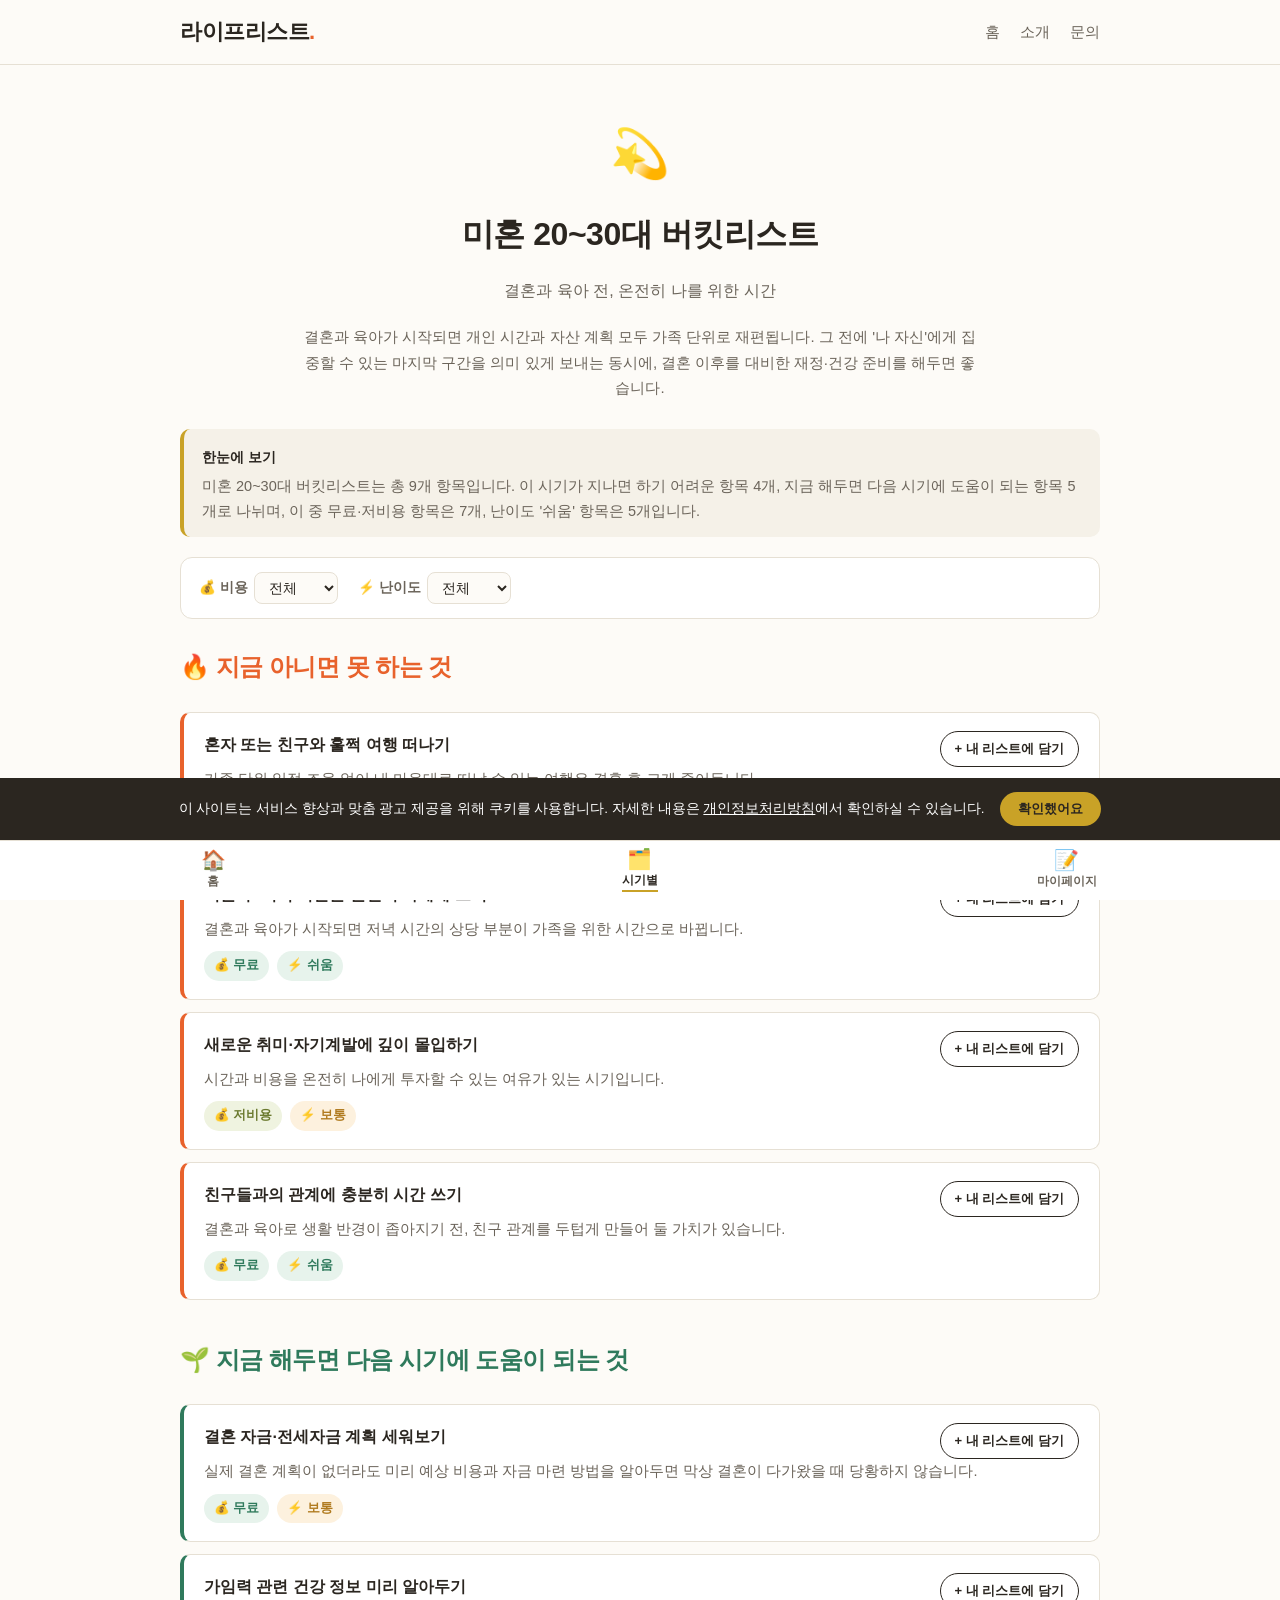
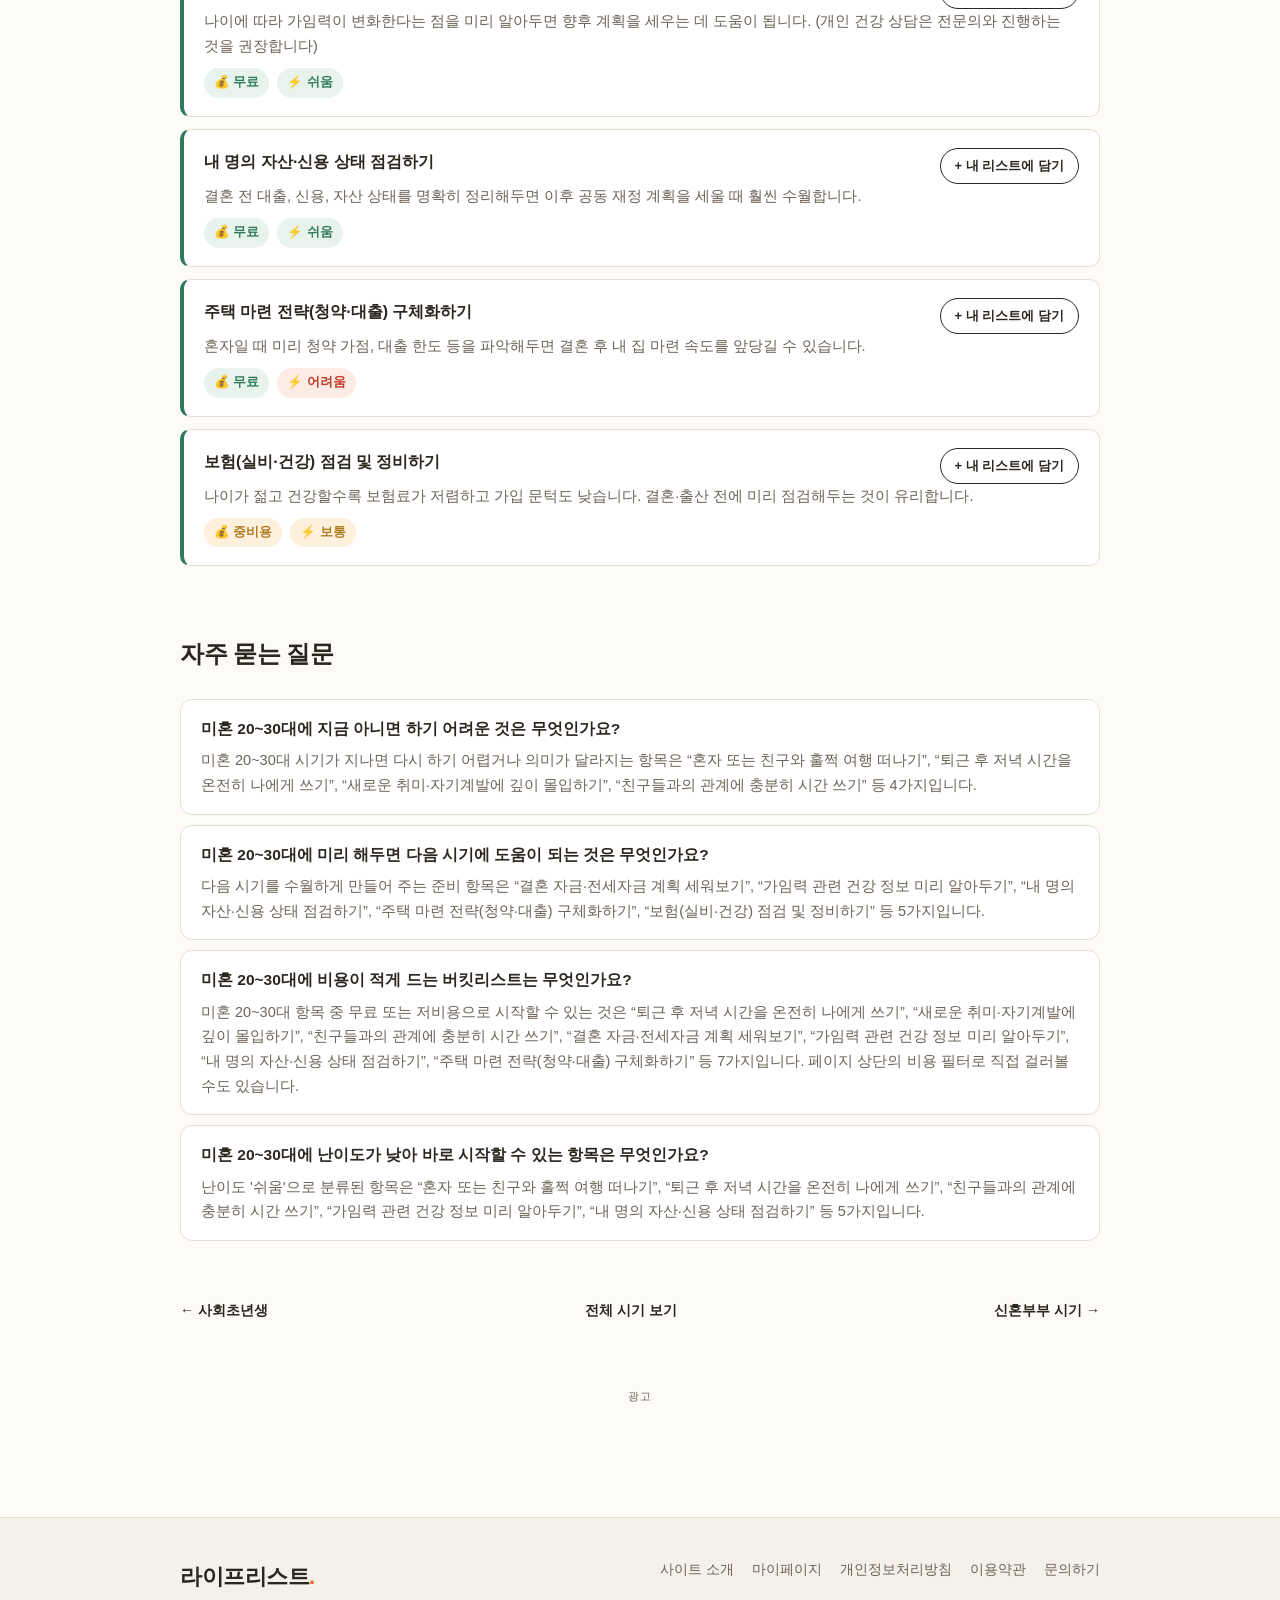
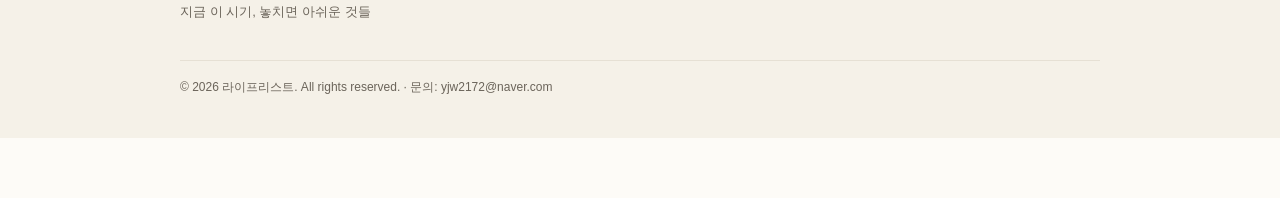
<file: categories/pre-marriage.html>
<!DOCTYPE html>
<html lang="ko">
<head>
<meta charset="UTF-8">
<meta name="viewport" content="width=device-width, initial-scale=1.0, viewport-fit=cover">
<title>미혼 20~30대 버킷리스트 - 라이프리스트</title>
<meta name="description" content="결혼과 육아 전, 온전히 나를 위한 시간 결혼과 육아가 시작되면 개인 시간과 자산 계획 모두 가족 단위로 재편됩니다. 그 전에 '나 자신'에게 집중할...">
<meta name="robots" content="index, follow, max-snippet:-1, max-image-preview:large">
<link rel="canonical" href="https://example-lifelist.vercel.app/categories/pre-marriage.html">
<meta property="og:title" content="미혼 20~30대 버킷리스트 - 라이프리스트">
<meta property="og:description" content="결혼과 육아 전, 온전히 나를 위한 시간 결혼과 육아가 시작되면 개인 시간과 자산 계획 모두 가족 단위로 재편됩니다. 그 전에 '나 자신'에게 집중할...">
<meta property="og:type" content="website">
<meta property="og:url" content="https://example-lifelist.vercel.app/categories/pre-marriage.html">
<meta property="og:locale" content="ko_KR">
<meta property="og:site_name" content="라이프리스트">
<meta name="naver-site-verification" content="d2c18578085fdac7f6232a9e1ecae478c88da880">
<link rel="icon" href="../assets/favicon.svg" type="image/svg+xml">
<link rel="stylesheet" href="../assets/style.css">
<script async src="https://pagead2.googlesyndication.com/pagead/js/adsbygoogle.js?client=ca-pub-2557338953436433" crossorigin="anonymous"></script>
<script type="application/ld+json">{"@context": "https://schema.org", "@graph": [{"@type": "Organization", "@id": "https://example-lifelist.vercel.app/#org", "name": "라이프리스트", "url": "https://example-lifelist.vercel.app", "email": "yjw2172@naver.com"}, {"@type": "Article", "@id": "https://example-lifelist.vercel.app/categories/pre-marriage.html#article", "headline": "미혼 20~30대 버킷리스트 - 지금 아니면 못 하는 것과 미리 준비하면 좋은 것", "description": "결혼과 육아 전, 온전히 나를 위한 시간. 결혼과 육아가 시작되면 개인 시간과 자산 계획 모두 가족 단위로 재편됩니다. 그 전에 '나 자신'에게 집중할 수 있는 마지막 구간을 의미 있게 보내는 동시에, 결혼 이후를 대비한 재정·건강 준비를 해두면 좋습니다.", "inLanguage": "ko", "datePublished": "2026-11-01", "dateModified": "2026-11-01", "author": {"@id": "https://example-lifelist.vercel.app/#org"}, "publisher": {"@id": "https://example-lifelist.vercel.app/#org"}, "mainEntityOfPage": "https://example-lifelist.vercel.app/categories/pre-marriage.html"}, {"@type": "BreadcrumbList", "itemListElement": [{"@type": "ListItem", "position": 1, "name": "홈", "item": "https://example-lifelist.vercel.app"}, {"@type": "ListItem", "position": 2, "name": "미혼 20~30대 버킷리스트", "item": "https://example-lifelist.vercel.app/categories/pre-marriage.html"}]}, {"@type": "ItemList", "name": "미혼 20~30대 버킷리스트 항목", "numberOfItems": 9, "itemListElement": [{"@type": "ListItem", "position": 1, "name": "혼자 또는 친구와 훌쩍 여행 떠나기", "description": "가족 단위 일정 조율 없이 내 마음대로 떠날 수 있는 여행은 결혼 후 크게 줄어듭니다."}, {"@type": "ListItem", "position": 2, "name": "퇴근 후 저녁 시간을 온전히 나에게 쓰기", "description": "결혼과 육아가 시작되면 저녁 시간의 상당 부분이 가족을 위한 시간으로 바뀝니다."}, {"@type": "ListItem", "position": 3, "name": "새로운 취미·자기계발에 깊이 몰입하기", "description": "시간과 비용을 온전히 나에게 투자할 수 있는 여유가 있는 시기입니다."}, {"@type": "ListItem", "position": 4, "name": "친구들과의 관계에 충분히 시간 쓰기", "description": "결혼과 육아로 생활 반경이 좁아지기 전, 친구 관계를 두텁게 만들어 둘 가치가 있습니다."}, {"@type": "ListItem", "position": 5, "name": "결혼 자금·전세자금 계획 세워보기", "description": "실제 결혼 계획이 없더라도 미리 예상 비용과 자금 마련 방법을 알아두면 막상 결혼이 다가왔을 때 당황하지 않습니다."}, {"@type": "ListItem", "position": 6, "name": "가임력 관련 건강 정보 미리 알아두기", "description": "나이에 따라 가임력이 변화한다는 점을 미리 알아두면 향후 계획을 세우는 데 도움이 됩니다. (개인 건강 상담은 전문의와 진행하는 것을 권장합니다)"}, {"@type": "ListItem", "position": 7, "name": "내 명의 자산·신용 상태 점검하기", "description": "결혼 전 대출, 신용, 자산 상태를 명확히 정리해두면 이후 공동 재정 계획을 세울 때 훨씬 수월합니다."}, {"@type": "ListItem", "position": 8, "name": "주택 마련 전략(청약·대출) 구체화하기", "description": "혼자일 때 미리 청약 가점, 대출 한도 등을 파악해두면 결혼 후 내 집 마련 속도를 앞당길 수 있습니다."}, {"@type": "ListItem", "position": 9, "name": "보험(실비·건강) 점검 및 정비하기", "description": "나이가 젊고 건강할수록 보험료가 저렴하고 가입 문턱도 낮습니다. 결혼·출산 전에 미리 점검해두는 것이 유리합니다."}]}, {"@type": "FAQPage", "mainEntity": [{"@type": "Question", "name": "미혼 20~30대에 지금 아니면 하기 어려운 것은 무엇인가요?", "acceptedAnswer": {"@type": "Answer", "text": "미혼 20~30대 시기가 지나면 다시 하기 어렵거나 의미가 달라지는 항목은 “혼자 또는 친구와 훌쩍 여행 떠나기”, “퇴근 후 저녁 시간을 온전히 나에게 쓰기”, “새로운 취미·자기계발에 깊이 몰입하기”, “친구들과의 관계에 충분히 시간 쓰기” 등 4가지입니다."}}, {"@type": "Question", "name": "미혼 20~30대에 미리 해두면 다음 시기에 도움이 되는 것은 무엇인가요?", "acceptedAnswer": {"@type": "Answer", "text": "다음 시기를 수월하게 만들어 주는 준비 항목은 “결혼 자금·전세자금 계획 세워보기”, “가임력 관련 건강 정보 미리 알아두기”, “내 명의 자산·신용 상태 점검하기”, “주택 마련 전략(청약·대출) 구체화하기”, “보험(실비·건강) 점검 및 정비하기” 등 5가지입니다."}}, {"@type": "Question", "name": "미혼 20~30대에 비용이 적게 드는 버킷리스트는 무엇인가요?", "acceptedAnswer": {"@type": "Answer", "text": "미혼 20~30대 항목 중 무료 또는 저비용으로 시작할 수 있는 것은 “퇴근 후 저녁 시간을 온전히 나에게 쓰기”, “새로운 취미·자기계발에 깊이 몰입하기”, “친구들과의 관계에 충분히 시간 쓰기”, “결혼 자금·전세자금 계획 세워보기”, “가임력 관련 건강 정보 미리 알아두기”, “내 명의 자산·신용 상태 점검하기”, “주택 마련 전략(청약·대출) 구체화하기” 등 7가지입니다. 페이지 상단의 비용 필터로 직접 걸러볼 수도 있습니다."}}, {"@type": "Question", "name": "미혼 20~30대에 난이도가 낮아 바로 시작할 수 있는 항목은 무엇인가요?", "acceptedAnswer": {"@type": "Answer", "text": "난이도 '쉬움'으로 분류된 항목은 “혼자 또는 친구와 훌쩍 여행 떠나기”, “퇴근 후 저녁 시간을 온전히 나에게 쓰기”, “친구들과의 관계에 충분히 시간 쓰기”, “가임력 관련 건강 정보 미리 알아두기”, “내 명의 자산·신용 상태 점검하기” 등 5가지입니다."}}]}]}</script>
</head>
<body>
<header class="site-header">
  <div class="wrap header-inner">
    <a class="logo" href="../index.html">라이프리스트<span class="logo-dot">.</span></a>
    <nav class="main-nav" aria-label="주요 메뉴">
      <a href="../index.html" class="">홈</a>
      <a href="../about.html" class="">소개</a>
      <a href="../contact.html" class="">문의</a>
    </nav>
  </div>
</header>

<main>
<section class="wrap cat-hero">
  <div class="cat-hero-emoji">💫</div>
  <h1>미혼 20~30대 버킷리스트</h1>
  <p class="cat-subtitle">결혼과 육아 전, 온전히 나를 위한 시간</p>
  <p class="cat-intro">결혼과 육아가 시작되면 개인 시간과 자산 계획 모두 가족 단위로 재편됩니다. 그 전에 '나 자신'에게 집중할 수 있는 마지막 구간을 의미 있게 보내는 동시에, 결혼 이후를 대비한 재정·건강 준비를 해두면 좋습니다.</p>
</section>
<section class="wrap">
  <aside class="summary-box">
    <strong>한눈에 보기</strong>
    <p>미혼 20~30대 버킷리스트는 총 9개 항목입니다. 이 시기가 지나면 하기 어려운 항목 4개, 지금 해두면 다음 시기에 도움이 되는 항목 5개로 나뉘며, 이 중 무료·저비용 항목은 7개, 난이도 '쉬움' 항목은 5개입니다.</p>
  </aside>
</section>
<section class="wrap">
  <div class="filter-bar">
  <label>💰 비용
    <select class="filter-select" data-filter="cost">
      <option value="all">전체</option>
      <option value="무료">무료</option><option value="저비용">저비용</option><option value="중비용">중비용</option><option value="고비용">고비용</option>
    </select>
  </label>
  <label>⚡ 난이도
    <select class="filter-select" data-filter="diff">
      <option value="all">전체</option>
      <option value="쉬움">쉬움</option><option value="보통">보통</option><option value="어려움">어려움</option>
    </select>
  </label>
</div>

</section>
<section class="wrap">
  <h2 class="section-title badge-fading-title">🔥 지금 아니면 못 하는 것</h2>
  <ul class="item-list item-list-fading">
  <li class="item-card" data-cost="중비용" data-diff="쉬움">
    <div class="item-card-top">
      <h4>혼자 또는 친구와 훌쩍 여행 떠나기</h4>
      <button type="button" class="add-btn" data-id="pre-marriage-fading-0" data-title="혼자 또는 친구와 훌쩍 여행 떠나기"
        data-cat="pre-marriage" data-catname="미혼 20~30대" data-emoji="💫"
        data-cost="중비용" data-diff="쉬움">+ 내 리스트에 담기</button>
    </div>
    <p>가족 단위 일정 조율 없이 내 마음대로 떠날 수 있는 여행은 결혼 후 크게 줄어듭니다.</p>
    <div class="tag-row">
      <span class="tag tag-cost cost-2">💰 중비용</span>
      <span class="tag tag-diff diff-0">⚡ 쉬움</span>
    </div>
  </li>
  <li class="item-card" data-cost="무료" data-diff="쉬움">
    <div class="item-card-top">
      <h4>퇴근 후 저녁 시간을 온전히 나에게 쓰기</h4>
      <button type="button" class="add-btn" data-id="pre-marriage-fading-1" data-title="퇴근 후 저녁 시간을 온전히 나에게 쓰기"
        data-cat="pre-marriage" data-catname="미혼 20~30대" data-emoji="💫"
        data-cost="무료" data-diff="쉬움">+ 내 리스트에 담기</button>
    </div>
    <p>결혼과 육아가 시작되면 저녁 시간의 상당 부분이 가족을 위한 시간으로 바뀝니다.</p>
    <div class="tag-row">
      <span class="tag tag-cost cost-0">💰 무료</span>
      <span class="tag tag-diff diff-0">⚡ 쉬움</span>
    </div>
  </li>
  <li class="item-card" data-cost="저비용" data-diff="보통">
    <div class="item-card-top">
      <h4>새로운 취미·자기계발에 깊이 몰입하기</h4>
      <button type="button" class="add-btn" data-id="pre-marriage-fading-2" data-title="새로운 취미·자기계발에 깊이 몰입하기"
        data-cat="pre-marriage" data-catname="미혼 20~30대" data-emoji="💫"
        data-cost="저비용" data-diff="보통">+ 내 리스트에 담기</button>
    </div>
    <p>시간과 비용을 온전히 나에게 투자할 수 있는 여유가 있는 시기입니다.</p>
    <div class="tag-row">
      <span class="tag tag-cost cost-1">💰 저비용</span>
      <span class="tag tag-diff diff-1">⚡ 보통</span>
    </div>
  </li>
  <li class="item-card" data-cost="무료" data-diff="쉬움">
    <div class="item-card-top">
      <h4>친구들과의 관계에 충분히 시간 쓰기</h4>
      <button type="button" class="add-btn" data-id="pre-marriage-fading-3" data-title="친구들과의 관계에 충분히 시간 쓰기"
        data-cat="pre-marriage" data-catname="미혼 20~30대" data-emoji="💫"
        data-cost="무료" data-diff="쉬움">+ 내 리스트에 담기</button>
    </div>
    <p>결혼과 육아로 생활 반경이 좁아지기 전, 친구 관계를 두텁게 만들어 둘 가치가 있습니다.</p>
    <div class="tag-row">
      <span class="tag tag-cost cost-0">💰 무료</span>
      <span class="tag tag-diff diff-0">⚡ 쉬움</span>
    </div>
  </li>
</ul>

</section>
<section class="wrap">
  <h2 class="section-title badge-prep-title">🌱 지금 해두면 다음 시기에 도움이 되는 것</h2>
  <ul class="item-list item-list-prep">
  <li class="item-card" data-cost="무료" data-diff="보통">
    <div class="item-card-top">
      <h4>결혼 자금·전세자금 계획 세워보기</h4>
      <button type="button" class="add-btn" data-id="pre-marriage-prep-0" data-title="결혼 자금·전세자금 계획 세워보기"
        data-cat="pre-marriage" data-catname="미혼 20~30대" data-emoji="💫"
        data-cost="무료" data-diff="보통">+ 내 리스트에 담기</button>
    </div>
    <p>실제 결혼 계획이 없더라도 미리 예상 비용과 자금 마련 방법을 알아두면 막상 결혼이 다가왔을 때 당황하지 않습니다.</p>
    <div class="tag-row">
      <span class="tag tag-cost cost-0">💰 무료</span>
      <span class="tag tag-diff diff-1">⚡ 보통</span>
    </div>
  </li>
  <li class="item-card" data-cost="무료" data-diff="쉬움">
    <div class="item-card-top">
      <h4>가임력 관련 건강 정보 미리 알아두기</h4>
      <button type="button" class="add-btn" data-id="pre-marriage-prep-1" data-title="가임력 관련 건강 정보 미리 알아두기"
        data-cat="pre-marriage" data-catname="미혼 20~30대" data-emoji="💫"
        data-cost="무료" data-diff="쉬움">+ 내 리스트에 담기</button>
    </div>
    <p>나이에 따라 가임력이 변화한다는 점을 미리 알아두면 향후 계획을 세우는 데 도움이 됩니다. (개인 건강 상담은 전문의와 진행하는 것을 권장합니다)</p>
    <div class="tag-row">
      <span class="tag tag-cost cost-0">💰 무료</span>
      <span class="tag tag-diff diff-0">⚡ 쉬움</span>
    </div>
  </li>
  <li class="item-card" data-cost="무료" data-diff="쉬움">
    <div class="item-card-top">
      <h4>내 명의 자산·신용 상태 점검하기</h4>
      <button type="button" class="add-btn" data-id="pre-marriage-prep-2" data-title="내 명의 자산·신용 상태 점검하기"
        data-cat="pre-marriage" data-catname="미혼 20~30대" data-emoji="💫"
        data-cost="무료" data-diff="쉬움">+ 내 리스트에 담기</button>
    </div>
    <p>결혼 전 대출, 신용, 자산 상태를 명확히 정리해두면 이후 공동 재정 계획을 세울 때 훨씬 수월합니다.</p>
    <div class="tag-row">
      <span class="tag tag-cost cost-0">💰 무료</span>
      <span class="tag tag-diff diff-0">⚡ 쉬움</span>
    </div>
  </li>
  <li class="item-card" data-cost="무료" data-diff="어려움">
    <div class="item-card-top">
      <h4>주택 마련 전략(청약·대출) 구체화하기</h4>
      <button type="button" class="add-btn" data-id="pre-marriage-prep-3" data-title="주택 마련 전략(청약·대출) 구체화하기"
        data-cat="pre-marriage" data-catname="미혼 20~30대" data-emoji="💫"
        data-cost="무료" data-diff="어려움">+ 내 리스트에 담기</button>
    </div>
    <p>혼자일 때 미리 청약 가점, 대출 한도 등을 파악해두면 결혼 후 내 집 마련 속도를 앞당길 수 있습니다.</p>
    <div class="tag-row">
      <span class="tag tag-cost cost-0">💰 무료</span>
      <span class="tag tag-diff diff-2">⚡ 어려움</span>
    </div>
  </li>
  <li class="item-card" data-cost="중비용" data-diff="보통">
    <div class="item-card-top">
      <h4>보험(실비·건강) 점검 및 정비하기</h4>
      <button type="button" class="add-btn" data-id="pre-marriage-prep-4" data-title="보험(실비·건강) 점검 및 정비하기"
        data-cat="pre-marriage" data-catname="미혼 20~30대" data-emoji="💫"
        data-cost="중비용" data-diff="보통">+ 내 리스트에 담기</button>
    </div>
    <p>나이가 젊고 건강할수록 보험료가 저렴하고 가입 문턱도 낮습니다. 결혼·출산 전에 미리 점검해두는 것이 유리합니다.</p>
    <div class="tag-row">
      <span class="tag tag-cost cost-2">💰 중비용</span>
      <span class="tag tag-diff diff-1">⚡ 보통</span>
    </div>
  </li>
</ul>

</section>
<section class="wrap faq-section">
  <h2 class="section-title">자주 묻는 질문</h2>
  <div class="faq-item">
    <h3>미혼 20~30대에 지금 아니면 하기 어려운 것은 무엇인가요?</h3>
    <p>미혼 20~30대 시기가 지나면 다시 하기 어렵거나 의미가 달라지는 항목은 “혼자 또는 친구와 훌쩍 여행 떠나기”, “퇴근 후 저녁 시간을 온전히 나에게 쓰기”, “새로운 취미·자기계발에 깊이 몰입하기”, “친구들과의 관계에 충분히 시간 쓰기” 등 4가지입니다.</p>
  </div>
  <div class="faq-item">
    <h3>미혼 20~30대에 미리 해두면 다음 시기에 도움이 되는 것은 무엇인가요?</h3>
    <p>다음 시기를 수월하게 만들어 주는 준비 항목은 “결혼 자금·전세자금 계획 세워보기”, “가임력 관련 건강 정보 미리 알아두기”, “내 명의 자산·신용 상태 점검하기”, “주택 마련 전략(청약·대출) 구체화하기”, “보험(실비·건강) 점검 및 정비하기” 등 5가지입니다.</p>
  </div>
  <div class="faq-item">
    <h3>미혼 20~30대에 비용이 적게 드는 버킷리스트는 무엇인가요?</h3>
    <p>미혼 20~30대 항목 중 무료 또는 저비용으로 시작할 수 있는 것은 “퇴근 후 저녁 시간을 온전히 나에게 쓰기”, “새로운 취미·자기계발에 깊이 몰입하기”, “친구들과의 관계에 충분히 시간 쓰기”, “결혼 자금·전세자금 계획 세워보기”, “가임력 관련 건강 정보 미리 알아두기”, “내 명의 자산·신용 상태 점검하기”, “주택 마련 전략(청약·대출) 구체화하기” 등 7가지입니다. 페이지 상단의 비용 필터로 직접 걸러볼 수도 있습니다.</p>
  </div>
  <div class="faq-item">
    <h3>미혼 20~30대에 난이도가 낮아 바로 시작할 수 있는 항목은 무엇인가요?</h3>
    <p>난이도 '쉬움'으로 분류된 항목은 “혼자 또는 친구와 훌쩍 여행 떠나기”, “퇴근 후 저녁 시간을 온전히 나에게 쓰기”, “친구들과의 관계에 충분히 시간 쓰기”, “가임력 관련 건강 정보 미리 알아두기”, “내 명의 자산·신용 상태 점검하기” 등 5가지입니다.</p>
  </div>
</section>

<section class="wrap">
  <div class="cat-nav"><a href="early-career.html">&larr; 사회초년생</a><a href="../index.html#categories">전체 시기 보기</a><a href="newlywed.html">신혼부부 시기 &rarr;</a></div>
</section>

<section class="wrap bottom-ad-section">
<div class="ad-slot">
  <span class="ad-slot-label">광고</span>
  <ins class="adsbygoogle"
       style="display:block"
       data-ad-client="ca-pub-2557338953436433"
       data-ad-slot="1111111111"
       data-ad-format="auto"
       data-full-width-responsive="true"></ins>
  <script>(adsbygoogle = window.adsbygoogle || []).push({});</script>
</div>

</section>
</main>
<footer class="site-footer">
  <div class="wrap footer-inner">
    <div class="footer-brand">
      <div class="logo">라이프리스트<span class="logo-dot">.</span></div>
      <p>지금 이 시기, 놓치면 아쉬운 것들</p>
    </div>
    <div class="footer-links">
      <a href="../about.html">사이트 소개</a>
      <a href="../mypage.html">마이페이지</a>
      <a href="../privacy.html">개인정보처리방침</a>
      <a href="../terms.html">이용약관</a>
      <a href="../contact.html">문의하기</a>
    </div>
    <p class="footer-copy">&copy; 2026 라이프리스트. All rights reserved. &middot; 문의: yjw2172@naver.com</p>
  </div>
</footer>
<div id="cookie-consent" class="cookie-consent" hidden>
  <p>이 사이트는 서비스 향상과 맞춤 광고 제공을 위해 쿠키를 사용합니다. 자세한 내용은
    <a href="../privacy.html">개인정보처리방침</a>에서 확인하실 수 있습니다.</p>
  <button id="cookie-accept" class="btn-accept" type="button">확인했어요</button>
</div>
<script src="../assets/cookie-consent.js"></script>

<nav class="bottom-nav" aria-label="하단 메뉴">
  <a href="../index.html" class="bn-item"><span class="bn-icon">🏠</span><span class="bn-label">홈</span></a>
  <a href="../index.html#categories" class="bn-item active"><span class="bn-icon">🗂️</span><span class="bn-label">시기별</span></a>
  <a href="../mypage.html" class="bn-item"><span class="bn-icon">📝</span><span class="bn-label">마이페이지</span></a>
</nav>

<script src="../assets/mylist.js"></script>
</body>
</html>
</file>
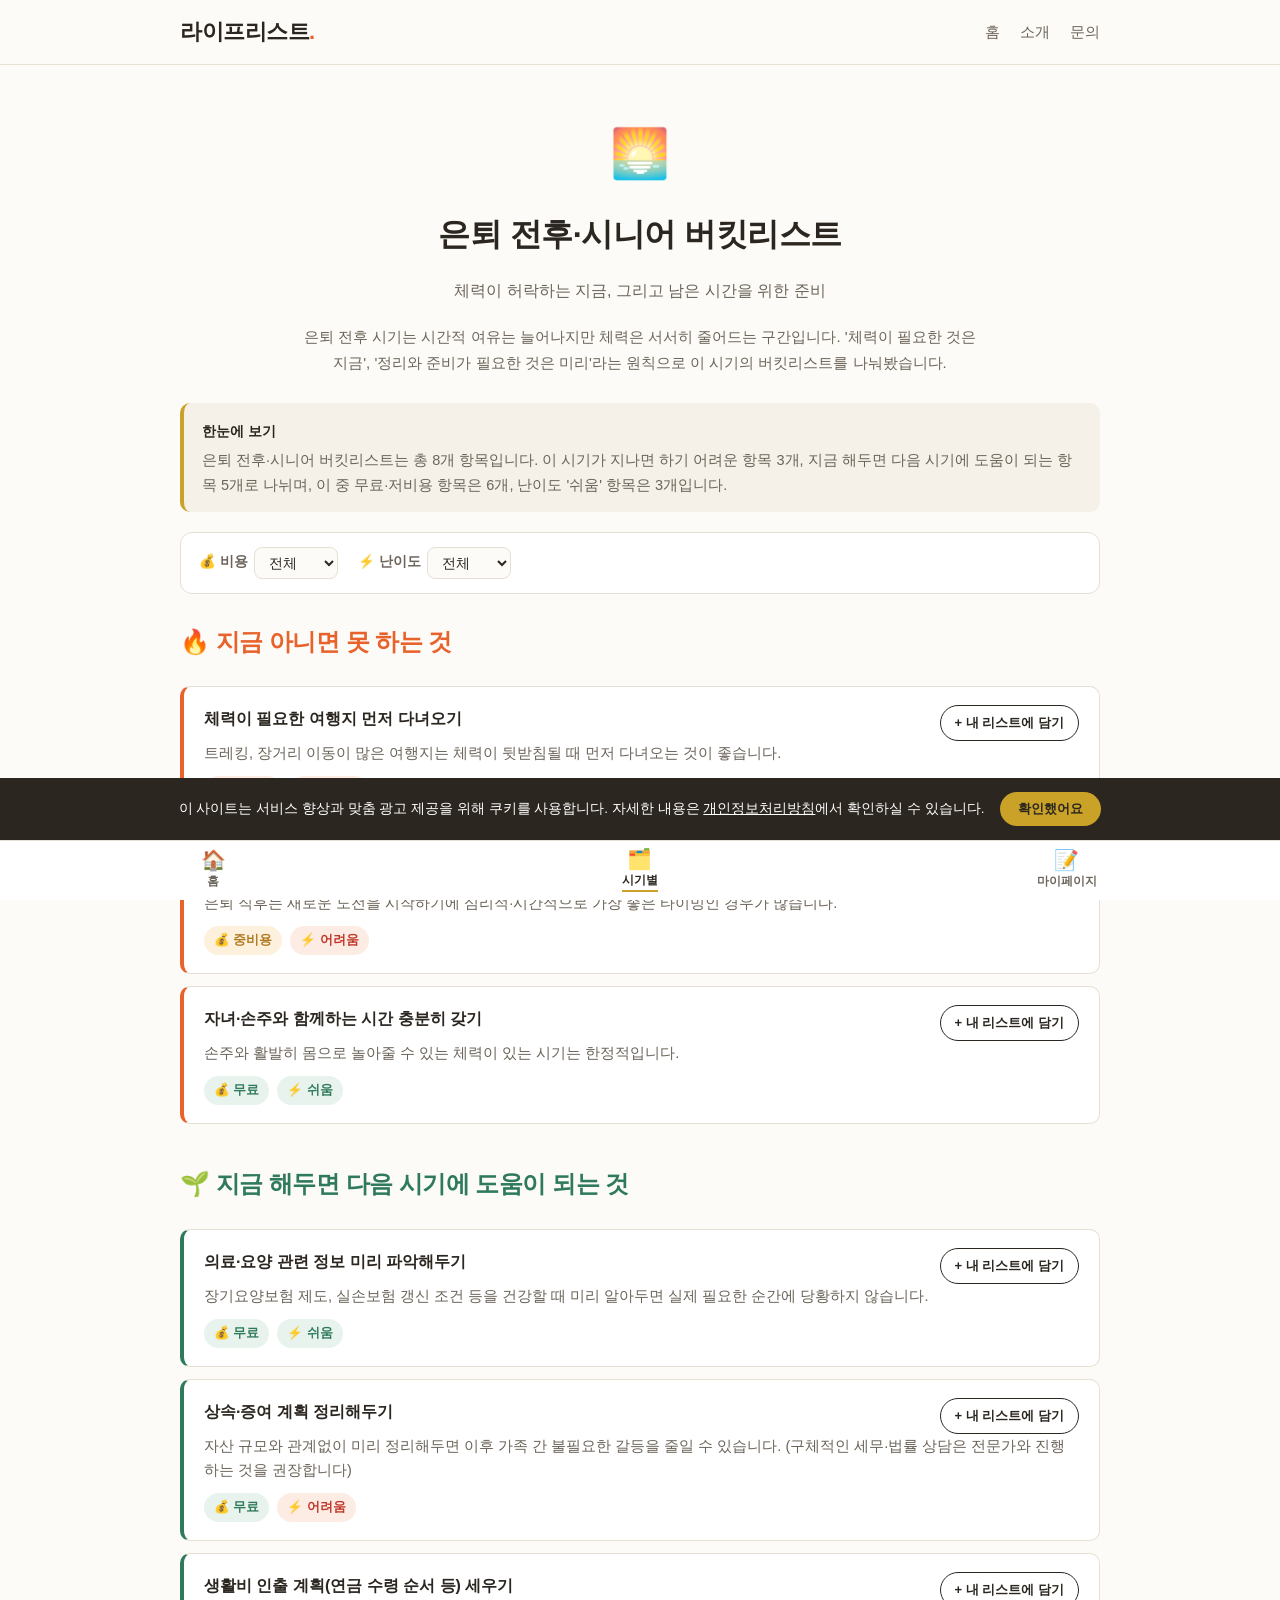
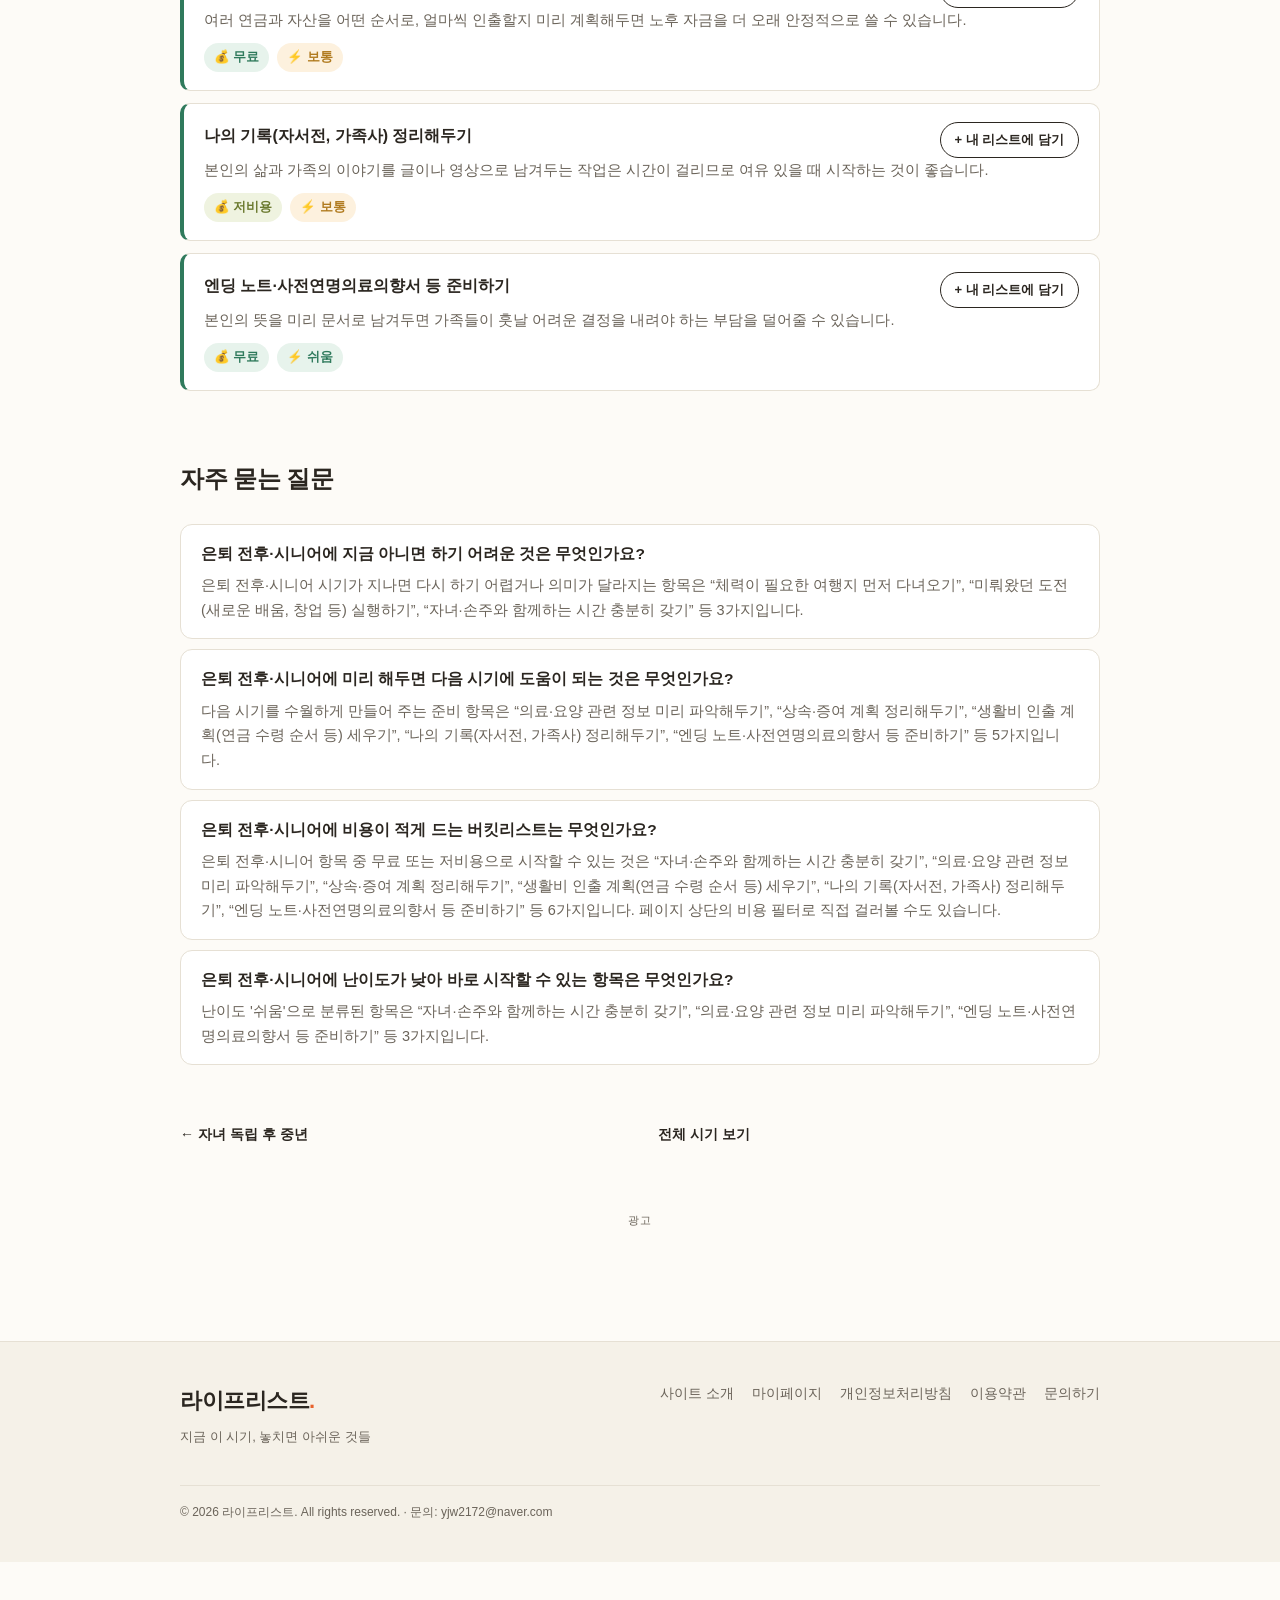
<file: categories/retirement.html>
<!DOCTYPE html>
<html lang="ko">
<head>
<meta charset="UTF-8">
<meta name="viewport" content="width=device-width, initial-scale=1.0, viewport-fit=cover">
<title>은퇴 전후·시니어 버킷리스트 - 라이프리스트</title>
<meta name="description" content="체력이 허락하는 지금, 그리고 남은 시간을 위한 준비 은퇴 전후 시기는 시간적 여유는 늘어나지만 체력은 서서히 줄어드는 구간입니다. '체력이 필요한 것은 지금',...">
<meta name="robots" content="index, follow, max-snippet:-1, max-image-preview:large">
<link rel="canonical" href="https://example-lifelist.vercel.app/categories/retirement.html">
<meta property="og:title" content="은퇴 전후·시니어 버킷리스트 - 라이프리스트">
<meta property="og:description" content="체력이 허락하는 지금, 그리고 남은 시간을 위한 준비 은퇴 전후 시기는 시간적 여유는 늘어나지만 체력은 서서히 줄어드는 구간입니다. '체력이 필요한 것은 지금',...">
<meta property="og:type" content="website">
<meta property="og:url" content="https://example-lifelist.vercel.app/categories/retirement.html">
<meta property="og:locale" content="ko_KR">
<meta property="og:site_name" content="라이프리스트">
<meta name="naver-site-verification" content="d2c18578085fdac7f6232a9e1ecae478c88da880">
<link rel="icon" href="../assets/favicon.svg" type="image/svg+xml">
<link rel="stylesheet" href="../assets/style.css">
<script async src="https://pagead2.googlesyndication.com/pagead/js/adsbygoogle.js?client=ca-pub-2557338953436433" crossorigin="anonymous"></script>
<script type="application/ld+json">{"@context": "https://schema.org", "@graph": [{"@type": "Organization", "@id": "https://example-lifelist.vercel.app/#org", "name": "라이프리스트", "url": "https://example-lifelist.vercel.app", "email": "yjw2172@naver.com"}, {"@type": "Article", "@id": "https://example-lifelist.vercel.app/categories/retirement.html#article", "headline": "은퇴 전후·시니어 버킷리스트 - 지금 아니면 못 하는 것과 미리 준비하면 좋은 것", "description": "체력이 허락하는 지금, 그리고 남은 시간을 위한 준비. 은퇴 전후 시기는 시간적 여유는 늘어나지만 체력은 서서히 줄어드는 구간입니다. '체력이 필요한 것은 지금', '정리와 준비가 필요한 것은 미리'라는 원칙으로 이 시기의 버킷리스트를 나눠봤습니다.", "inLanguage": "ko", "datePublished": "2026-11-01", "dateModified": "2026-11-01", "author": {"@id": "https://example-lifelist.vercel.app/#org"}, "publisher": {"@id": "https://example-lifelist.vercel.app/#org"}, "mainEntityOfPage": "https://example-lifelist.vercel.app/categories/retirement.html"}, {"@type": "BreadcrumbList", "itemListElement": [{"@type": "ListItem", "position": 1, "name": "홈", "item": "https://example-lifelist.vercel.app"}, {"@type": "ListItem", "position": 2, "name": "은퇴 전후·시니어 버킷리스트", "item": "https://example-lifelist.vercel.app/categories/retirement.html"}]}, {"@type": "ItemList", "name": "은퇴 전후·시니어 버킷리스트 항목", "numberOfItems": 8, "itemListElement": [{"@type": "ListItem", "position": 1, "name": "체력이 필요한 여행지 먼저 다녀오기", "description": "트레킹, 장거리 이동이 많은 여행지는 체력이 뒷받침될 때 먼저 다녀오는 것이 좋습니다."}, {"@type": "ListItem", "position": 2, "name": "미뤄왔던 도전(새로운 배움, 창업 등) 실행하기", "description": "은퇴 직후는 새로운 도전을 시작하기에 심리적·시간적으로 가장 좋은 타이밍인 경우가 많습니다."}, {"@type": "ListItem", "position": 3, "name": "자녀·손주와 함께하는 시간 충분히 갖기", "description": "손주와 활발히 몸으로 놀아줄 수 있는 체력이 있는 시기는 한정적입니다."}, {"@type": "ListItem", "position": 4, "name": "의료·요양 관련 정보 미리 파악해두기", "description": "장기요양보험 제도, 실손보험 갱신 조건 등을 건강할 때 미리 알아두면 실제 필요한 순간에 당황하지 않습니다."}, {"@type": "ListItem", "position": 5, "name": "상속·증여 계획 정리해두기", "description": "자산 규모와 관계없이 미리 정리해두면 이후 가족 간 불필요한 갈등을 줄일 수 있습니다. (구체적인 세무·법률 상담은 전문가와 진행하는 것을 권장합니다)"}, {"@type": "ListItem", "position": 6, "name": "생활비 인출 계획(연금 수령 순서 등) 세우기", "description": "여러 연금과 자산을 어떤 순서로, 얼마씩 인출할지 미리 계획해두면 노후 자금을 더 오래 안정적으로 쓸 수 있습니다."}, {"@type": "ListItem", "position": 7, "name": "나의 기록(자서전, 가족사) 정리해두기", "description": "본인의 삶과 가족의 이야기를 글이나 영상으로 남겨두는 작업은 시간이 걸리므로 여유 있을 때 시작하는 것이 좋습니다."}, {"@type": "ListItem", "position": 8, "name": "엔딩 노트·사전연명의료의향서 등 준비하기", "description": "본인의 뜻을 미리 문서로 남겨두면 가족들이 훗날 어려운 결정을 내려야 하는 부담을 덜어줄 수 있습니다."}]}, {"@type": "FAQPage", "mainEntity": [{"@type": "Question", "name": "은퇴 전후·시니어에 지금 아니면 하기 어려운 것은 무엇인가요?", "acceptedAnswer": {"@type": "Answer", "text": "은퇴 전후·시니어 시기가 지나면 다시 하기 어렵거나 의미가 달라지는 항목은 “체력이 필요한 여행지 먼저 다녀오기”, “미뤄왔던 도전(새로운 배움, 창업 등) 실행하기”, “자녀·손주와 함께하는 시간 충분히 갖기” 등 3가지입니다."}}, {"@type": "Question", "name": "은퇴 전후·시니어에 미리 해두면 다음 시기에 도움이 되는 것은 무엇인가요?", "acceptedAnswer": {"@type": "Answer", "text": "다음 시기를 수월하게 만들어 주는 준비 항목은 “의료·요양 관련 정보 미리 파악해두기”, “상속·증여 계획 정리해두기”, “생활비 인출 계획(연금 수령 순서 등) 세우기”, “나의 기록(자서전, 가족사) 정리해두기”, “엔딩 노트·사전연명의료의향서 등 준비하기” 등 5가지입니다."}}, {"@type": "Question", "name": "은퇴 전후·시니어에 비용이 적게 드는 버킷리스트는 무엇인가요?", "acceptedAnswer": {"@type": "Answer", "text": "은퇴 전후·시니어 항목 중 무료 또는 저비용으로 시작할 수 있는 것은 “자녀·손주와 함께하는 시간 충분히 갖기”, “의료·요양 관련 정보 미리 파악해두기”, “상속·증여 계획 정리해두기”, “생활비 인출 계획(연금 수령 순서 등) 세우기”, “나의 기록(자서전, 가족사) 정리해두기”, “엔딩 노트·사전연명의료의향서 등 준비하기” 등 6가지입니다. 페이지 상단의 비용 필터로 직접 걸러볼 수도 있습니다."}}, {"@type": "Question", "name": "은퇴 전후·시니어에 난이도가 낮아 바로 시작할 수 있는 항목은 무엇인가요?", "acceptedAnswer": {"@type": "Answer", "text": "난이도 '쉬움'으로 분류된 항목은 “자녀·손주와 함께하는 시간 충분히 갖기”, “의료·요양 관련 정보 미리 파악해두기”, “엔딩 노트·사전연명의료의향서 등 준비하기” 등 3가지입니다."}}]}]}</script>
</head>
<body>
<header class="site-header">
  <div class="wrap header-inner">
    <a class="logo" href="../index.html">라이프리스트<span class="logo-dot">.</span></a>
    <nav class="main-nav" aria-label="주요 메뉴">
      <a href="../index.html" class="">홈</a>
      <a href="../about.html" class="">소개</a>
      <a href="../contact.html" class="">문의</a>
    </nav>
  </div>
</header>

<main>
<section class="wrap cat-hero">
  <div class="cat-hero-emoji">🌅</div>
  <h1>은퇴 전후·시니어 버킷리스트</h1>
  <p class="cat-subtitle">체력이 허락하는 지금, 그리고 남은 시간을 위한 준비</p>
  <p class="cat-intro">은퇴 전후 시기는 시간적 여유는 늘어나지만 체력은 서서히 줄어드는 구간입니다. '체력이 필요한 것은 지금', '정리와 준비가 필요한 것은 미리'라는 원칙으로 이 시기의 버킷리스트를 나눠봤습니다.</p>
</section>
<section class="wrap">
  <aside class="summary-box">
    <strong>한눈에 보기</strong>
    <p>은퇴 전후·시니어 버킷리스트는 총 8개 항목입니다. 이 시기가 지나면 하기 어려운 항목 3개, 지금 해두면 다음 시기에 도움이 되는 항목 5개로 나뉘며, 이 중 무료·저비용 항목은 6개, 난이도 '쉬움' 항목은 3개입니다.</p>
  </aside>
</section>
<section class="wrap">
  <div class="filter-bar">
  <label>💰 비용
    <select class="filter-select" data-filter="cost">
      <option value="all">전체</option>
      <option value="무료">무료</option><option value="저비용">저비용</option><option value="중비용">중비용</option><option value="고비용">고비용</option>
    </select>
  </label>
  <label>⚡ 난이도
    <select class="filter-select" data-filter="diff">
      <option value="all">전체</option>
      <option value="쉬움">쉬움</option><option value="보통">보통</option><option value="어려움">어려움</option>
    </select>
  </label>
</div>

</section>
<section class="wrap">
  <h2 class="section-title badge-fading-title">🔥 지금 아니면 못 하는 것</h2>
  <ul class="item-list item-list-fading">
  <li class="item-card" data-cost="고비용" data-diff="어려움">
    <div class="item-card-top">
      <h4>체력이 필요한 여행지 먼저 다녀오기</h4>
      <button type="button" class="add-btn" data-id="retirement-fading-0" data-title="체력이 필요한 여행지 먼저 다녀오기"
        data-cat="retirement" data-catname="은퇴 전후·시니어" data-emoji="🌅"
        data-cost="고비용" data-diff="어려움">+ 내 리스트에 담기</button>
    </div>
    <p>트레킹, 장거리 이동이 많은 여행지는 체력이 뒷받침될 때 먼저 다녀오는 것이 좋습니다.</p>
    <div class="tag-row">
      <span class="tag tag-cost cost-3">💰 고비용</span>
      <span class="tag tag-diff diff-2">⚡ 어려움</span>
    </div>
  </li>
  <li class="item-card" data-cost="중비용" data-diff="어려움">
    <div class="item-card-top">
      <h4>미뤄왔던 도전(새로운 배움, 창업 등) 실행하기</h4>
      <button type="button" class="add-btn" data-id="retirement-fading-1" data-title="미뤄왔던 도전(새로운 배움, 창업 등) 실행하기"
        data-cat="retirement" data-catname="은퇴 전후·시니어" data-emoji="🌅"
        data-cost="중비용" data-diff="어려움">+ 내 리스트에 담기</button>
    </div>
    <p>은퇴 직후는 새로운 도전을 시작하기에 심리적·시간적으로 가장 좋은 타이밍인 경우가 많습니다.</p>
    <div class="tag-row">
      <span class="tag tag-cost cost-2">💰 중비용</span>
      <span class="tag tag-diff diff-2">⚡ 어려움</span>
    </div>
  </li>
  <li class="item-card" data-cost="무료" data-diff="쉬움">
    <div class="item-card-top">
      <h4>자녀·손주와 함께하는 시간 충분히 갖기</h4>
      <button type="button" class="add-btn" data-id="retirement-fading-2" data-title="자녀·손주와 함께하는 시간 충분히 갖기"
        data-cat="retirement" data-catname="은퇴 전후·시니어" data-emoji="🌅"
        data-cost="무료" data-diff="쉬움">+ 내 리스트에 담기</button>
    </div>
    <p>손주와 활발히 몸으로 놀아줄 수 있는 체력이 있는 시기는 한정적입니다.</p>
    <div class="tag-row">
      <span class="tag tag-cost cost-0">💰 무료</span>
      <span class="tag tag-diff diff-0">⚡ 쉬움</span>
    </div>
  </li>
</ul>

</section>
<section class="wrap">
  <h2 class="section-title badge-prep-title">🌱 지금 해두면 다음 시기에 도움이 되는 것</h2>
  <ul class="item-list item-list-prep">
  <li class="item-card" data-cost="무료" data-diff="쉬움">
    <div class="item-card-top">
      <h4>의료·요양 관련 정보 미리 파악해두기</h4>
      <button type="button" class="add-btn" data-id="retirement-prep-0" data-title="의료·요양 관련 정보 미리 파악해두기"
        data-cat="retirement" data-catname="은퇴 전후·시니어" data-emoji="🌅"
        data-cost="무료" data-diff="쉬움">+ 내 리스트에 담기</button>
    </div>
    <p>장기요양보험 제도, 실손보험 갱신 조건 등을 건강할 때 미리 알아두면 실제 필요한 순간에 당황하지 않습니다.</p>
    <div class="tag-row">
      <span class="tag tag-cost cost-0">💰 무료</span>
      <span class="tag tag-diff diff-0">⚡ 쉬움</span>
    </div>
  </li>
  <li class="item-card" data-cost="무료" data-diff="어려움">
    <div class="item-card-top">
      <h4>상속·증여 계획 정리해두기</h4>
      <button type="button" class="add-btn" data-id="retirement-prep-1" data-title="상속·증여 계획 정리해두기"
        data-cat="retirement" data-catname="은퇴 전후·시니어" data-emoji="🌅"
        data-cost="무료" data-diff="어려움">+ 내 리스트에 담기</button>
    </div>
    <p>자산 규모와 관계없이 미리 정리해두면 이후 가족 간 불필요한 갈등을 줄일 수 있습니다. (구체적인 세무·법률 상담은 전문가와 진행하는 것을 권장합니다)</p>
    <div class="tag-row">
      <span class="tag tag-cost cost-0">💰 무료</span>
      <span class="tag tag-diff diff-2">⚡ 어려움</span>
    </div>
  </li>
  <li class="item-card" data-cost="무료" data-diff="보통">
    <div class="item-card-top">
      <h4>생활비 인출 계획(연금 수령 순서 등) 세우기</h4>
      <button type="button" class="add-btn" data-id="retirement-prep-2" data-title="생활비 인출 계획(연금 수령 순서 등) 세우기"
        data-cat="retirement" data-catname="은퇴 전후·시니어" data-emoji="🌅"
        data-cost="무료" data-diff="보통">+ 내 리스트에 담기</button>
    </div>
    <p>여러 연금과 자산을 어떤 순서로, 얼마씩 인출할지 미리 계획해두면 노후 자금을 더 오래 안정적으로 쓸 수 있습니다.</p>
    <div class="tag-row">
      <span class="tag tag-cost cost-0">💰 무료</span>
      <span class="tag tag-diff diff-1">⚡ 보통</span>
    </div>
  </li>
  <li class="item-card" data-cost="저비용" data-diff="보통">
    <div class="item-card-top">
      <h4>나의 기록(자서전, 가족사) 정리해두기</h4>
      <button type="button" class="add-btn" data-id="retirement-prep-3" data-title="나의 기록(자서전, 가족사) 정리해두기"
        data-cat="retirement" data-catname="은퇴 전후·시니어" data-emoji="🌅"
        data-cost="저비용" data-diff="보통">+ 내 리스트에 담기</button>
    </div>
    <p>본인의 삶과 가족의 이야기를 글이나 영상으로 남겨두는 작업은 시간이 걸리므로 여유 있을 때 시작하는 것이 좋습니다.</p>
    <div class="tag-row">
      <span class="tag tag-cost cost-1">💰 저비용</span>
      <span class="tag tag-diff diff-1">⚡ 보통</span>
    </div>
  </li>
  <li class="item-card" data-cost="무료" data-diff="쉬움">
    <div class="item-card-top">
      <h4>엔딩 노트·사전연명의료의향서 등 준비하기</h4>
      <button type="button" class="add-btn" data-id="retirement-prep-4" data-title="엔딩 노트·사전연명의료의향서 등 준비하기"
        data-cat="retirement" data-catname="은퇴 전후·시니어" data-emoji="🌅"
        data-cost="무료" data-diff="쉬움">+ 내 리스트에 담기</button>
    </div>
    <p>본인의 뜻을 미리 문서로 남겨두면 가족들이 훗날 어려운 결정을 내려야 하는 부담을 덜어줄 수 있습니다.</p>
    <div class="tag-row">
      <span class="tag tag-cost cost-0">💰 무료</span>
      <span class="tag tag-diff diff-0">⚡ 쉬움</span>
    </div>
  </li>
</ul>

</section>
<section class="wrap faq-section">
  <h2 class="section-title">자주 묻는 질문</h2>
  <div class="faq-item">
    <h3>은퇴 전후·시니어에 지금 아니면 하기 어려운 것은 무엇인가요?</h3>
    <p>은퇴 전후·시니어 시기가 지나면 다시 하기 어렵거나 의미가 달라지는 항목은 “체력이 필요한 여행지 먼저 다녀오기”, “미뤄왔던 도전(새로운 배움, 창업 등) 실행하기”, “자녀·손주와 함께하는 시간 충분히 갖기” 등 3가지입니다.</p>
  </div>
  <div class="faq-item">
    <h3>은퇴 전후·시니어에 미리 해두면 다음 시기에 도움이 되는 것은 무엇인가요?</h3>
    <p>다음 시기를 수월하게 만들어 주는 준비 항목은 “의료·요양 관련 정보 미리 파악해두기”, “상속·증여 계획 정리해두기”, “생활비 인출 계획(연금 수령 순서 등) 세우기”, “나의 기록(자서전, 가족사) 정리해두기”, “엔딩 노트·사전연명의료의향서 등 준비하기” 등 5가지입니다.</p>
  </div>
  <div class="faq-item">
    <h3>은퇴 전후·시니어에 비용이 적게 드는 버킷리스트는 무엇인가요?</h3>
    <p>은퇴 전후·시니어 항목 중 무료 또는 저비용으로 시작할 수 있는 것은 “자녀·손주와 함께하는 시간 충분히 갖기”, “의료·요양 관련 정보 미리 파악해두기”, “상속·증여 계획 정리해두기”, “생활비 인출 계획(연금 수령 순서 등) 세우기”, “나의 기록(자서전, 가족사) 정리해두기”, “엔딩 노트·사전연명의료의향서 등 준비하기” 등 6가지입니다. 페이지 상단의 비용 필터로 직접 걸러볼 수도 있습니다.</p>
  </div>
  <div class="faq-item">
    <h3>은퇴 전후·시니어에 난이도가 낮아 바로 시작할 수 있는 항목은 무엇인가요?</h3>
    <p>난이도 '쉬움'으로 분류된 항목은 “자녀·손주와 함께하는 시간 충분히 갖기”, “의료·요양 관련 정보 미리 파악해두기”, “엔딩 노트·사전연명의료의향서 등 준비하기” 등 3가지입니다.</p>
  </div>
</section>

<section class="wrap">
  <div class="cat-nav"><a href="empty-nest.html">&larr; 자녀 독립 후 중년</a><a href="../index.html#categories">전체 시기 보기</a><span></span></div>
</section>

<section class="wrap bottom-ad-section">
<div class="ad-slot">
  <span class="ad-slot-label">광고</span>
  <ins class="adsbygoogle"
       style="display:block"
       data-ad-client="ca-pub-2557338953436433"
       data-ad-slot="1111111111"
       data-ad-format="auto"
       data-full-width-responsive="true"></ins>
  <script>(adsbygoogle = window.adsbygoogle || []).push({});</script>
</div>

</section>
</main>
<footer class="site-footer">
  <div class="wrap footer-inner">
    <div class="footer-brand">
      <div class="logo">라이프리스트<span class="logo-dot">.</span></div>
      <p>지금 이 시기, 놓치면 아쉬운 것들</p>
    </div>
    <div class="footer-links">
      <a href="../about.html">사이트 소개</a>
      <a href="../mypage.html">마이페이지</a>
      <a href="../privacy.html">개인정보처리방침</a>
      <a href="../terms.html">이용약관</a>
      <a href="../contact.html">문의하기</a>
    </div>
    <p class="footer-copy">&copy; 2026 라이프리스트. All rights reserved. &middot; 문의: yjw2172@naver.com</p>
  </div>
</footer>
<div id="cookie-consent" class="cookie-consent" hidden>
  <p>이 사이트는 서비스 향상과 맞춤 광고 제공을 위해 쿠키를 사용합니다. 자세한 내용은
    <a href="../privacy.html">개인정보처리방침</a>에서 확인하실 수 있습니다.</p>
  <button id="cookie-accept" class="btn-accept" type="button">확인했어요</button>
</div>
<script src="../assets/cookie-consent.js"></script>

<nav class="bottom-nav" aria-label="하단 메뉴">
  <a href="../index.html" class="bn-item"><span class="bn-icon">🏠</span><span class="bn-label">홈</span></a>
  <a href="../index.html#categories" class="bn-item active"><span class="bn-icon">🗂️</span><span class="bn-label">시기별</span></a>
  <a href="../mypage.html" class="bn-item"><span class="bn-icon">📝</span><span class="bn-label">마이페이지</span></a>
</nav>

<script src="../assets/mylist.js"></script>
</body>
</html>
</file>
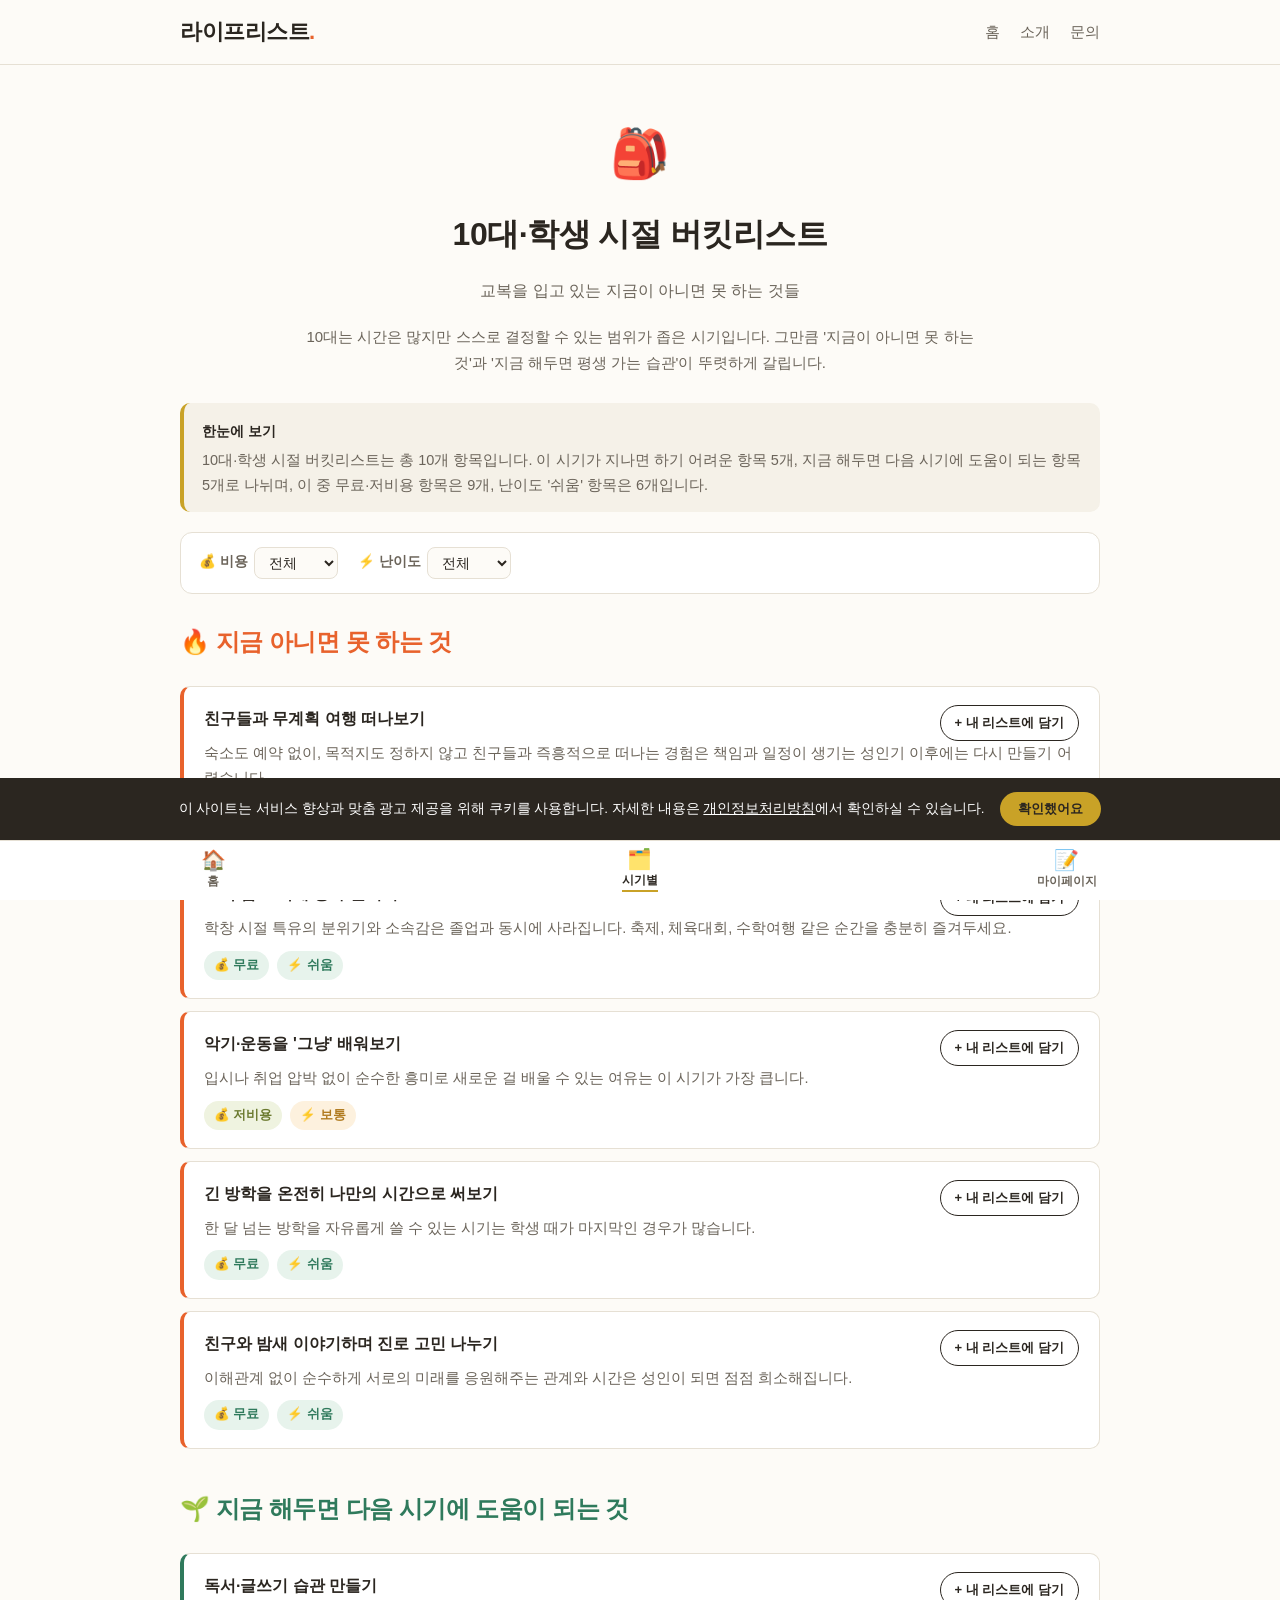
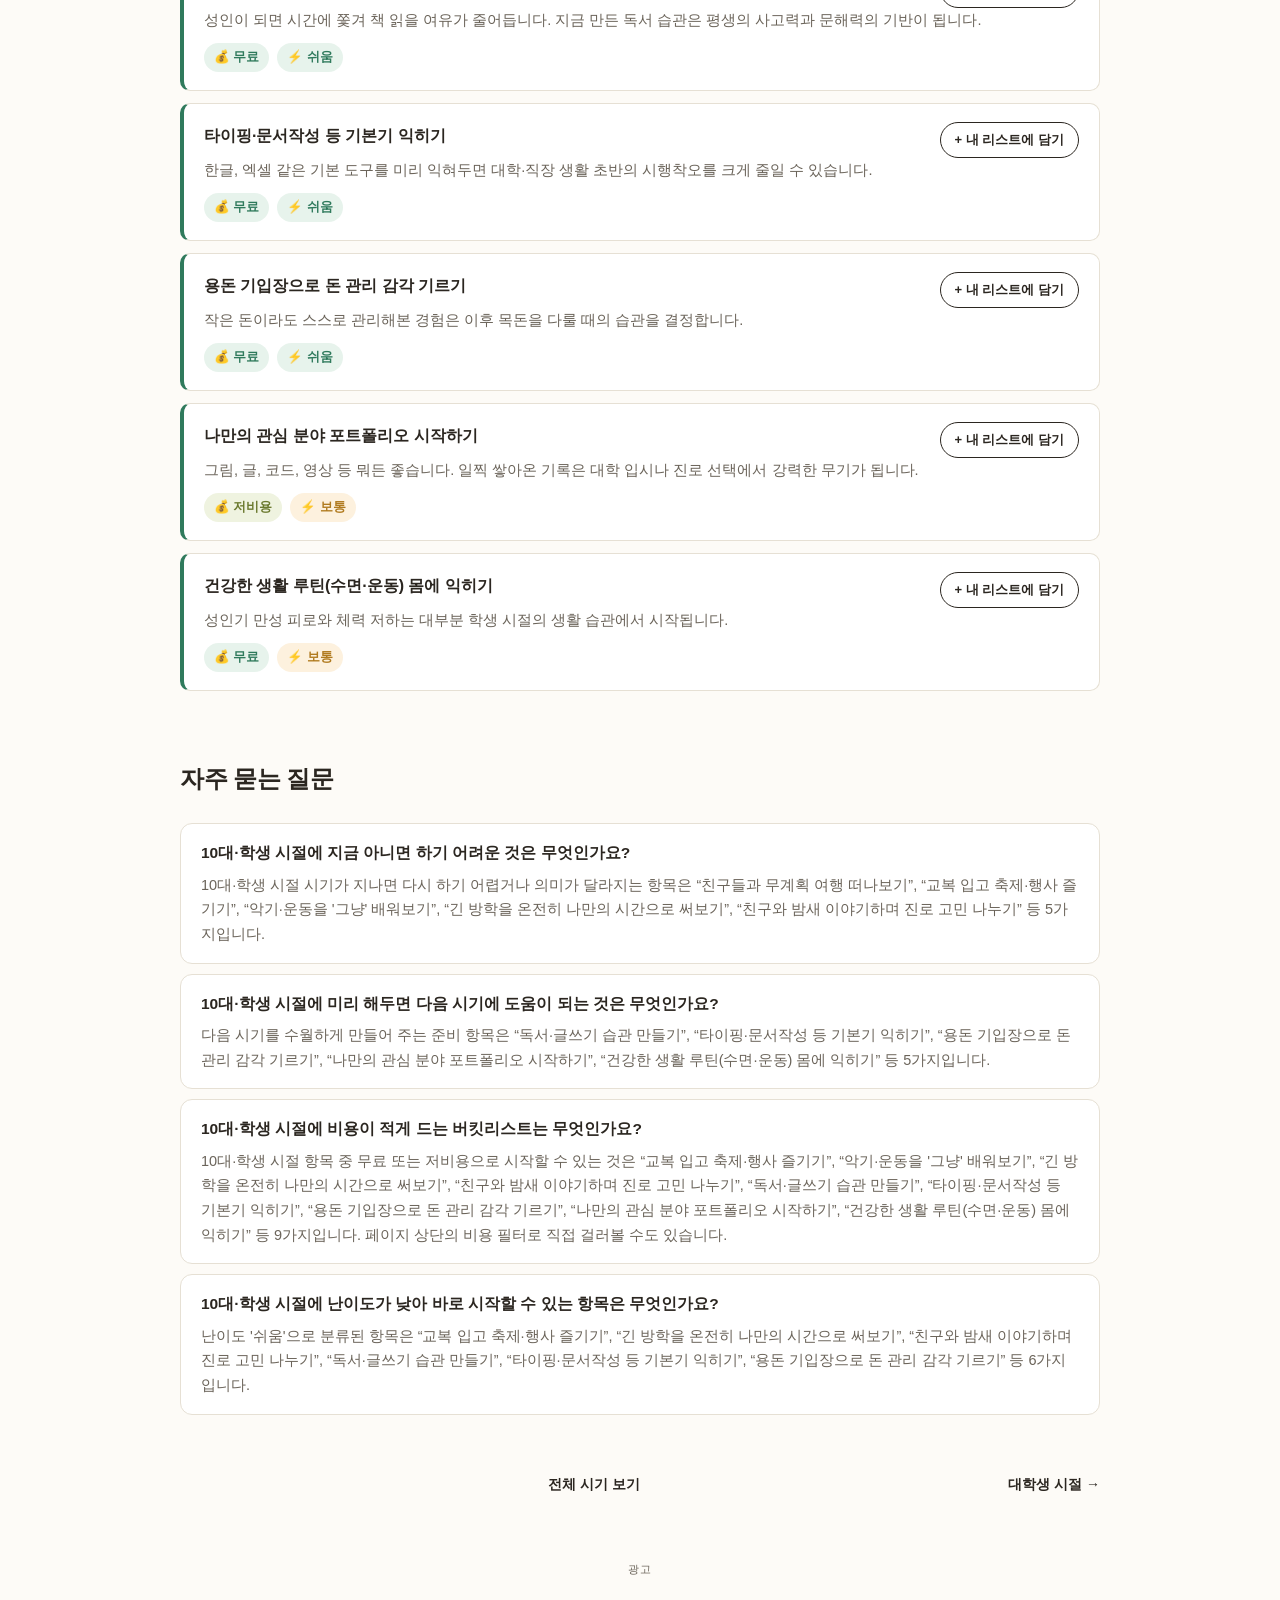
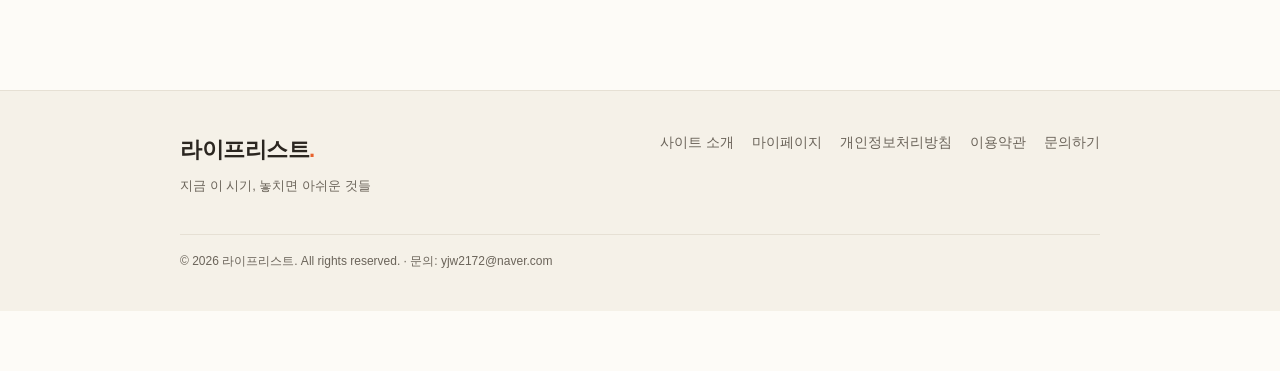
<file: categories/teen.html>
<!DOCTYPE html>
<html lang="ko">
<head>
<meta charset="UTF-8">
<meta name="viewport" content="width=device-width, initial-scale=1.0, viewport-fit=cover">
<title>10대·학생 시절 버킷리스트 - 라이프리스트</title>
<meta name="description" content="교복을 입고 있는 지금이 아니면 못 하는 것들 10대는 시간은 많지만 스스로 결정할 수 있는 범위가 좁은 시기입니다. 그만큼 '지금이 아니면 못 하는 것'...">
<meta name="robots" content="index, follow, max-snippet:-1, max-image-preview:large">
<link rel="canonical" href="https://example-lifelist.vercel.app/categories/teen.html">
<meta property="og:title" content="10대·학생 시절 버킷리스트 - 라이프리스트">
<meta property="og:description" content="교복을 입고 있는 지금이 아니면 못 하는 것들 10대는 시간은 많지만 스스로 결정할 수 있는 범위가 좁은 시기입니다. 그만큼 '지금이 아니면 못 하는 것'...">
<meta property="og:type" content="website">
<meta property="og:url" content="https://example-lifelist.vercel.app/categories/teen.html">
<meta property="og:locale" content="ko_KR">
<meta property="og:site_name" content="라이프리스트">
<meta name="naver-site-verification" content="d2c18578085fdac7f6232a9e1ecae478c88da880">
<link rel="icon" href="../assets/favicon.svg" type="image/svg+xml">
<link rel="stylesheet" href="../assets/style.css">
<script async src="https://pagead2.googlesyndication.com/pagead/js/adsbygoogle.js?client=ca-pub-2557338953436433" crossorigin="anonymous"></script>
<script type="application/ld+json">{"@context": "https://schema.org", "@graph": [{"@type": "Organization", "@id": "https://example-lifelist.vercel.app/#org", "name": "라이프리스트", "url": "https://example-lifelist.vercel.app", "email": "yjw2172@naver.com"}, {"@type": "Article", "@id": "https://example-lifelist.vercel.app/categories/teen.html#article", "headline": "10대·학생 시절 버킷리스트 - 지금 아니면 못 하는 것과 미리 준비하면 좋은 것", "description": "교복을 입고 있는 지금이 아니면 못 하는 것들. 10대는 시간은 많지만 스스로 결정할 수 있는 범위가 좁은 시기입니다. 그만큼 '지금이 아니면 못 하는 것'과 '지금 해두면 평생 가는 습관'이 뚜렷하게 갈립니다.", "inLanguage": "ko", "datePublished": "2026-11-01", "dateModified": "2026-11-01", "author": {"@id": "https://example-lifelist.vercel.app/#org"}, "publisher": {"@id": "https://example-lifelist.vercel.app/#org"}, "mainEntityOfPage": "https://example-lifelist.vercel.app/categories/teen.html"}, {"@type": "BreadcrumbList", "itemListElement": [{"@type": "ListItem", "position": 1, "name": "홈", "item": "https://example-lifelist.vercel.app"}, {"@type": "ListItem", "position": 2, "name": "10대·학생 시절 버킷리스트", "item": "https://example-lifelist.vercel.app/categories/teen.html"}]}, {"@type": "ItemList", "name": "10대·학생 시절 버킷리스트 항목", "numberOfItems": 10, "itemListElement": [{"@type": "ListItem", "position": 1, "name": "친구들과 무계획 여행 떠나보기", "description": "숙소도 예약 없이, 목적지도 정하지 않고 친구들과 즉흥적으로 떠나는 경험은 책임과 일정이 생기는 성인기 이후에는 다시 만들기 어렵습니다."}, {"@type": "ListItem", "position": 2, "name": "교복 입고 축제·행사 즐기기", "description": "학창 시절 특유의 분위기와 소속감은 졸업과 동시에 사라집니다. 축제, 체육대회, 수학여행 같은 순간을 충분히 즐겨두세요."}, {"@type": "ListItem", "position": 3, "name": "악기·운동을 '그냥' 배워보기", "description": "입시나 취업 압박 없이 순수한 흥미로 새로운 걸 배울 수 있는 여유는 이 시기가 가장 큽니다."}, {"@type": "ListItem", "position": 4, "name": "긴 방학을 온전히 나만의 시간으로 써보기", "description": "한 달 넘는 방학을 자유롭게 쓸 수 있는 시기는 학생 때가 마지막인 경우가 많습니다."}, {"@type": "ListItem", "position": 5, "name": "친구와 밤새 이야기하며 진로 고민 나누기", "description": "이해관계 없이 순수하게 서로의 미래를 응원해주는 관계와 시간은 성인이 되면 점점 희소해집니다."}, {"@type": "ListItem", "position": 6, "name": "독서·글쓰기 습관 만들기", "description": "성인이 되면 시간에 쫓겨 책 읽을 여유가 줄어듭니다. 지금 만든 독서 습관은 평생의 사고력과 문해력의 기반이 됩니다."}, {"@type": "ListItem", "position": 7, "name": "타이핑·문서작성 등 기본기 익히기", "description": "한글, 엑셀 같은 기본 도구를 미리 익혀두면 대학·직장 생활 초반의 시행착오를 크게 줄일 수 있습니다."}, {"@type": "ListItem", "position": 8, "name": "용돈 기입장으로 돈 관리 감각 기르기", "description": "작은 돈이라도 스스로 관리해본 경험은 이후 목돈을 다룰 때의 습관을 결정합니다."}, {"@type": "ListItem", "position": 9, "name": "나만의 관심 분야 포트폴리오 시작하기", "description": "그림, 글, 코드, 영상 등 뭐든 좋습니다. 일찍 쌓아온 기록은 대학 입시나 진로 선택에서 강력한 무기가 됩니다."}, {"@type": "ListItem", "position": 10, "name": "건강한 생활 루틴(수면·운동) 몸에 익히기", "description": "성인기 만성 피로와 체력 저하는 대부분 학생 시절의 생활 습관에서 시작됩니다."}]}, {"@type": "FAQPage", "mainEntity": [{"@type": "Question", "name": "10대·학생 시절에 지금 아니면 하기 어려운 것은 무엇인가요?", "acceptedAnswer": {"@type": "Answer", "text": "10대·학생 시절 시기가 지나면 다시 하기 어렵거나 의미가 달라지는 항목은 “친구들과 무계획 여행 떠나보기”, “교복 입고 축제·행사 즐기기”, “악기·운동을 '그냥' 배워보기”, “긴 방학을 온전히 나만의 시간으로 써보기”, “친구와 밤새 이야기하며 진로 고민 나누기” 등 5가지입니다."}}, {"@type": "Question", "name": "10대·학생 시절에 미리 해두면 다음 시기에 도움이 되는 것은 무엇인가요?", "acceptedAnswer": {"@type": "Answer", "text": "다음 시기를 수월하게 만들어 주는 준비 항목은 “독서·글쓰기 습관 만들기”, “타이핑·문서작성 등 기본기 익히기”, “용돈 기입장으로 돈 관리 감각 기르기”, “나만의 관심 분야 포트폴리오 시작하기”, “건강한 생활 루틴(수면·운동) 몸에 익히기” 등 5가지입니다."}}, {"@type": "Question", "name": "10대·학생 시절에 비용이 적게 드는 버킷리스트는 무엇인가요?", "acceptedAnswer": {"@type": "Answer", "text": "10대·학생 시절 항목 중 무료 또는 저비용으로 시작할 수 있는 것은 “교복 입고 축제·행사 즐기기”, “악기·운동을 '그냥' 배워보기”, “긴 방학을 온전히 나만의 시간으로 써보기”, “친구와 밤새 이야기하며 진로 고민 나누기”, “독서·글쓰기 습관 만들기”, “타이핑·문서작성 등 기본기 익히기”, “용돈 기입장으로 돈 관리 감각 기르기”, “나만의 관심 분야 포트폴리오 시작하기”, “건강한 생활 루틴(수면·운동) 몸에 익히기” 등 9가지입니다. 페이지 상단의 비용 필터로 직접 걸러볼 수도 있습니다."}}, {"@type": "Question", "name": "10대·학생 시절에 난이도가 낮아 바로 시작할 수 있는 항목은 무엇인가요?", "acceptedAnswer": {"@type": "Answer", "text": "난이도 '쉬움'으로 분류된 항목은 “교복 입고 축제·행사 즐기기”, “긴 방학을 온전히 나만의 시간으로 써보기”, “친구와 밤새 이야기하며 진로 고민 나누기”, “독서·글쓰기 습관 만들기”, “타이핑·문서작성 등 기본기 익히기”, “용돈 기입장으로 돈 관리 감각 기르기” 등 6가지입니다."}}]}]}</script>
</head>
<body>
<header class="site-header">
  <div class="wrap header-inner">
    <a class="logo" href="../index.html">라이프리스트<span class="logo-dot">.</span></a>
    <nav class="main-nav" aria-label="주요 메뉴">
      <a href="../index.html" class="">홈</a>
      <a href="../about.html" class="">소개</a>
      <a href="../contact.html" class="">문의</a>
    </nav>
  </div>
</header>

<main>
<section class="wrap cat-hero">
  <div class="cat-hero-emoji">🎒</div>
  <h1>10대·학생 시절 버킷리스트</h1>
  <p class="cat-subtitle">교복을 입고 있는 지금이 아니면 못 하는 것들</p>
  <p class="cat-intro">10대는 시간은 많지만 스스로 결정할 수 있는 범위가 좁은 시기입니다. 그만큼 '지금이 아니면 못 하는 것'과 '지금 해두면 평생 가는 습관'이 뚜렷하게 갈립니다.</p>
</section>
<section class="wrap">
  <aside class="summary-box">
    <strong>한눈에 보기</strong>
    <p>10대·학생 시절 버킷리스트는 총 10개 항목입니다. 이 시기가 지나면 하기 어려운 항목 5개, 지금 해두면 다음 시기에 도움이 되는 항목 5개로 나뉘며, 이 중 무료·저비용 항목은 9개, 난이도 '쉬움' 항목은 6개입니다.</p>
  </aside>
</section>
<section class="wrap">
  <div class="filter-bar">
  <label>💰 비용
    <select class="filter-select" data-filter="cost">
      <option value="all">전체</option>
      <option value="무료">무료</option><option value="저비용">저비용</option><option value="중비용">중비용</option><option value="고비용">고비용</option>
    </select>
  </label>
  <label>⚡ 난이도
    <select class="filter-select" data-filter="diff">
      <option value="all">전체</option>
      <option value="쉬움">쉬움</option><option value="보통">보통</option><option value="어려움">어려움</option>
    </select>
  </label>
</div>

</section>
<section class="wrap">
  <h2 class="section-title badge-fading-title">🔥 지금 아니면 못 하는 것</h2>
  <ul class="item-list item-list-fading">
  <li class="item-card" data-cost="중비용" data-diff="보통">
    <div class="item-card-top">
      <h4>친구들과 무계획 여행 떠나보기</h4>
      <button type="button" class="add-btn" data-id="teen-fading-0" data-title="친구들과 무계획 여행 떠나보기"
        data-cat="teen" data-catname="10대·학생 시절" data-emoji="🎒"
        data-cost="중비용" data-diff="보통">+ 내 리스트에 담기</button>
    </div>
    <p>숙소도 예약 없이, 목적지도 정하지 않고 친구들과 즉흥적으로 떠나는 경험은 책임과 일정이 생기는 성인기 이후에는 다시 만들기 어렵습니다.</p>
    <div class="tag-row">
      <span class="tag tag-cost cost-2">💰 중비용</span>
      <span class="tag tag-diff diff-1">⚡ 보통</span>
    </div>
  </li>
  <li class="item-card" data-cost="무료" data-diff="쉬움">
    <div class="item-card-top">
      <h4>교복 입고 축제·행사 즐기기</h4>
      <button type="button" class="add-btn" data-id="teen-fading-1" data-title="교복 입고 축제·행사 즐기기"
        data-cat="teen" data-catname="10대·학생 시절" data-emoji="🎒"
        data-cost="무료" data-diff="쉬움">+ 내 리스트에 담기</button>
    </div>
    <p>학창 시절 특유의 분위기와 소속감은 졸업과 동시에 사라집니다. 축제, 체육대회, 수학여행 같은 순간을 충분히 즐겨두세요.</p>
    <div class="tag-row">
      <span class="tag tag-cost cost-0">💰 무료</span>
      <span class="tag tag-diff diff-0">⚡ 쉬움</span>
    </div>
  </li>
  <li class="item-card" data-cost="저비용" data-diff="보통">
    <div class="item-card-top">
      <h4>악기·운동을 '그냥' 배워보기</h4>
      <button type="button" class="add-btn" data-id="teen-fading-2" data-title="악기·운동을 '그냥' 배워보기"
        data-cat="teen" data-catname="10대·학생 시절" data-emoji="🎒"
        data-cost="저비용" data-diff="보통">+ 내 리스트에 담기</button>
    </div>
    <p>입시나 취업 압박 없이 순수한 흥미로 새로운 걸 배울 수 있는 여유는 이 시기가 가장 큽니다.</p>
    <div class="tag-row">
      <span class="tag tag-cost cost-1">💰 저비용</span>
      <span class="tag tag-diff diff-1">⚡ 보통</span>
    </div>
  </li>
  <li class="item-card" data-cost="무료" data-diff="쉬움">
    <div class="item-card-top">
      <h4>긴 방학을 온전히 나만의 시간으로 써보기</h4>
      <button type="button" class="add-btn" data-id="teen-fading-3" data-title="긴 방학을 온전히 나만의 시간으로 써보기"
        data-cat="teen" data-catname="10대·학생 시절" data-emoji="🎒"
        data-cost="무료" data-diff="쉬움">+ 내 리스트에 담기</button>
    </div>
    <p>한 달 넘는 방학을 자유롭게 쓸 수 있는 시기는 학생 때가 마지막인 경우가 많습니다.</p>
    <div class="tag-row">
      <span class="tag tag-cost cost-0">💰 무료</span>
      <span class="tag tag-diff diff-0">⚡ 쉬움</span>
    </div>
  </li>
  <li class="item-card" data-cost="무료" data-diff="쉬움">
    <div class="item-card-top">
      <h4>친구와 밤새 이야기하며 진로 고민 나누기</h4>
      <button type="button" class="add-btn" data-id="teen-fading-4" data-title="친구와 밤새 이야기하며 진로 고민 나누기"
        data-cat="teen" data-catname="10대·학생 시절" data-emoji="🎒"
        data-cost="무료" data-diff="쉬움">+ 내 리스트에 담기</button>
    </div>
    <p>이해관계 없이 순수하게 서로의 미래를 응원해주는 관계와 시간은 성인이 되면 점점 희소해집니다.</p>
    <div class="tag-row">
      <span class="tag tag-cost cost-0">💰 무료</span>
      <span class="tag tag-diff diff-0">⚡ 쉬움</span>
    </div>
  </li>
</ul>

</section>
<section class="wrap">
  <h2 class="section-title badge-prep-title">🌱 지금 해두면 다음 시기에 도움이 되는 것</h2>
  <ul class="item-list item-list-prep">
  <li class="item-card" data-cost="무료" data-diff="쉬움">
    <div class="item-card-top">
      <h4>독서·글쓰기 습관 만들기</h4>
      <button type="button" class="add-btn" data-id="teen-prep-0" data-title="독서·글쓰기 습관 만들기"
        data-cat="teen" data-catname="10대·학생 시절" data-emoji="🎒"
        data-cost="무료" data-diff="쉬움">+ 내 리스트에 담기</button>
    </div>
    <p>성인이 되면 시간에 쫓겨 책 읽을 여유가 줄어듭니다. 지금 만든 독서 습관은 평생의 사고력과 문해력의 기반이 됩니다.</p>
    <div class="tag-row">
      <span class="tag tag-cost cost-0">💰 무료</span>
      <span class="tag tag-diff diff-0">⚡ 쉬움</span>
    </div>
  </li>
  <li class="item-card" data-cost="무료" data-diff="쉬움">
    <div class="item-card-top">
      <h4>타이핑·문서작성 등 기본기 익히기</h4>
      <button type="button" class="add-btn" data-id="teen-prep-1" data-title="타이핑·문서작성 등 기본기 익히기"
        data-cat="teen" data-catname="10대·학생 시절" data-emoji="🎒"
        data-cost="무료" data-diff="쉬움">+ 내 리스트에 담기</button>
    </div>
    <p>한글, 엑셀 같은 기본 도구를 미리 익혀두면 대학·직장 생활 초반의 시행착오를 크게 줄일 수 있습니다.</p>
    <div class="tag-row">
      <span class="tag tag-cost cost-0">💰 무료</span>
      <span class="tag tag-diff diff-0">⚡ 쉬움</span>
    </div>
  </li>
  <li class="item-card" data-cost="무료" data-diff="쉬움">
    <div class="item-card-top">
      <h4>용돈 기입장으로 돈 관리 감각 기르기</h4>
      <button type="button" class="add-btn" data-id="teen-prep-2" data-title="용돈 기입장으로 돈 관리 감각 기르기"
        data-cat="teen" data-catname="10대·학생 시절" data-emoji="🎒"
        data-cost="무료" data-diff="쉬움">+ 내 리스트에 담기</button>
    </div>
    <p>작은 돈이라도 스스로 관리해본 경험은 이후 목돈을 다룰 때의 습관을 결정합니다.</p>
    <div class="tag-row">
      <span class="tag tag-cost cost-0">💰 무료</span>
      <span class="tag tag-diff diff-0">⚡ 쉬움</span>
    </div>
  </li>
  <li class="item-card" data-cost="저비용" data-diff="보통">
    <div class="item-card-top">
      <h4>나만의 관심 분야 포트폴리오 시작하기</h4>
      <button type="button" class="add-btn" data-id="teen-prep-3" data-title="나만의 관심 분야 포트폴리오 시작하기"
        data-cat="teen" data-catname="10대·학생 시절" data-emoji="🎒"
        data-cost="저비용" data-diff="보통">+ 내 리스트에 담기</button>
    </div>
    <p>그림, 글, 코드, 영상 등 뭐든 좋습니다. 일찍 쌓아온 기록은 대학 입시나 진로 선택에서 강력한 무기가 됩니다.</p>
    <div class="tag-row">
      <span class="tag tag-cost cost-1">💰 저비용</span>
      <span class="tag tag-diff diff-1">⚡ 보통</span>
    </div>
  </li>
  <li class="item-card" data-cost="무료" data-diff="보통">
    <div class="item-card-top">
      <h4>건강한 생활 루틴(수면·운동) 몸에 익히기</h4>
      <button type="button" class="add-btn" data-id="teen-prep-4" data-title="건강한 생활 루틴(수면·운동) 몸에 익히기"
        data-cat="teen" data-catname="10대·학생 시절" data-emoji="🎒"
        data-cost="무료" data-diff="보통">+ 내 리스트에 담기</button>
    </div>
    <p>성인기 만성 피로와 체력 저하는 대부분 학생 시절의 생활 습관에서 시작됩니다.</p>
    <div class="tag-row">
      <span class="tag tag-cost cost-0">💰 무료</span>
      <span class="tag tag-diff diff-1">⚡ 보통</span>
    </div>
  </li>
</ul>

</section>
<section class="wrap faq-section">
  <h2 class="section-title">자주 묻는 질문</h2>
  <div class="faq-item">
    <h3>10대·학생 시절에 지금 아니면 하기 어려운 것은 무엇인가요?</h3>
    <p>10대·학생 시절 시기가 지나면 다시 하기 어렵거나 의미가 달라지는 항목은 “친구들과 무계획 여행 떠나보기”, “교복 입고 축제·행사 즐기기”, “악기·운동을 '그냥' 배워보기”, “긴 방학을 온전히 나만의 시간으로 써보기”, “친구와 밤새 이야기하며 진로 고민 나누기” 등 5가지입니다.</p>
  </div>
  <div class="faq-item">
    <h3>10대·학생 시절에 미리 해두면 다음 시기에 도움이 되는 것은 무엇인가요?</h3>
    <p>다음 시기를 수월하게 만들어 주는 준비 항목은 “독서·글쓰기 습관 만들기”, “타이핑·문서작성 등 기본기 익히기”, “용돈 기입장으로 돈 관리 감각 기르기”, “나만의 관심 분야 포트폴리오 시작하기”, “건강한 생활 루틴(수면·운동) 몸에 익히기” 등 5가지입니다.</p>
  </div>
  <div class="faq-item">
    <h3>10대·학생 시절에 비용이 적게 드는 버킷리스트는 무엇인가요?</h3>
    <p>10대·학생 시절 항목 중 무료 또는 저비용으로 시작할 수 있는 것은 “교복 입고 축제·행사 즐기기”, “악기·운동을 '그냥' 배워보기”, “긴 방학을 온전히 나만의 시간으로 써보기”, “친구와 밤새 이야기하며 진로 고민 나누기”, “독서·글쓰기 습관 만들기”, “타이핑·문서작성 등 기본기 익히기”, “용돈 기입장으로 돈 관리 감각 기르기”, “나만의 관심 분야 포트폴리오 시작하기”, “건강한 생활 루틴(수면·운동) 몸에 익히기” 등 9가지입니다. 페이지 상단의 비용 필터로 직접 걸러볼 수도 있습니다.</p>
  </div>
  <div class="faq-item">
    <h3>10대·학생 시절에 난이도가 낮아 바로 시작할 수 있는 항목은 무엇인가요?</h3>
    <p>난이도 '쉬움'으로 분류된 항목은 “교복 입고 축제·행사 즐기기”, “긴 방학을 온전히 나만의 시간으로 써보기”, “친구와 밤새 이야기하며 진로 고민 나누기”, “독서·글쓰기 습관 만들기”, “타이핑·문서작성 등 기본기 익히기”, “용돈 기입장으로 돈 관리 감각 기르기” 등 6가지입니다.</p>
  </div>
</section>

<section class="wrap">
  <div class="cat-nav"><span></span><a href="../index.html#categories">전체 시기 보기</a><a href="university.html">대학생 시절 &rarr;</a></div>
</section>

<section class="wrap bottom-ad-section">
<div class="ad-slot">
  <span class="ad-slot-label">광고</span>
  <ins class="adsbygoogle"
       style="display:block"
       data-ad-client="ca-pub-2557338953436433"
       data-ad-slot="1111111111"
       data-ad-format="auto"
       data-full-width-responsive="true"></ins>
  <script>(adsbygoogle = window.adsbygoogle || []).push({});</script>
</div>

</section>
</main>
<footer class="site-footer">
  <div class="wrap footer-inner">
    <div class="footer-brand">
      <div class="logo">라이프리스트<span class="logo-dot">.</span></div>
      <p>지금 이 시기, 놓치면 아쉬운 것들</p>
    </div>
    <div class="footer-links">
      <a href="../about.html">사이트 소개</a>
      <a href="../mypage.html">마이페이지</a>
      <a href="../privacy.html">개인정보처리방침</a>
      <a href="../terms.html">이용약관</a>
      <a href="../contact.html">문의하기</a>
    </div>
    <p class="footer-copy">&copy; 2026 라이프리스트. All rights reserved. &middot; 문의: yjw2172@naver.com</p>
  </div>
</footer>
<div id="cookie-consent" class="cookie-consent" hidden>
  <p>이 사이트는 서비스 향상과 맞춤 광고 제공을 위해 쿠키를 사용합니다. 자세한 내용은
    <a href="../privacy.html">개인정보처리방침</a>에서 확인하실 수 있습니다.</p>
  <button id="cookie-accept" class="btn-accept" type="button">확인했어요</button>
</div>
<script src="../assets/cookie-consent.js"></script>

<nav class="bottom-nav" aria-label="하단 메뉴">
  <a href="../index.html" class="bn-item"><span class="bn-icon">🏠</span><span class="bn-label">홈</span></a>
  <a href="../index.html#categories" class="bn-item active"><span class="bn-icon">🗂️</span><span class="bn-label">시기별</span></a>
  <a href="../mypage.html" class="bn-item"><span class="bn-icon">📝</span><span class="bn-label">마이페이지</span></a>
</nav>

<script src="../assets/mylist.js"></script>
</body>
</html>
</file>
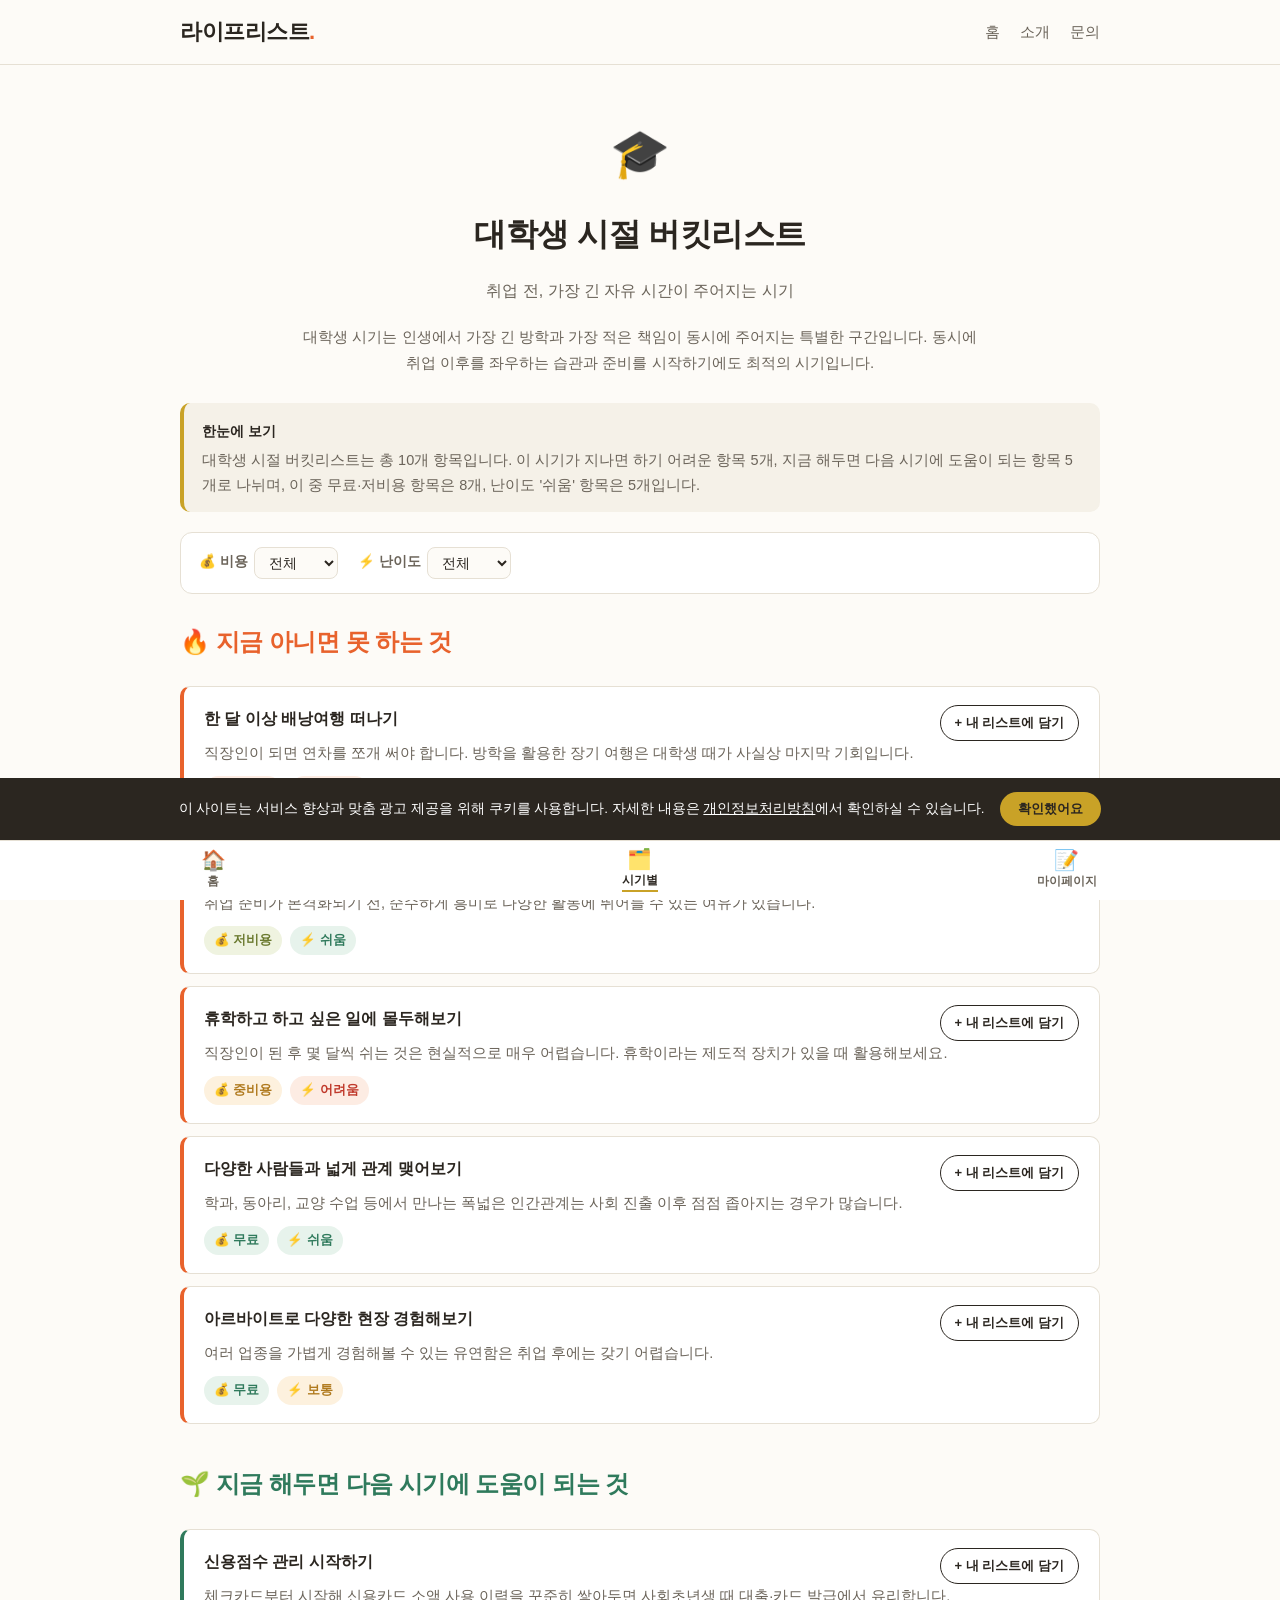
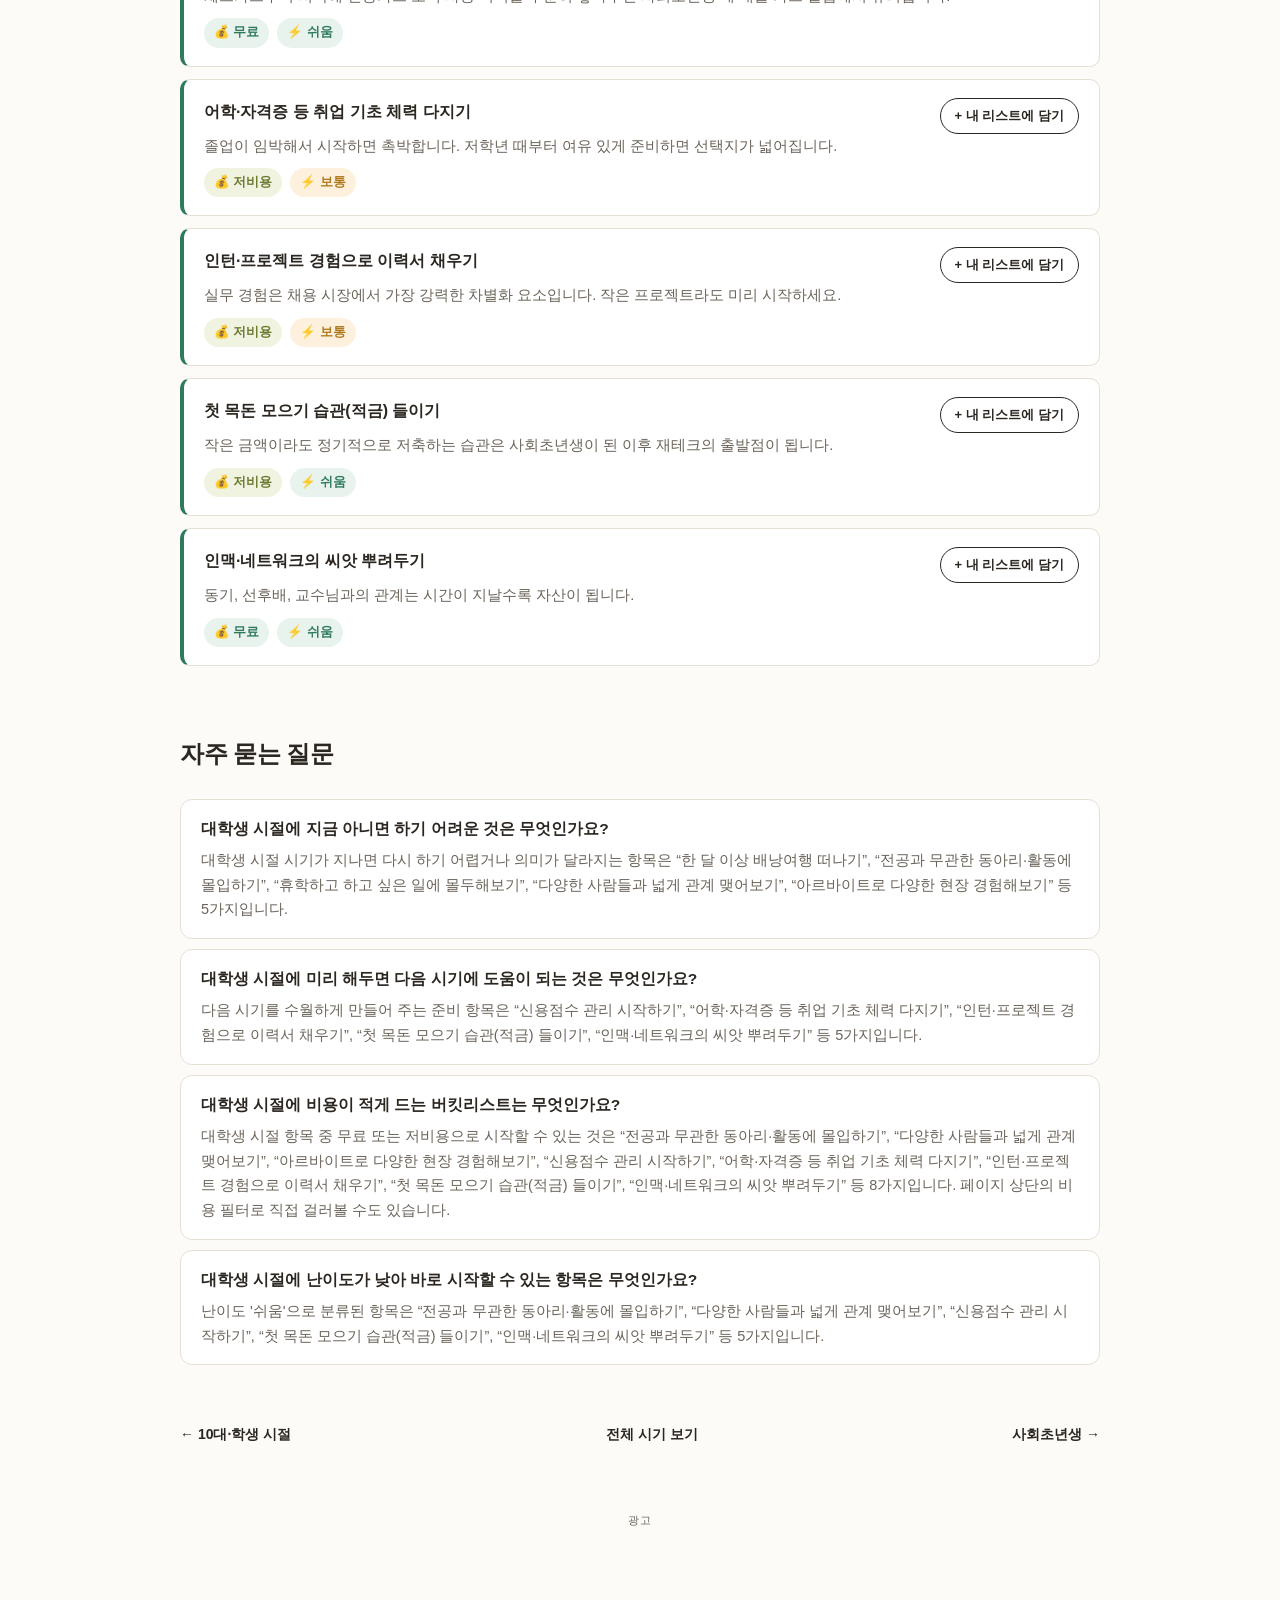
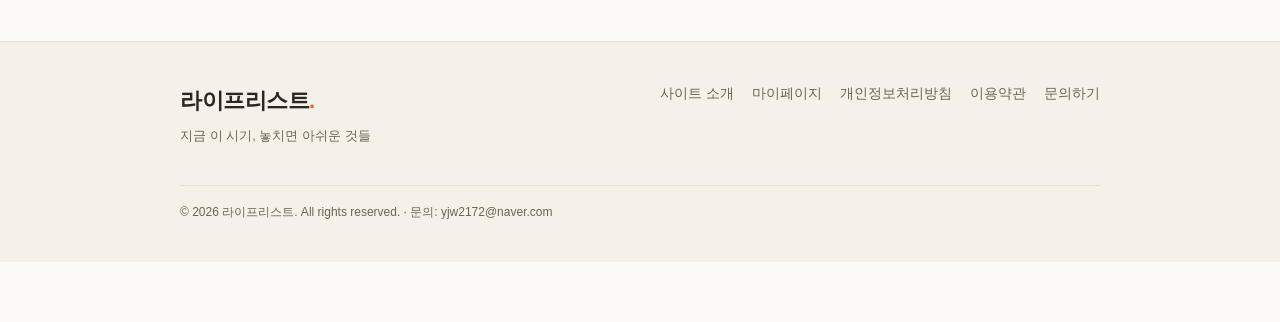
<file: categories/university.html>
<!DOCTYPE html>
<html lang="ko">
<head>
<meta charset="UTF-8">
<meta name="viewport" content="width=device-width, initial-scale=1.0, viewport-fit=cover">
<title>대학생 시절 버킷리스트 - 라이프리스트</title>
<meta name="description" content="취업 전, 가장 긴 자유 시간이 주어지는 시기 대학생 시기는 인생에서 가장 긴 방학과 가장 적은 책임이 동시에 주어지는 특별한 구간입니다. 동시에 취업 이...">
<meta name="robots" content="index, follow, max-snippet:-1, max-image-preview:large">
<link rel="canonical" href="https://example-lifelist.vercel.app/categories/university.html">
<meta property="og:title" content="대학생 시절 버킷리스트 - 라이프리스트">
<meta property="og:description" content="취업 전, 가장 긴 자유 시간이 주어지는 시기 대학생 시기는 인생에서 가장 긴 방학과 가장 적은 책임이 동시에 주어지는 특별한 구간입니다. 동시에 취업 이...">
<meta property="og:type" content="website">
<meta property="og:url" content="https://example-lifelist.vercel.app/categories/university.html">
<meta property="og:locale" content="ko_KR">
<meta property="og:site_name" content="라이프리스트">
<meta name="naver-site-verification" content="d2c18578085fdac7f6232a9e1ecae478c88da880">
<link rel="icon" href="../assets/favicon.svg" type="image/svg+xml">
<link rel="stylesheet" href="../assets/style.css">
<script async src="https://pagead2.googlesyndication.com/pagead/js/adsbygoogle.js?client=ca-pub-2557338953436433" crossorigin="anonymous"></script>
<script type="application/ld+json">{"@context": "https://schema.org", "@graph": [{"@type": "Organization", "@id": "https://example-lifelist.vercel.app/#org", "name": "라이프리스트", "url": "https://example-lifelist.vercel.app", "email": "yjw2172@naver.com"}, {"@type": "Article", "@id": "https://example-lifelist.vercel.app/categories/university.html#article", "headline": "대학생 시절 버킷리스트 - 지금 아니면 못 하는 것과 미리 준비하면 좋은 것", "description": "취업 전, 가장 긴 자유 시간이 주어지는 시기. 대학생 시기는 인생에서 가장 긴 방학과 가장 적은 책임이 동시에 주어지는 특별한 구간입니다. 동시에 취업 이후를 좌우하는 습관과 준비를 시작하기에도 최적의 시기입니다.", "inLanguage": "ko", "datePublished": "2026-11-01", "dateModified": "2026-11-01", "author": {"@id": "https://example-lifelist.vercel.app/#org"}, "publisher": {"@id": "https://example-lifelist.vercel.app/#org"}, "mainEntityOfPage": "https://example-lifelist.vercel.app/categories/university.html"}, {"@type": "BreadcrumbList", "itemListElement": [{"@type": "ListItem", "position": 1, "name": "홈", "item": "https://example-lifelist.vercel.app"}, {"@type": "ListItem", "position": 2, "name": "대학생 시절 버킷리스트", "item": "https://example-lifelist.vercel.app/categories/university.html"}]}, {"@type": "ItemList", "name": "대학생 시절 버킷리스트 항목", "numberOfItems": 10, "itemListElement": [{"@type": "ListItem", "position": 1, "name": "한 달 이상 배낭여행 떠나기", "description": "직장인이 되면 연차를 쪼개 써야 합니다. 방학을 활용한 장기 여행은 대학생 때가 사실상 마지막 기회입니다."}, {"@type": "ListItem", "position": 2, "name": "전공과 무관한 동아리·활동에 몰입하기", "description": "취업 준비가 본격화되기 전, 순수하게 흥미로 다양한 활동에 뛰어들 수 있는 여유가 있습니다."}, {"@type": "ListItem", "position": 3, "name": "휴학하고 하고 싶은 일에 몰두해보기", "description": "직장인이 된 후 몇 달씩 쉬는 것은 현실적으로 매우 어렵습니다. 휴학이라는 제도적 장치가 있을 때 활용해보세요."}, {"@type": "ListItem", "position": 4, "name": "다양한 사람들과 넓게 관계 맺어보기", "description": "학과, 동아리, 교양 수업 등에서 만나는 폭넓은 인간관계는 사회 진출 이후 점점 좁아지는 경우가 많습니다."}, {"@type": "ListItem", "position": 5, "name": "아르바이트로 다양한 현장 경험해보기", "description": "여러 업종을 가볍게 경험해볼 수 있는 유연함은 취업 후에는 갖기 어렵습니다."}, {"@type": "ListItem", "position": 6, "name": "신용점수 관리 시작하기", "description": "체크카드부터 시작해 신용카드 소액 사용 이력을 꾸준히 쌓아두면 사회초년생 때 대출·카드 발급에서 유리합니다."}, {"@type": "ListItem", "position": 7, "name": "어학·자격증 등 취업 기초 체력 다지기", "description": "졸업이 임박해서 시작하면 촉박합니다. 저학년 때부터 여유 있게 준비하면 선택지가 넓어집니다."}, {"@type": "ListItem", "position": 8, "name": "인턴·프로젝트 경험으로 이력서 채우기", "description": "실무 경험은 채용 시장에서 가장 강력한 차별화 요소입니다. 작은 프로젝트라도 미리 시작하세요."}, {"@type": "ListItem", "position": 9, "name": "첫 목돈 모으기 습관(적금) 들이기", "description": "작은 금액이라도 정기적으로 저축하는 습관은 사회초년생이 된 이후 재테크의 출발점이 됩니다."}, {"@type": "ListItem", "position": 10, "name": "인맥·네트워크의 씨앗 뿌려두기", "description": "동기, 선후배, 교수님과의 관계는 시간이 지날수록 자산이 됩니다."}]}, {"@type": "FAQPage", "mainEntity": [{"@type": "Question", "name": "대학생 시절에 지금 아니면 하기 어려운 것은 무엇인가요?", "acceptedAnswer": {"@type": "Answer", "text": "대학생 시절 시기가 지나면 다시 하기 어렵거나 의미가 달라지는 항목은 “한 달 이상 배낭여행 떠나기”, “전공과 무관한 동아리·활동에 몰입하기”, “휴학하고 하고 싶은 일에 몰두해보기”, “다양한 사람들과 넓게 관계 맺어보기”, “아르바이트로 다양한 현장 경험해보기” 등 5가지입니다."}}, {"@type": "Question", "name": "대학생 시절에 미리 해두면 다음 시기에 도움이 되는 것은 무엇인가요?", "acceptedAnswer": {"@type": "Answer", "text": "다음 시기를 수월하게 만들어 주는 준비 항목은 “신용점수 관리 시작하기”, “어학·자격증 등 취업 기초 체력 다지기”, “인턴·프로젝트 경험으로 이력서 채우기”, “첫 목돈 모으기 습관(적금) 들이기”, “인맥·네트워크의 씨앗 뿌려두기” 등 5가지입니다."}}, {"@type": "Question", "name": "대학생 시절에 비용이 적게 드는 버킷리스트는 무엇인가요?", "acceptedAnswer": {"@type": "Answer", "text": "대학생 시절 항목 중 무료 또는 저비용으로 시작할 수 있는 것은 “전공과 무관한 동아리·활동에 몰입하기”, “다양한 사람들과 넓게 관계 맺어보기”, “아르바이트로 다양한 현장 경험해보기”, “신용점수 관리 시작하기”, “어학·자격증 등 취업 기초 체력 다지기”, “인턴·프로젝트 경험으로 이력서 채우기”, “첫 목돈 모으기 습관(적금) 들이기”, “인맥·네트워크의 씨앗 뿌려두기” 등 8가지입니다. 페이지 상단의 비용 필터로 직접 걸러볼 수도 있습니다."}}, {"@type": "Question", "name": "대학생 시절에 난이도가 낮아 바로 시작할 수 있는 항목은 무엇인가요?", "acceptedAnswer": {"@type": "Answer", "text": "난이도 '쉬움'으로 분류된 항목은 “전공과 무관한 동아리·활동에 몰입하기”, “다양한 사람들과 넓게 관계 맺어보기”, “신용점수 관리 시작하기”, “첫 목돈 모으기 습관(적금) 들이기”, “인맥·네트워크의 씨앗 뿌려두기” 등 5가지입니다."}}]}]}</script>
</head>
<body>
<header class="site-header">
  <div class="wrap header-inner">
    <a class="logo" href="../index.html">라이프리스트<span class="logo-dot">.</span></a>
    <nav class="main-nav" aria-label="주요 메뉴">
      <a href="../index.html" class="">홈</a>
      <a href="../about.html" class="">소개</a>
      <a href="../contact.html" class="">문의</a>
    </nav>
  </div>
</header>

<main>
<section class="wrap cat-hero">
  <div class="cat-hero-emoji">🎓</div>
  <h1>대학생 시절 버킷리스트</h1>
  <p class="cat-subtitle">취업 전, 가장 긴 자유 시간이 주어지는 시기</p>
  <p class="cat-intro">대학생 시기는 인생에서 가장 긴 방학과 가장 적은 책임이 동시에 주어지는 특별한 구간입니다. 동시에 취업 이후를 좌우하는 습관과 준비를 시작하기에도 최적의 시기입니다.</p>
</section>
<section class="wrap">
  <aside class="summary-box">
    <strong>한눈에 보기</strong>
    <p>대학생 시절 버킷리스트는 총 10개 항목입니다. 이 시기가 지나면 하기 어려운 항목 5개, 지금 해두면 다음 시기에 도움이 되는 항목 5개로 나뉘며, 이 중 무료·저비용 항목은 8개, 난이도 '쉬움' 항목은 5개입니다.</p>
  </aside>
</section>
<section class="wrap">
  <div class="filter-bar">
  <label>💰 비용
    <select class="filter-select" data-filter="cost">
      <option value="all">전체</option>
      <option value="무료">무료</option><option value="저비용">저비용</option><option value="중비용">중비용</option><option value="고비용">고비용</option>
    </select>
  </label>
  <label>⚡ 난이도
    <select class="filter-select" data-filter="diff">
      <option value="all">전체</option>
      <option value="쉬움">쉬움</option><option value="보통">보통</option><option value="어려움">어려움</option>
    </select>
  </label>
</div>

</section>
<section class="wrap">
  <h2 class="section-title badge-fading-title">🔥 지금 아니면 못 하는 것</h2>
  <ul class="item-list item-list-fading">
  <li class="item-card" data-cost="고비용" data-diff="어려움">
    <div class="item-card-top">
      <h4>한 달 이상 배낭여행 떠나기</h4>
      <button type="button" class="add-btn" data-id="university-fading-0" data-title="한 달 이상 배낭여행 떠나기"
        data-cat="university" data-catname="대학생 시절" data-emoji="🎓"
        data-cost="고비용" data-diff="어려움">+ 내 리스트에 담기</button>
    </div>
    <p>직장인이 되면 연차를 쪼개 써야 합니다. 방학을 활용한 장기 여행은 대학생 때가 사실상 마지막 기회입니다.</p>
    <div class="tag-row">
      <span class="tag tag-cost cost-3">💰 고비용</span>
      <span class="tag tag-diff diff-2">⚡ 어려움</span>
    </div>
  </li>
  <li class="item-card" data-cost="저비용" data-diff="쉬움">
    <div class="item-card-top">
      <h4>전공과 무관한 동아리·활동에 몰입하기</h4>
      <button type="button" class="add-btn" data-id="university-fading-1" data-title="전공과 무관한 동아리·활동에 몰입하기"
        data-cat="university" data-catname="대학생 시절" data-emoji="🎓"
        data-cost="저비용" data-diff="쉬움">+ 내 리스트에 담기</button>
    </div>
    <p>취업 준비가 본격화되기 전, 순수하게 흥미로 다양한 활동에 뛰어들 수 있는 여유가 있습니다.</p>
    <div class="tag-row">
      <span class="tag tag-cost cost-1">💰 저비용</span>
      <span class="tag tag-diff diff-0">⚡ 쉬움</span>
    </div>
  </li>
  <li class="item-card" data-cost="중비용" data-diff="어려움">
    <div class="item-card-top">
      <h4>휴학하고 하고 싶은 일에 몰두해보기</h4>
      <button type="button" class="add-btn" data-id="university-fading-2" data-title="휴학하고 하고 싶은 일에 몰두해보기"
        data-cat="university" data-catname="대학생 시절" data-emoji="🎓"
        data-cost="중비용" data-diff="어려움">+ 내 리스트에 담기</button>
    </div>
    <p>직장인이 된 후 몇 달씩 쉬는 것은 현실적으로 매우 어렵습니다. 휴학이라는 제도적 장치가 있을 때 활용해보세요.</p>
    <div class="tag-row">
      <span class="tag tag-cost cost-2">💰 중비용</span>
      <span class="tag tag-diff diff-2">⚡ 어려움</span>
    </div>
  </li>
  <li class="item-card" data-cost="무료" data-diff="쉬움">
    <div class="item-card-top">
      <h4>다양한 사람들과 넓게 관계 맺어보기</h4>
      <button type="button" class="add-btn" data-id="university-fading-3" data-title="다양한 사람들과 넓게 관계 맺어보기"
        data-cat="university" data-catname="대학생 시절" data-emoji="🎓"
        data-cost="무료" data-diff="쉬움">+ 내 리스트에 담기</button>
    </div>
    <p>학과, 동아리, 교양 수업 등에서 만나는 폭넓은 인간관계는 사회 진출 이후 점점 좁아지는 경우가 많습니다.</p>
    <div class="tag-row">
      <span class="tag tag-cost cost-0">💰 무료</span>
      <span class="tag tag-diff diff-0">⚡ 쉬움</span>
    </div>
  </li>
  <li class="item-card" data-cost="무료" data-diff="보통">
    <div class="item-card-top">
      <h4>아르바이트로 다양한 현장 경험해보기</h4>
      <button type="button" class="add-btn" data-id="university-fading-4" data-title="아르바이트로 다양한 현장 경험해보기"
        data-cat="university" data-catname="대학생 시절" data-emoji="🎓"
        data-cost="무료" data-diff="보통">+ 내 리스트에 담기</button>
    </div>
    <p>여러 업종을 가볍게 경험해볼 수 있는 유연함은 취업 후에는 갖기 어렵습니다.</p>
    <div class="tag-row">
      <span class="tag tag-cost cost-0">💰 무료</span>
      <span class="tag tag-diff diff-1">⚡ 보통</span>
    </div>
  </li>
</ul>

</section>
<section class="wrap">
  <h2 class="section-title badge-prep-title">🌱 지금 해두면 다음 시기에 도움이 되는 것</h2>
  <ul class="item-list item-list-prep">
  <li class="item-card" data-cost="무료" data-diff="쉬움">
    <div class="item-card-top">
      <h4>신용점수 관리 시작하기</h4>
      <button type="button" class="add-btn" data-id="university-prep-0" data-title="신용점수 관리 시작하기"
        data-cat="university" data-catname="대학생 시절" data-emoji="🎓"
        data-cost="무료" data-diff="쉬움">+ 내 리스트에 담기</button>
    </div>
    <p>체크카드부터 시작해 신용카드 소액 사용 이력을 꾸준히 쌓아두면 사회초년생 때 대출·카드 발급에서 유리합니다.</p>
    <div class="tag-row">
      <span class="tag tag-cost cost-0">💰 무료</span>
      <span class="tag tag-diff diff-0">⚡ 쉬움</span>
    </div>
  </li>
  <li class="item-card" data-cost="저비용" data-diff="보통">
    <div class="item-card-top">
      <h4>어학·자격증 등 취업 기초 체력 다지기</h4>
      <button type="button" class="add-btn" data-id="university-prep-1" data-title="어학·자격증 등 취업 기초 체력 다지기"
        data-cat="university" data-catname="대학생 시절" data-emoji="🎓"
        data-cost="저비용" data-diff="보통">+ 내 리스트에 담기</button>
    </div>
    <p>졸업이 임박해서 시작하면 촉박합니다. 저학년 때부터 여유 있게 준비하면 선택지가 넓어집니다.</p>
    <div class="tag-row">
      <span class="tag tag-cost cost-1">💰 저비용</span>
      <span class="tag tag-diff diff-1">⚡ 보통</span>
    </div>
  </li>
  <li class="item-card" data-cost="저비용" data-diff="보통">
    <div class="item-card-top">
      <h4>인턴·프로젝트 경험으로 이력서 채우기</h4>
      <button type="button" class="add-btn" data-id="university-prep-2" data-title="인턴·프로젝트 경험으로 이력서 채우기"
        data-cat="university" data-catname="대학생 시절" data-emoji="🎓"
        data-cost="저비용" data-diff="보통">+ 내 리스트에 담기</button>
    </div>
    <p>실무 경험은 채용 시장에서 가장 강력한 차별화 요소입니다. 작은 프로젝트라도 미리 시작하세요.</p>
    <div class="tag-row">
      <span class="tag tag-cost cost-1">💰 저비용</span>
      <span class="tag tag-diff diff-1">⚡ 보통</span>
    </div>
  </li>
  <li class="item-card" data-cost="저비용" data-diff="쉬움">
    <div class="item-card-top">
      <h4>첫 목돈 모으기 습관(적금) 들이기</h4>
      <button type="button" class="add-btn" data-id="university-prep-3" data-title="첫 목돈 모으기 습관(적금) 들이기"
        data-cat="university" data-catname="대학생 시절" data-emoji="🎓"
        data-cost="저비용" data-diff="쉬움">+ 내 리스트에 담기</button>
    </div>
    <p>작은 금액이라도 정기적으로 저축하는 습관은 사회초년생이 된 이후 재테크의 출발점이 됩니다.</p>
    <div class="tag-row">
      <span class="tag tag-cost cost-1">💰 저비용</span>
      <span class="tag tag-diff diff-0">⚡ 쉬움</span>
    </div>
  </li>
  <li class="item-card" data-cost="무료" data-diff="쉬움">
    <div class="item-card-top">
      <h4>인맥·네트워크의 씨앗 뿌려두기</h4>
      <button type="button" class="add-btn" data-id="university-prep-4" data-title="인맥·네트워크의 씨앗 뿌려두기"
        data-cat="university" data-catname="대학생 시절" data-emoji="🎓"
        data-cost="무료" data-diff="쉬움">+ 내 리스트에 담기</button>
    </div>
    <p>동기, 선후배, 교수님과의 관계는 시간이 지날수록 자산이 됩니다.</p>
    <div class="tag-row">
      <span class="tag tag-cost cost-0">💰 무료</span>
      <span class="tag tag-diff diff-0">⚡ 쉬움</span>
    </div>
  </li>
</ul>

</section>
<section class="wrap faq-section">
  <h2 class="section-title">자주 묻는 질문</h2>
  <div class="faq-item">
    <h3>대학생 시절에 지금 아니면 하기 어려운 것은 무엇인가요?</h3>
    <p>대학생 시절 시기가 지나면 다시 하기 어렵거나 의미가 달라지는 항목은 “한 달 이상 배낭여행 떠나기”, “전공과 무관한 동아리·활동에 몰입하기”, “휴학하고 하고 싶은 일에 몰두해보기”, “다양한 사람들과 넓게 관계 맺어보기”, “아르바이트로 다양한 현장 경험해보기” 등 5가지입니다.</p>
  </div>
  <div class="faq-item">
    <h3>대학생 시절에 미리 해두면 다음 시기에 도움이 되는 것은 무엇인가요?</h3>
    <p>다음 시기를 수월하게 만들어 주는 준비 항목은 “신용점수 관리 시작하기”, “어학·자격증 등 취업 기초 체력 다지기”, “인턴·프로젝트 경험으로 이력서 채우기”, “첫 목돈 모으기 습관(적금) 들이기”, “인맥·네트워크의 씨앗 뿌려두기” 등 5가지입니다.</p>
  </div>
  <div class="faq-item">
    <h3>대학생 시절에 비용이 적게 드는 버킷리스트는 무엇인가요?</h3>
    <p>대학생 시절 항목 중 무료 또는 저비용으로 시작할 수 있는 것은 “전공과 무관한 동아리·활동에 몰입하기”, “다양한 사람들과 넓게 관계 맺어보기”, “아르바이트로 다양한 현장 경험해보기”, “신용점수 관리 시작하기”, “어학·자격증 등 취업 기초 체력 다지기”, “인턴·프로젝트 경험으로 이력서 채우기”, “첫 목돈 모으기 습관(적금) 들이기”, “인맥·네트워크의 씨앗 뿌려두기” 등 8가지입니다. 페이지 상단의 비용 필터로 직접 걸러볼 수도 있습니다.</p>
  </div>
  <div class="faq-item">
    <h3>대학생 시절에 난이도가 낮아 바로 시작할 수 있는 항목은 무엇인가요?</h3>
    <p>난이도 '쉬움'으로 분류된 항목은 “전공과 무관한 동아리·활동에 몰입하기”, “다양한 사람들과 넓게 관계 맺어보기”, “신용점수 관리 시작하기”, “첫 목돈 모으기 습관(적금) 들이기”, “인맥·네트워크의 씨앗 뿌려두기” 등 5가지입니다.</p>
  </div>
</section>

<section class="wrap">
  <div class="cat-nav"><a href="teen.html">&larr; 10대·학생 시절</a><a href="../index.html#categories">전체 시기 보기</a><a href="early-career.html">사회초년생 &rarr;</a></div>
</section>

<section class="wrap bottom-ad-section">
<div class="ad-slot">
  <span class="ad-slot-label">광고</span>
  <ins class="adsbygoogle"
       style="display:block"
       data-ad-client="ca-pub-2557338953436433"
       data-ad-slot="1111111111"
       data-ad-format="auto"
       data-full-width-responsive="true"></ins>
  <script>(adsbygoogle = window.adsbygoogle || []).push({});</script>
</div>

</section>
</main>
<footer class="site-footer">
  <div class="wrap footer-inner">
    <div class="footer-brand">
      <div class="logo">라이프리스트<span class="logo-dot">.</span></div>
      <p>지금 이 시기, 놓치면 아쉬운 것들</p>
    </div>
    <div class="footer-links">
      <a href="../about.html">사이트 소개</a>
      <a href="../mypage.html">마이페이지</a>
      <a href="../privacy.html">개인정보처리방침</a>
      <a href="../terms.html">이용약관</a>
      <a href="../contact.html">문의하기</a>
    </div>
    <p class="footer-copy">&copy; 2026 라이프리스트. All rights reserved. &middot; 문의: yjw2172@naver.com</p>
  </div>
</footer>
<div id="cookie-consent" class="cookie-consent" hidden>
  <p>이 사이트는 서비스 향상과 맞춤 광고 제공을 위해 쿠키를 사용합니다. 자세한 내용은
    <a href="../privacy.html">개인정보처리방침</a>에서 확인하실 수 있습니다.</p>
  <button id="cookie-accept" class="btn-accept" type="button">확인했어요</button>
</div>
<script src="../assets/cookie-consent.js"></script>

<nav class="bottom-nav" aria-label="하단 메뉴">
  <a href="../index.html" class="bn-item"><span class="bn-icon">🏠</span><span class="bn-label">홈</span></a>
  <a href="../index.html#categories" class="bn-item active"><span class="bn-icon">🗂️</span><span class="bn-label">시기별</span></a>
  <a href="../mypage.html" class="bn-item"><span class="bn-icon">📝</span><span class="bn-label">마이페이지</span></a>
</nav>

<script src="../assets/mylist.js"></script>
</body>
</html>
</file>
<file: assets/style.css>
:root {
  --bg: #FDFBF7;
  --bg-alt: #F5F1E8;
  --ink: #2B2620;
  --ink-soft: #6B645A;
  --line: #E6E0D4;
  --fading: #E8622C;
  --fading-bg: #FDECE3;
  --prep: #2F7A5C;
  --prep-bg: #E7F3EC;
  --accent: #C9A227;
  --danger: #C0392B;
  --radius: 14px;
  --max: 960px;
  --bn-h: 60px;
  font-family: 'Pretendard', -apple-system, BlinkMacSystemFont, 'Malgun Gothic', sans-serif;
}
* { box-sizing: border-box; }
html, body { margin: 0; padding: 0; background: var(--bg); color: var(--ink); }
body { line-height: 1.7; font-size: 16px; padding-bottom: calc(var(--bn-h) + env(safe-area-inset-bottom)); }
a { color: inherit; text-decoration: none; }
.wrap { max-width: var(--max); margin: 0 auto; padding: 0 20px; }

/* Header */
.site-header { border-bottom: 1px solid var(--line); background: var(--bg); position: sticky; top: 0; z-index: 10; }
.header-inner { display: flex; align-items: center; justify-content: space-between; height: 64px; flex-wrap: wrap; gap: 8px; }
.logo { font-size: 22px; font-weight: 800; letter-spacing: -0.5px; }
.logo-dot { color: var(--fading); }
.main-nav { display: flex; gap: 20px; flex-wrap: wrap; }
.main-nav a { font-size: 15px; color: var(--ink-soft); font-weight: 500; }
.main-nav a.active, .main-nav a:hover { color: var(--ink); }

/* Bottom nav */
.bottom-nav { position: fixed; left: 0; right: 0; bottom: 0; z-index: 40; display: flex; justify-content: space-around; background: #fff; border-top: 1px solid var(--line); padding: 6px 0 calc(6px + env(safe-area-inset-bottom)); min-height: calc(var(--bn-h) + env(safe-area-inset-bottom)); }
.bn-item { flex: 1; max-width: 200px; display: flex; flex-direction: column; align-items: center; justify-content: center; gap: 2px; color: var(--ink-soft); font-size: 11.5px; font-weight: 600; }
.bn-icon { font-size: 20px; line-height: 1; }
.bn-item.active { color: var(--ink); }
.bn-item.active .bn-label { border-bottom: 2px solid var(--accent); }
.bn-item:hover { color: var(--ink); }

/* Hero */
.hero { padding: 56px 20px 28px; text-align: center; }
.hero h1 { font-size: 40px; line-height: 1.3; font-weight: 800; letter-spacing: -1px; margin-bottom: 16px; }
.hero-desc { color: var(--ink-soft); max-width: 560px; margin: 0 auto 24px; font-size: 16px; }
.hero-legend { display: flex; gap: 10px; justify-content: center; flex-wrap: wrap; margin-bottom: 24px; }
.badge { display: inline-block; padding: 6px 14px; border-radius: 999px; font-size: 13px; font-weight: 600; }
.badge-fading { background: var(--fading-bg); color: var(--fading); }
.badge-prep { background: var(--prep-bg); color: var(--prep); }

.btn-primary { display: inline-block; background: var(--ink); color: #fff; padding: 12px 24px; border-radius: 999px; font-weight: 700; font-size: 14.5px; border: none; cursor: pointer; font-family: inherit; }
.btn-primary:hover { background: var(--accent); color: var(--ink); }
.btn-small { padding: 10px 18px; font-size: 14px; }

/* Category grid */
.cat-grid-section { padding: 32px 20px; scroll-margin-top: 72px; }
.section-title { font-size: 24px; font-weight: 800; margin-bottom: 24px; letter-spacing: -0.5px; }
.cat-grid { display: grid; grid-template-columns: repeat(auto-fill, minmax(220px, 1fr)); gap: 16px; }
.cat-card { display: block; background: #fff; border: 1px solid var(--line); border-radius: var(--radius); padding: 24px; transition: transform 0.15s ease, box-shadow 0.15s ease; }
.cat-card:hover { transform: translateY(-3px); box-shadow: 0 8px 20px rgba(43,38,32,0.08); border-color: var(--accent); }
.cat-emoji { font-size: 32px; margin-bottom: 12px; }
.cat-card h3 { font-size: 18px; margin: 0 0 6px; font-weight: 700; }
.cat-card p { font-size: 14px; color: var(--ink-soft); margin: 0; }

/* Intro block */
.intro-block { padding: 20px 20px 32px; }
.intro-block p { color: var(--ink-soft); max-width: 720px; }
.intro-block strong { color: var(--ink); }

/* FAQ */
.faq-section { padding: 8px 20px 24px; }
.faq-item { background: #fff; border: 1px solid var(--line); border-radius: 12px; padding: 16px 20px; margin-bottom: 10px; }
.faq-item h3 { font-size: 15.5px; font-weight: 700; margin: 0 0 6px; }
.faq-item p { margin: 0; color: var(--ink-soft); font-size: 14.5px; }

/* Summary box */
.summary-box { background: var(--bg-alt); border-left: 4px solid var(--accent); border-radius: 10px; padding: 14px 18px; margin: 8px 0 20px; }
.summary-box strong { font-size: 13.5px; }
.summary-box p { margin: 4px 0 0; font-size: 14.5px; color: var(--ink-soft); }

/* Category detail hero */
.cat-hero { padding: 48px 20px 20px; text-align: center; }
.cat-hero-emoji { font-size: 48px; margin-bottom: 12px; }
.cat-hero h1 { font-size: 32px; font-weight: 800; margin: 0 0 8px; letter-spacing: -0.5px; }
.cat-subtitle { color: var(--ink-soft); font-size: 16px; margin-bottom: 20px; }
.cat-intro { max-width: 680px; margin: 0 auto; color: var(--ink-soft); font-size: 15px; }

.badge-fading-title { color: var(--fading); }
.badge-prep-title { color: var(--prep); }

/* Filter bar */
.filter-bar { display: flex; gap: 20px; flex-wrap: wrap; align-items: center; background: #fff; border: 1px solid var(--line); border-radius: 12px; padding: 14px 18px; margin: 8px 0 28px; }
.filter-bar label { font-size: 13.5px; color: var(--ink-soft); font-weight: 600; display: flex; align-items: center; gap: 6px; }
.filter-select { font-family: inherit; font-size: 14px; padding: 6px 10px; border-radius: 8px; border: 1px solid var(--line); background: var(--bg); color: var(--ink); }

/* Item list */
.item-list { list-style: none; margin: 0 0 40px; padding: 0; display: grid; gap: 12px; }
.item-card { background: #fff; border: 1px solid var(--line); border-left: 4px solid var(--line); border-radius: 10px; padding: 18px 20px; }
.item-list-fading .item-card { border-left-color: var(--fading); }
.item-list-prep .item-card { border-left-color: var(--prep); }
.item-card.is-filtered-out { display: none; }
.item-card-top { display: flex; justify-content: space-between; align-items: flex-start; gap: 12px; flex-wrap: wrap; }
.item-card h4 { margin: 0 0 6px; font-size: 16px; font-weight: 700; }
.item-card p { margin: 0 0 10px; color: var(--ink-soft); font-size: 14.5px; }
.tag-row { display: flex; gap: 8px; flex-wrap: wrap; }
.tag { display: inline-block; font-size: 12.5px; font-weight: 600; padding: 4px 10px; border-radius: 999px; background: var(--bg-alt); color: var(--ink-soft); white-space: nowrap; }
.tag-cost.cost-0 { background: #E7F3EC; color: #2F7A5C; }
.tag-cost.cost-1 { background: #EFF3E0; color: #6B7A2F; }
.tag-cost.cost-2 { background: #FDF1DE; color: #B07A1E; }
.tag-cost.cost-3 { background: #FDECE3; color: #C0392B; }
.tag-diff.diff-0 { background: #E7F3EC; color: #2F7A5C; }
.tag-diff.diff-1 { background: #FDF1DE; color: #B07A1E; }
.tag-diff.diff-2 { background: #FDECE3; color: #C0392B; }

.add-btn { flex-shrink: 0; font-family: inherit; font-size: 13px; font-weight: 700; padding: 8px 14px; border-radius: 999px; border: 1.5px solid var(--ink); background: #fff; color: var(--ink); cursor: pointer; white-space: nowrap; }
.add-btn:hover { background: var(--ink); color: #fff; }
.add-btn.added { background: var(--accent); border-color: var(--accent); color: var(--ink); }

.cat-nav { display: flex; justify-content: space-between; align-items: center; padding: 24px 0 40px; font-size: 14px; color: var(--ink-soft); gap: 12px; flex-wrap: wrap; }
.cat-nav a { font-weight: 600; color: var(--ink); }
.cat-nav a:hover { color: var(--accent); }

/* Static pages */
.static-page { padding: 48px 20px 32px; max-width: 720px; }
.static-page h1 { font-size: 28px; font-weight: 800; margin-bottom: 24px; }
.static-page h2 { font-size: 18px; font-weight: 700; margin: 32px 0 10px; }
.static-page p { color: var(--ink-soft); margin: 0 0 8px; }
.contact-email { font-size: 18px; font-weight: 700; color: var(--ink); }

/* Mypage */
.mypage-header { padding-bottom: 8px; }
.year-tabs { display: flex; gap: 8px; overflow-x: auto; padding: 8px 0 4px; }
.year-tab { flex-shrink: 0; font-family: inherit; font-size: 14px; font-weight: 700; padding: 8px 16px; border-radius: 999px; border: 1.5px solid var(--line); background: #fff; color: var(--ink-soft); cursor: pointer; }
.year-tab.active { background: var(--ink); border-color: var(--ink); color: #fff; }
.year-jump-row { display: flex; align-items: center; gap: 10px; padding: 4px 0 24px; font-size: 13.5px; color: var(--ink-soft); font-weight: 600; }
.year-jump-row select { font-family: inherit; font-size: 14px; padding: 6px 10px; border-radius: 8px; border: 1px solid var(--line); background: var(--bg); color: var(--ink); }

.add-form { background: #fff; border: 1px solid var(--line); border-radius: 12px; padding: 18px; margin-bottom: 40px; display: flex; flex-direction: column; gap: 12px; }
.add-form input[type="text"] { font-family: inherit; font-size: 15px; padding: 10px 12px; border-radius: 8px; border: 1px solid var(--line); }
.add-form-row { display: flex; gap: 10px; flex-wrap: wrap; align-items: center; }
.add-form-row select { font-family: inherit; font-size: 14px; padding: 8px 10px; border-radius: 8px; border: 1px solid var(--line); background: var(--bg); }

.list-row { background: #fff; border: 1px solid var(--line); border-radius: 10px; padding: 14px 16px; display: flex; align-items: center; gap: 12px; margin-bottom: 10px; flex-wrap: wrap; }
.list-row.is-done { opacity: 0.55; }
.list-row.is-done .list-row-title { text-decoration: line-through; }
.list-row-check { width: 20px; height: 20px; flex-shrink: 0; cursor: pointer; accent-color: var(--accent); }
.list-row-main { flex: 1; min-width: 160px; }
.list-row-title { font-weight: 700; font-size: 15px; }
.list-row-meta { font-size: 12.5px; color: var(--ink-soft); margin-top: 2px; }
.list-row-controls { display: flex; gap: 8px; align-items: center; flex-wrap: wrap; }
.list-row-controls select { font-family: inherit; font-size: 13px; padding: 5px 8px; border-radius: 8px; border: 1px solid var(--line); background: var(--bg); }
.list-row-delete { font-family: inherit; font-size: 13px; font-weight: 700; color: var(--danger); background: none; border: 1px solid var(--danger); border-radius: 999px; padding: 5px 12px; cursor: pointer; }
.list-row-delete:hover { background: var(--danger); color: #fff; }
.empty-state { text-align: center; color: var(--ink-soft); padding: 48px 20px; background: #fff; border: 1px dashed var(--line); border-radius: 12px; }
.empty-state a { color: var(--accent); font-weight: 700; }

/* Ad slot: 항상 본문 맨 아래, 푸터 바로 위에만 배치 */
.bottom-ad-section { margin-top: 24px; }
.ad-slot { margin: 24px 0; text-align: center; min-height: 90px; }
.ad-slot-label { display: block; font-size: 11px; color: var(--ink-soft); margin-bottom: 6px; letter-spacing: 1px; }

/* Footer */
.site-footer { border-top: 1px solid var(--line); background: var(--bg-alt); margin-top: 40px; }
.footer-inner { padding: 40px 20px; display: flex; flex-wrap: wrap; justify-content: space-between; gap: 24px; }
.footer-brand p { color: var(--ink-soft); font-size: 13px; margin-top: 6px; }
.footer-links { display: flex; gap: 18px; flex-wrap: wrap; align-items: flex-start; }
.footer-links a { font-size: 14px; color: var(--ink-soft); }
.footer-links a:hover { color: var(--ink); }
.footer-copy { width: 100%; font-size: 12px; color: var(--ink-soft); border-top: 1px solid var(--line); padding-top: 16px; margin: 0; }

/* Cookie consent (하단 메뉴 바로 위에 표시) */
.cookie-consent { position: fixed; bottom: calc(var(--bn-h) + env(safe-area-inset-bottom)); left: 0; right: 0; background: var(--ink); color: #fff; padding: 14px 20px; display: flex; gap: 16px; align-items: center; justify-content: center; flex-wrap: wrap; z-index: 50; font-size: 13.5px; }
.cookie-consent[hidden] { display: none !important; }
.cookie-consent p { margin: 0; }
.cookie-consent a { text-decoration: underline; color: #fff; }
.btn-accept { background: var(--accent); color: #2B2620; border: none; padding: 8px 18px; border-radius: 999px; font-weight: 700; cursor: pointer; font-size: 13px; font-family: inherit; }

@media (max-width: 640px) {
  .hero h1 { font-size: 30px; }
  .cat-grid { grid-template-columns: 1fr 1fr; }
  .list-row { flex-direction: column; align-items: flex-start; }
}
@media (min-width: 641px) {
  .mobile-only { display: none; }
}
</file>
